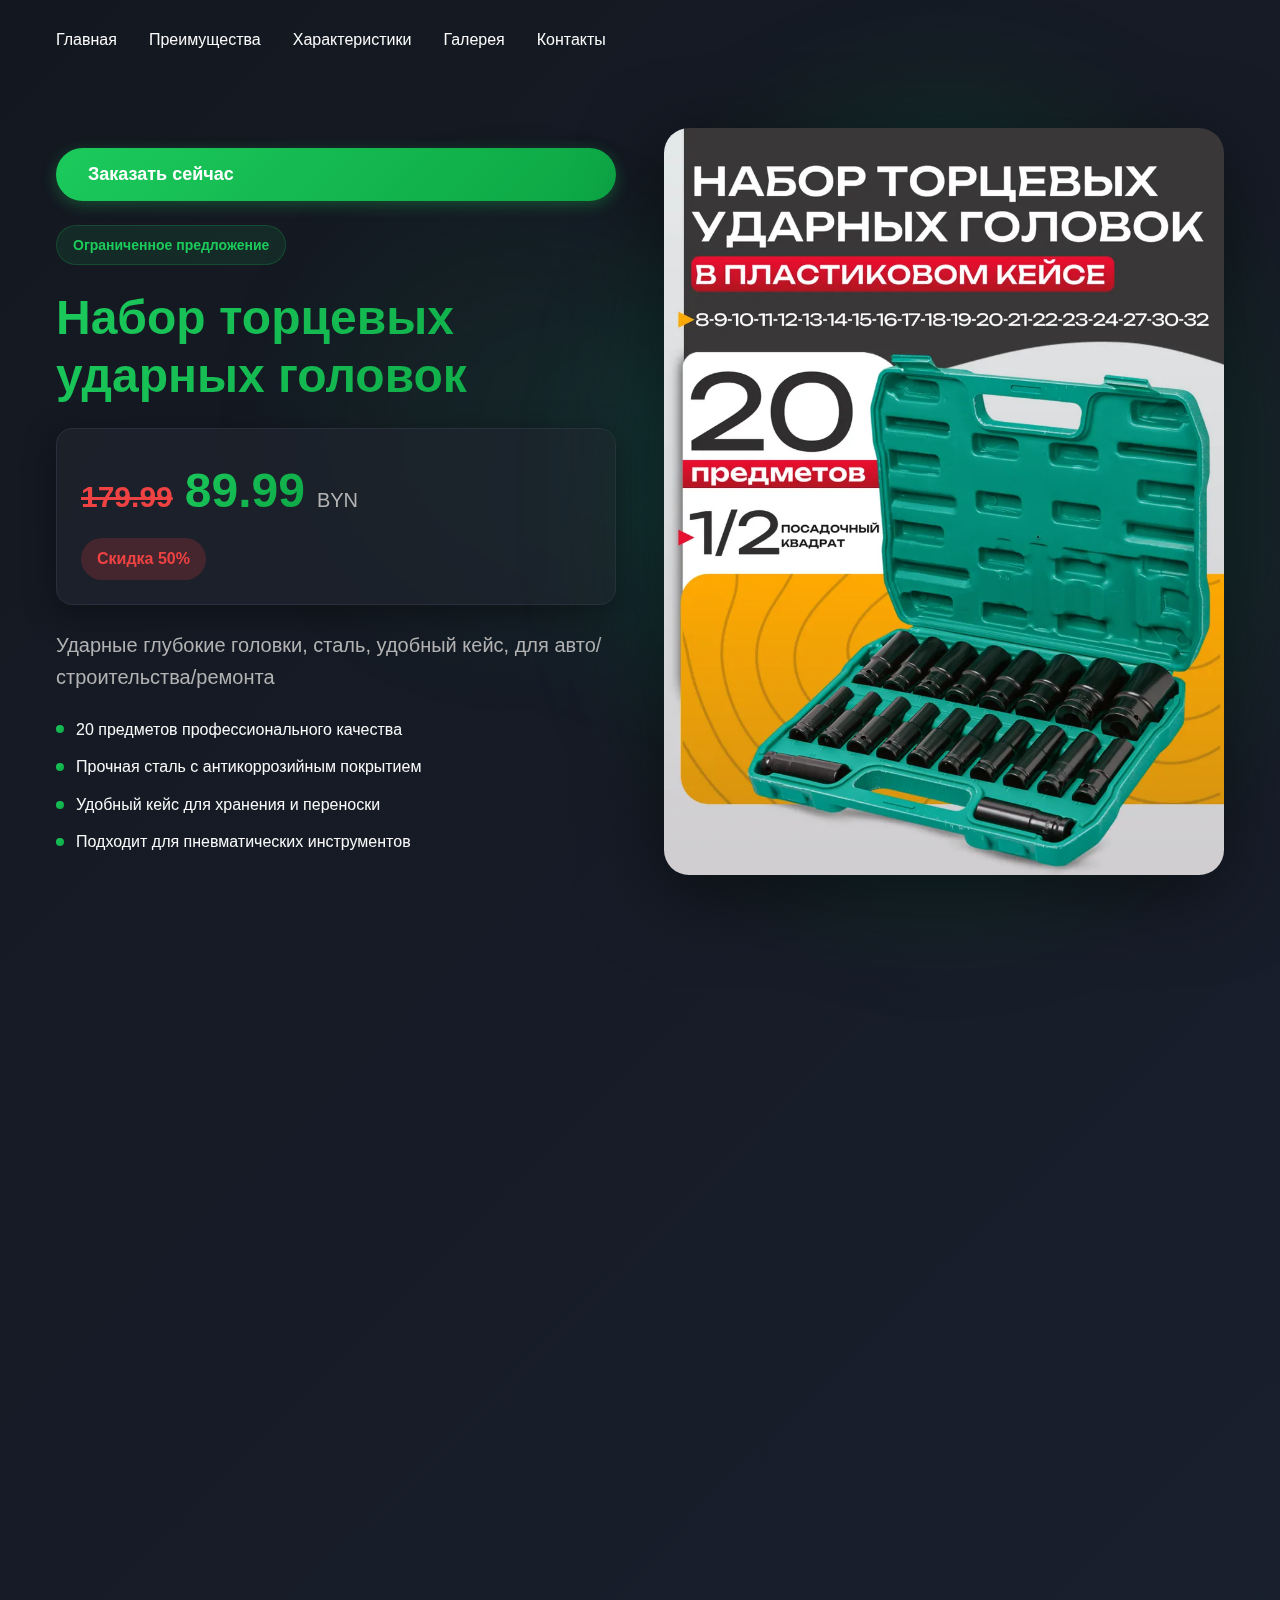
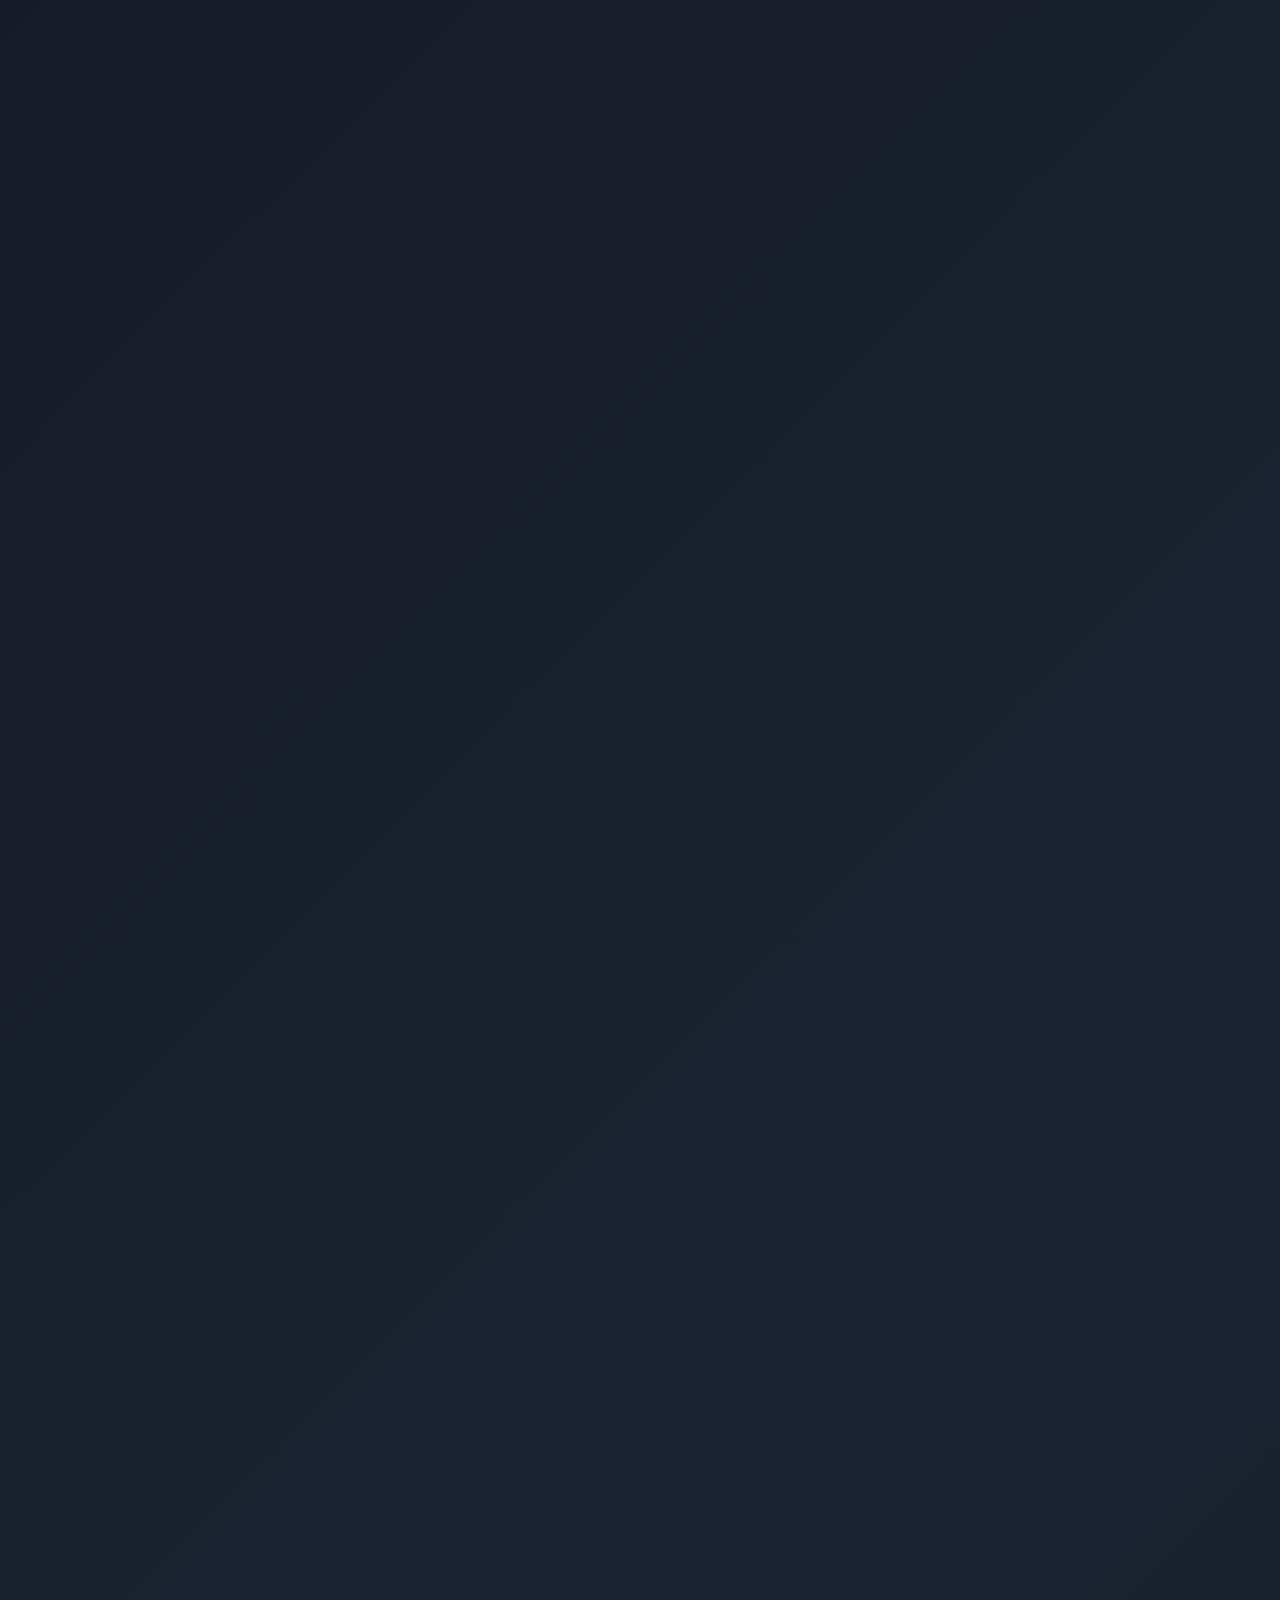
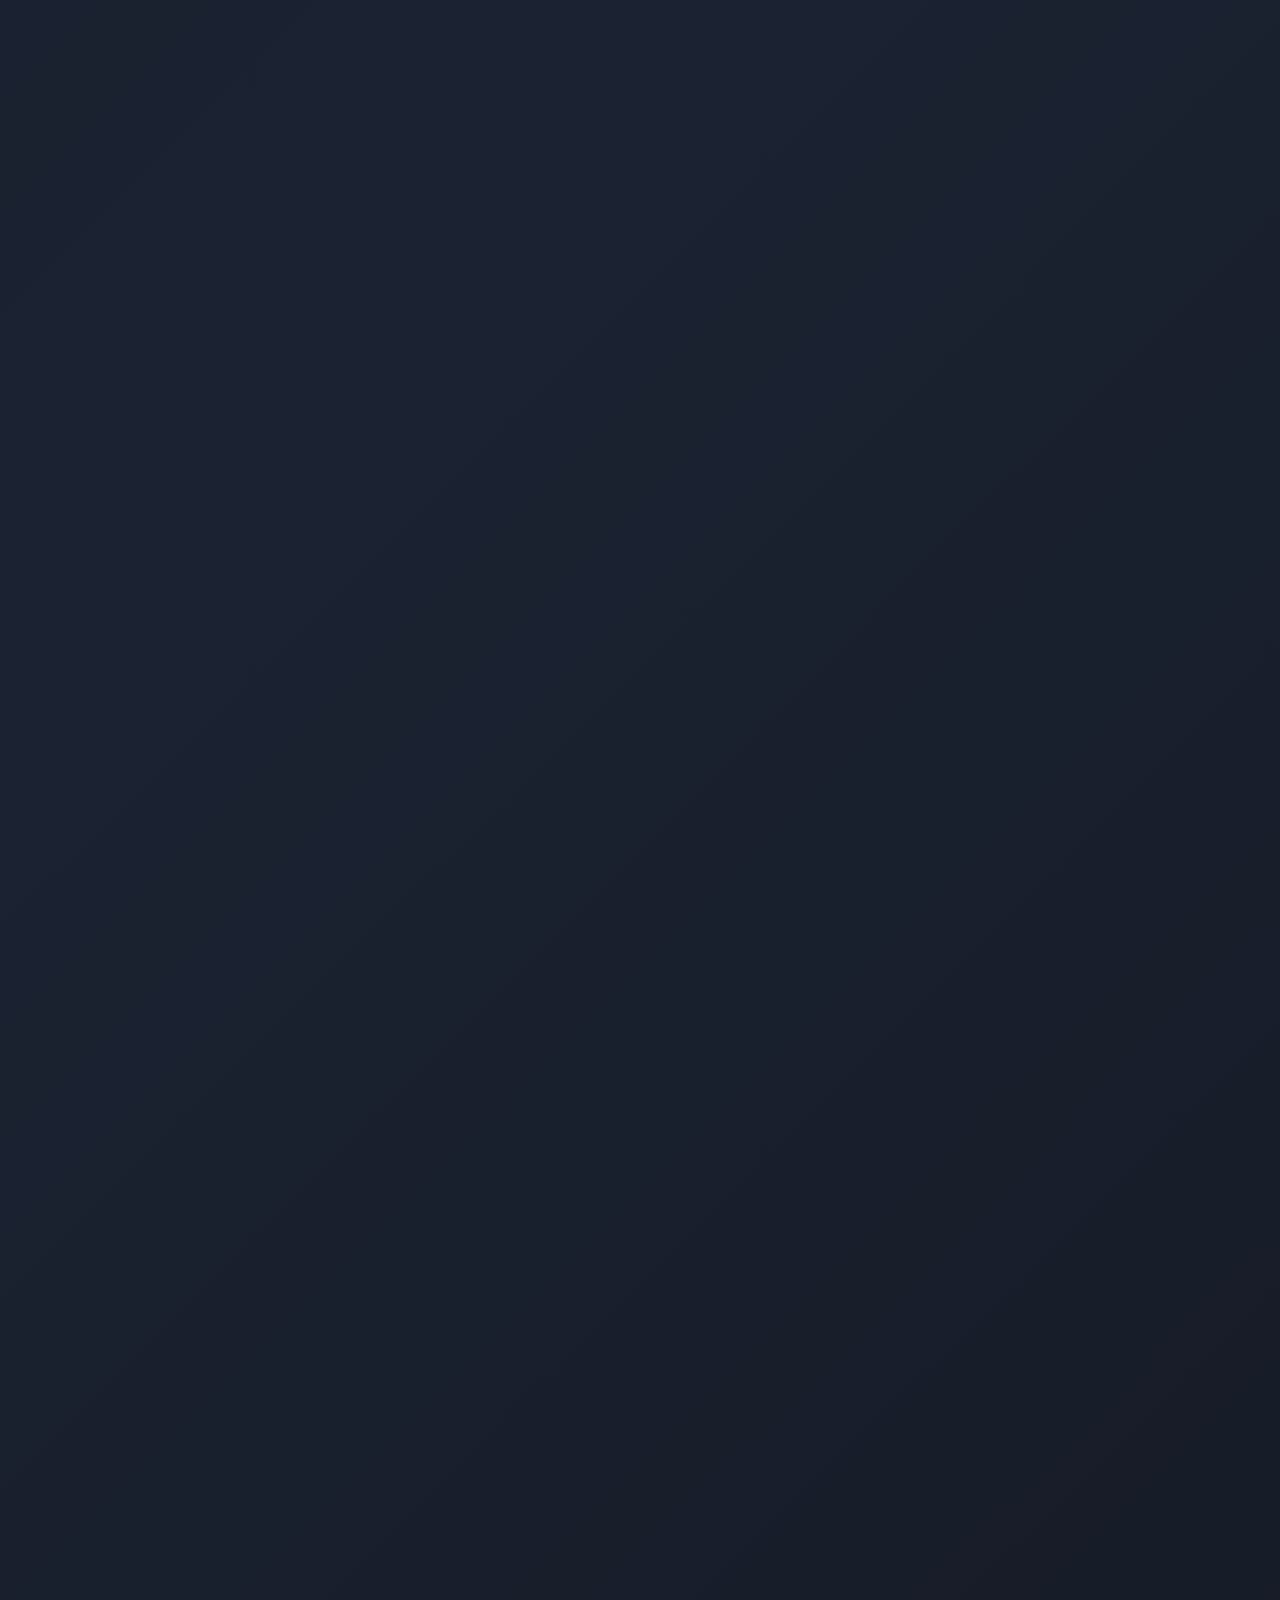
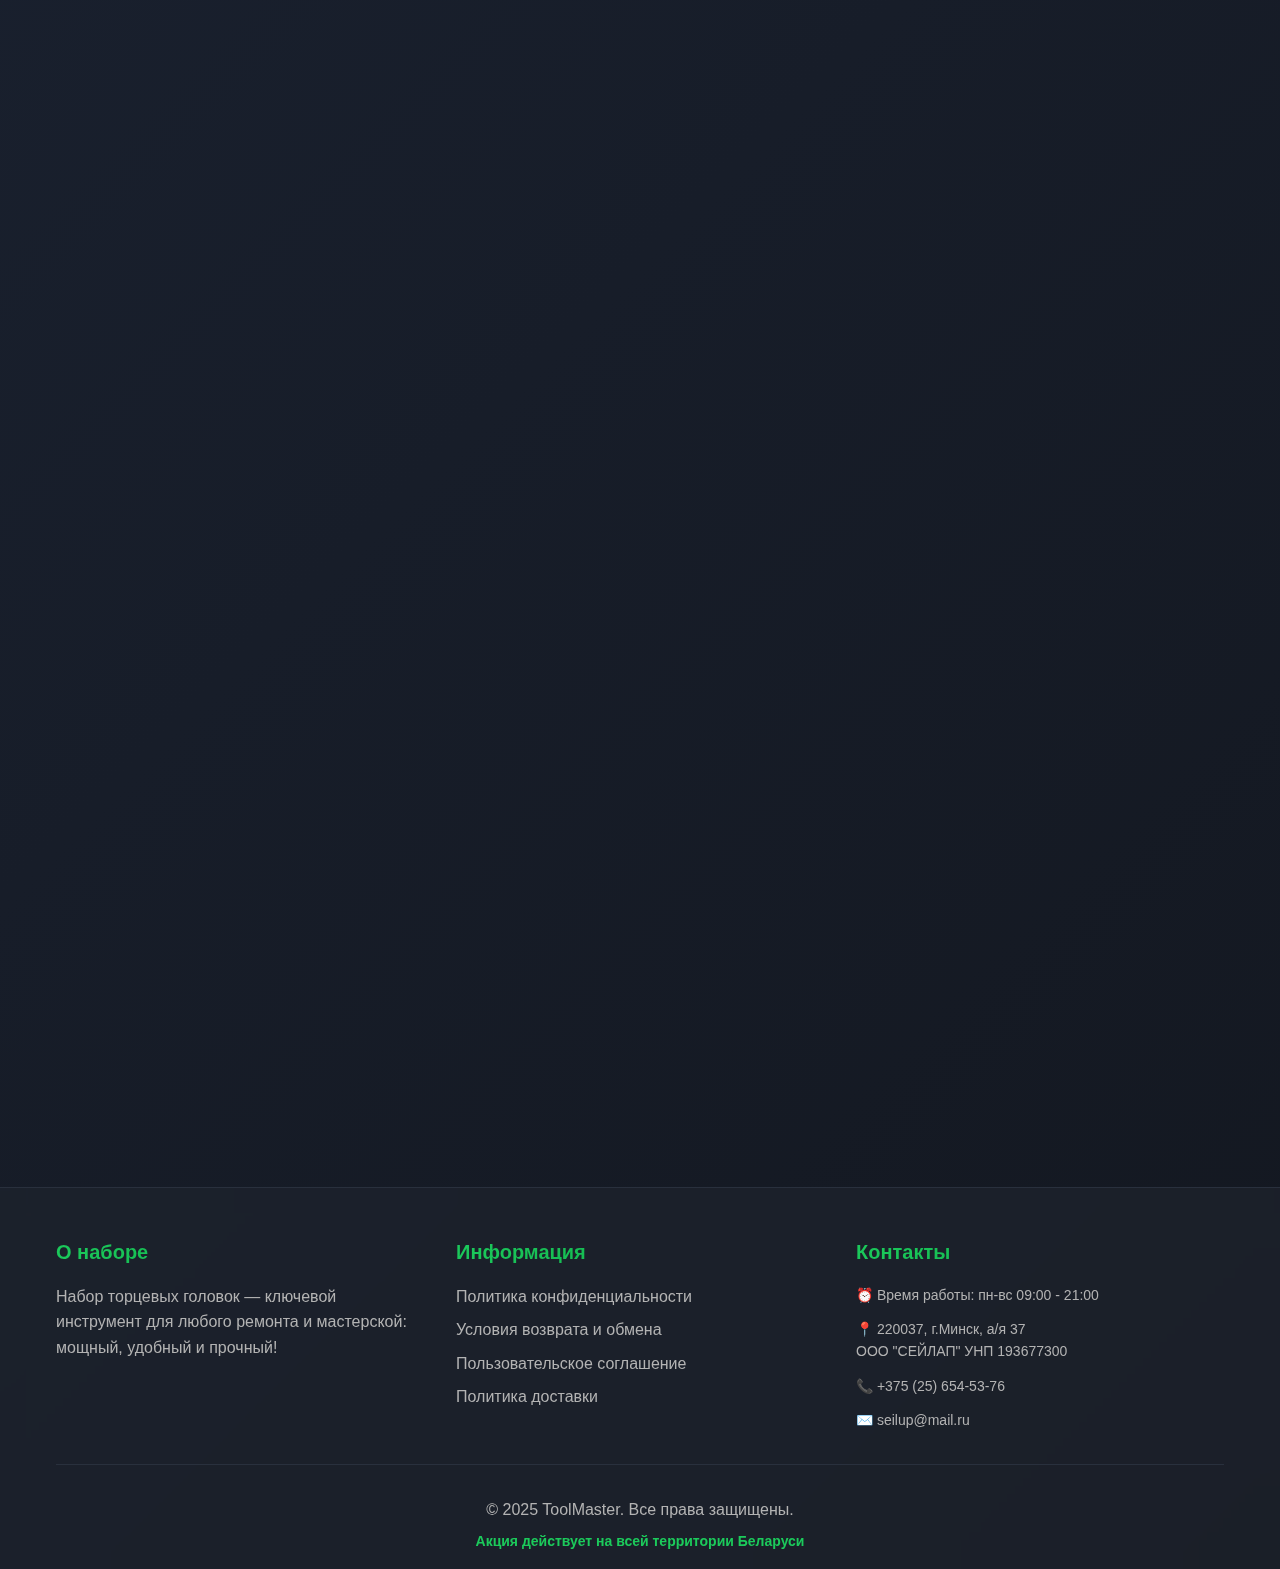
<file: index.html>
<!DOCTYPE html>
<html lang="ru">
<head>
  <meta charset="UTF-8">
  <meta name="viewport" content="width=device-width, initial-scale=1.0">
  <title>Набор торцевых ударных головок 1/2" — 20 штук | Скидка 50%</title>
  <link rel="shortcut icon" href="shopping-cart.png" type="image/x-icon" />
  <meta name="description" content="Набор ударных глубоких головок 1/2 дюйма — 20 предметов для авто, строительства и мастерской. Прочная сталь, кейс для хранения, подходит для ручного и пневматического инструмента. Скидка 50%!">
  <meta name="keywords" content="набор головок, торцевые головки, ударные головки, инструменты, автосервис, ремонт авто">
  
  <meta property="og:title" content="Набор торцевых ударных головок 1/2 — 20 штук | Скидка 50%">
  <meta property="og:description" content="Профессиональный набор ударных головок для авто и строительства. Скидка 50%!">
  <meta property="og:type" content="website">
  <meta property="og:image" content="images/1.webp">
  
  <link rel="stylesheet" href="style.css">
</head>
<body>
  <!-- Header -->
  <header class="header" id="header">
    <div class="container">
      <nav class="nav">
        <!-- <div class="logo">ToolMaster</div> -->
        
        <ul class="nav-menu" id="navMenu">
          <li><a href="#home" class="nav-link">Главная</a></li>
          <li><a href="#features" class="nav-link">Преимущества</a></li>
          <li><a href="#specifications" class="nav-link">Характеристики</a></li>
          <li><a href="#gallery" class="nav-link">Галерея</a></li>
          <li><a href="#contact" class="nav-link">Контакты</a></li>
        </ul>
        
        <button class="hamburger" id="hamburger" aria-label="Меню">
          <span></span>
          <span></span>
          <span></span>
        </button>
      </nav>
    </div>
  </header>

  <!-- Background Effects -->
  <div class="bg-effects">
    <div class="bg-circle bg-circle-1"></div>
    <div class="bg-circle bg-circle-2"></div>
  </div>

  <!-- Hero Section -->
  <section id="home" class="hero">
    <div class="container">
      <div class="hero-content">
        <div class="hero-text">
        
        <!-- <button class="btn btn-primary zakaz-mobile" onclick="scrollToContact()">
            Заказать сейчас

        </button>   -->

          <button class="btn btn-primary" onclick="scrollToContact()">
            Заказать сейчас
          </button>  

          <div class="badge">Ограниченное предложение</div>
          
          <h1 class="hero-title">
            Набор торцевых ударных головок
          </h1>

          <div class="price-card-inline">
            <div class="price-row">
              <span class="price-old-inline">179.99</span>
              <span class="price-main-inline">89.99</span>
              <span class="price-currency">BYN</span>
            </div>
            <div class="discount-badge">Скидка 50%</div>
          </div>

          <p class="hero-subtitle">
            Ударные глубокие головки, сталь, удобный кейс, для авто/строительства/ремонта
          </p>

          <ul class="hero-features">
            <li>20 предметов профессионального качества</li>
            <li>Прочная сталь с антикоррозийным покрытием</li>
            <li>Удобный кейс для хранения и переноски</li>
            <li>Подходит для пневматических инструментов</li>
          </ul>

          <!-- <div class="price-card-inline">
            <div class="price-row">
              <span class="price-old-inline">179.99</span>
              <span class="price-main-inline">89.99</span>
              <span class="price-currency">BYN</span>
            </div>
            <div class="discount-badge">Скидка 50%</div>
          </div>

          <button class="btn btn-primary" onclick="scrollToContact()">
            Заказать сейчас

          </button> -->
        </div>

        <div class="hero-image">
          <div class="image-glow"></div>
          <img src="images/1.webp" alt="Набор торцевых ударных головок" class="product-image">
        </div>
      </div>
    </div>
  </section>

  <!-- Features Section -->
  <section id="features" class="features">
    <div class="container">
      <div class="section-header">
        <h2 class="section-title">Преимущества набора</h2>
        <p class="section-subtitle">Профессиональный инструмент для любых задач</p>
      </div>

      <div class="features-grid">
        <div class="feature-card">
          <div class="feature-icon">🔧</div>
          <h3>Глубокие ударные головки</h3>
          <p>Позволяют работать с крепежом в труднодоступных местах и под нагрузкой.</p>
        </div>

        <div class="feature-card">
          <div class="feature-icon">🛡️</div>
          <h3>Износостойкие материалы</h3>
          <p>Сталь с антикоррозийным покрытием гарантирует долгий срок службы.</p>
        </div>

        <div class="feature-card">
          <div class="feature-icon">📦</div>
          <h3>Кейс для хранения и переноски</h3>
          <p>Удобство транспортировки, защита и быстрый доступ во время работы.</p>
        </div>

        <div class="feature-card">
          <div class="feature-icon">⚡</div>
          <h3>Для ручных и пневматических инструментов</h3>
          <p>Совместимы с гайковертами, пневмо- и электрическим оборудованием.</p>
        </div>

        <div class="feature-card">
          <div class="feature-icon">🎁</div>
          <h3>Подарок для мастера</h3>
          <p>Практичный аксессуар для автосервиса, ремонта мебели, дома или стройки.</p>
        </div>
      </div>
    </div>
  </section>

  <!-- Specifications Section -->
  <section id="specifications" class="specifications">
    <div class="container">
      <div class="section-header">
        <h2 class="section-title">Характеристики</h2>
      </div>

      <div class="spec-list">
        <div class="spec-item">
          <span class="spec-label">Количество предметов в наборе:</span>
          <span class="spec-value">20 шт.</span>
        </div>
        <div class="spec-item">
          <span class="spec-label">Размер посадки:</span>
          <span class="spec-value">1/2 дюйма</span>
        </div>
        <div class="spec-item">
          <span class="spec-label">Тип головки:</span>
          <span class="spec-value">глубокая, ударная</span>
        </div>
        <div class="spec-item">
          <span class="spec-label">Комплектация:</span>
          <span class="spec-value">20 головок, кейс</span>
        </div>
        <div class="spec-item">
          <span class="spec-label">Материал:</span>
          <span class="spec-value">сталь</span>
        </div>
        <div class="spec-item">
          <span class="spec-label">Размеры упаковки:</span>
          <span class="spec-value">33×6×25 см</span>
        </div>
      </div>

      <div class="spec-image-wrapper">
        <img src="images/2.webp" alt="Набор торцевых ударных головок" class="spec-image">
      </div>
    </div>
  </section>

  <!-- Description Section -->
  <section class="description">
    <div class="container">
      <div class="section-header">
        <h2 class="section-title">Описание</h2>
      </div>

      <div class="benefits-grid">
        <div class="benefit-card">
          <div class="bullet"></div>
          <p>Комплект торцевых головок — надежный помощник для ремонта авто, работы с крепежом в доме и мастерской, автосервисе и строительстве.</p>
        </div>
        <div class="benefit-card">
          <div class="bullet"></div>
          <p>Благодаря прочному корпусу и шестигранной форме головок достигается точность и долговечность даже при ударных нагрузках.</p>
        </div>
        <div class="benefit-card">
          <div class="bullet"></div>
          <p>Пластиковый кейс упрощает организацию хранения и защищает комплект при транспортировке, обеспечивая быстрый доступ к инструменту.</p>
        </div>
        <div class="benefit-card">
          <div class="bullet"></div>
          <p>Набор подходит для профессионального мастера, дилера и автолюбителя; оптимален как подарок для работы с автомобилем или мебелью.</p>
        </div>
        <div class="benefit-card">
          <div class="bullet"></div>
          <p>Эффективно справляется с болтами, гайками, крепежами в труднодоступных местах, совместим как с механическими, так и пневмоинструментами.</p>
        </div>
      </div>
    </div>
  </section>

  <!-- Gallery Section -->
  <section id="gallery" class="gallery">
    <div class="container">
      <div class="section-header">
        <h2 class="section-title">Галерея</h2>
        <p class="section-subtitle">Детальные фотографии набора</p>
      </div>

      <div class="gallery-grid">
        <div class="gallery-item" onclick="openModal('images/3.webp')">
          <img src="images/3.webp" alt="Набор ударных головок 1/2 дюйма 20 шт">
        </div>
        <div class="gallery-item" onclick="openModal('images/4.webp')">
          <img src="images/4.webp" alt="Кейс для торцевых головок">
        </div>
        <div class="gallery-item" onclick="openModal('images/5.webp')">
          <img src="images/5.webp" alt="Торцевые головки для ремонта">
        </div>
      </div>
    </div>
  </section>

  <!-- Contact Section -->
  <section id="contact" class="contact">
    <div class="container">
      <div class="section-header">
        <h2 class="section-title">Оформить заказ</h2>
        <p class="section-subtitle">Заполните форму и мы свяжемся с вами</p>
      </div>

      <div class="contact-content">
        <div class="contact-form-wrapper">
          <form class="contact-form" onsubmit="handleSubmit(event)" action="send.php" method="POST">
            <input type="text" name="name" placeholder="Ваше имя" required>
            <input type="tel" name="phone" placeholder="Телефон" required>
            <button type="submit" class="btn btn-primary">Отправить заявку</button>
          </form>

          <div class="contact-info">
            <div class="contact-item">
              <svg width="20" height="20" viewBox="0 0 24 24" fill="none" stroke="currentColor" stroke-width="2">
                <path d="M22 16.92v3a2 2 0 0 1-2.18 2 19.79 19.79 0 0 1-8.63-3.07 19.5 19.5 0 0 1-6-6 19.79 19.79 0 0 1-3.07-8.67A2 2 0 0 1 4.11 2h3a2 2 0 0 1 2 1.72 12.84 12.84 0 0 0 .7 2.81 2 2 0 0 1-.45 2.11L8.09 9.91a16 16 0 0 0 6 6l1.27-1.27a2 2 0 0 1 2.11-.45 12.84 12.84 0 0 0 2.81.7A2 2 0 0 1 22 16.92z"/>
              </svg>
              <a href="tel:+375256545376">+375 (25) 654-53-76</a>
            </div>
            <div class="contact-item">
              <svg width="20" height="20" viewBox="0 0 24 24" fill="none" stroke="currentColor" stroke-width="2">
                <path d="M4 4h16c1.1 0 2 .9 2 2v12c0 1.1-.9 2-2 2H4c-1.1 0-2-.9-2-2V6c0-1.1.9-2 2-2z"/>
                <polyline points="22,6 12,13 2,6"/>
              </svg>
              <a href="mailto:seilup@mail.ru">seilup@mail.ru</a>
            </div>
          </div>
        </div>

        <div class="price-card-large">
          <div class="price-section">
            <p class="price-label">Старая цена</p>
            <div class="price-old-large">179.99 BYN</div>
          </div>
          <div class="price-section">
            <p class="price-label">Новая цена</p>
            <div class="price-new-large">89.99 BYN</div>
          </div>
          <div class="discount-badge-large">Скидка 50%</div>
          <p class="promo-text">Акция действует на всей территории Беларуси</p>
        </div>
      </div>
    </div>
  </section>

  <!-- Footer -->
  <footer class="footer">
    <div class="container">
      <div class="footer-content">
        <div class="footer-section">
          <h3>О наборе</h3>
          <p>Набор торцевых головок — ключевой инструмент для любого ремонта и мастерской: мощный, удобный и прочный!</p>
        </div>

        <div class="footer-section">
          <h3>Информация</h3>
          <ul>
            <li><a href="politics.html">Политика конфиденциальности</a></li>
            <li><a href="dogovor_vozvrata.html">Условия возврата и обмена</a></li>
            <li><a href="agreement.html">Пользовательское соглашение</a></li>
            <li><a href="delivery.html">Политика доставки</a></li>
          </ul>
        </div>

        <div class="footer-section">
          <h3>Контакты</h3>
          <div class="footer-contacts">
            <p>⏰ Время работы: пн-вс 09:00 - 21:00</p>
            <p>📍 220037, г.Минск, а/я 37<br>ООО "СЕЙЛАП" УНП 193677300</p>
            <p>📞 <a href="tel:+375256545376">+375 (25) 654-53-76</a></p>
            <p>✉️ <a href="mailto:seilup@mail.ru">seilup@mail.ru</a></p>
          </div>
        </div>
      </div>

      <div class="footer-bottom">
        <p>© 2025 ToolMaster. Все права защищены.</p>
        <p class="footer-promo">Акция действует на всей территории Беларуси</p>
      </div>
    </div>
  </footer>

  <!-- Modal -->
  <div class="modal" id="imageModal" onclick="closeModal()">
    <button class="modal-close" onclick="closeModal()">&times;</button>
    <img class="modal-content" id="modalImage" alt="Full size">
  </div>

  <script src="script.js"></script>
  <script src="maskedinput.js"></script>
</body>
</html>
</file>
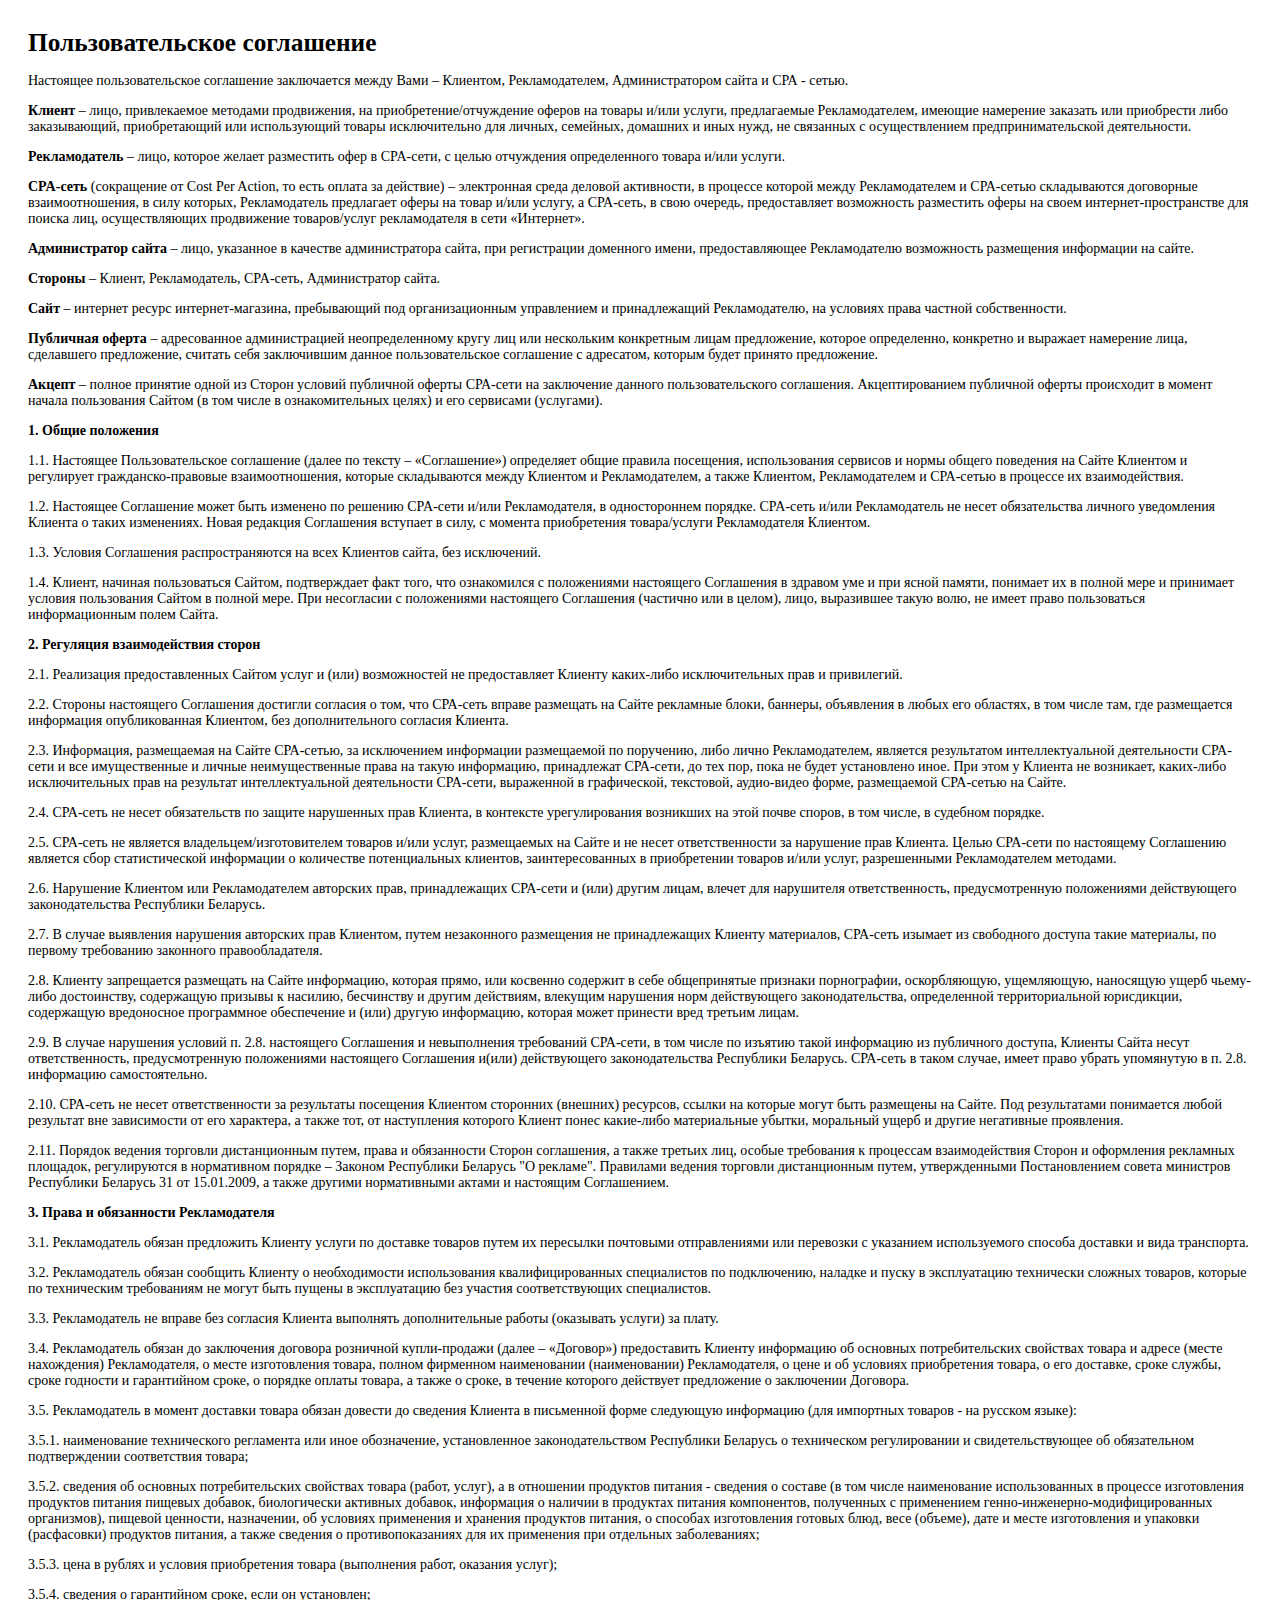
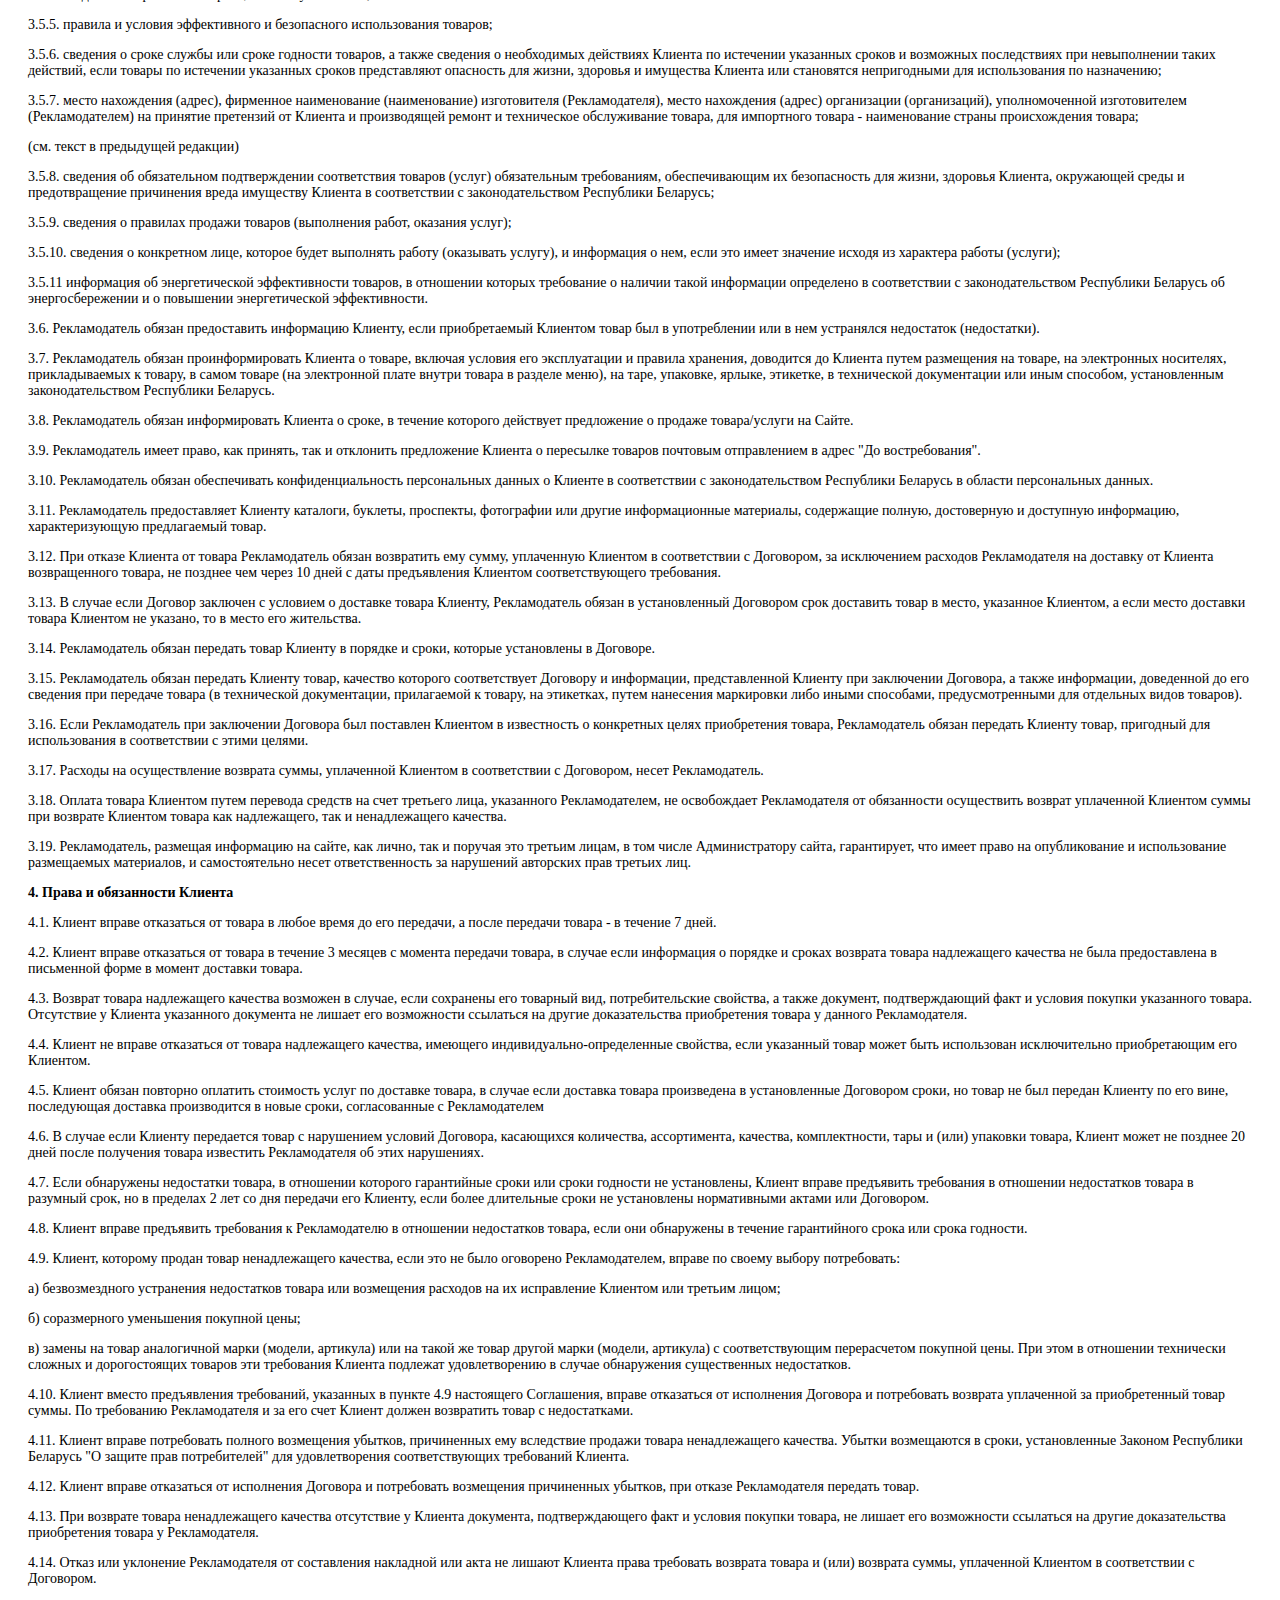
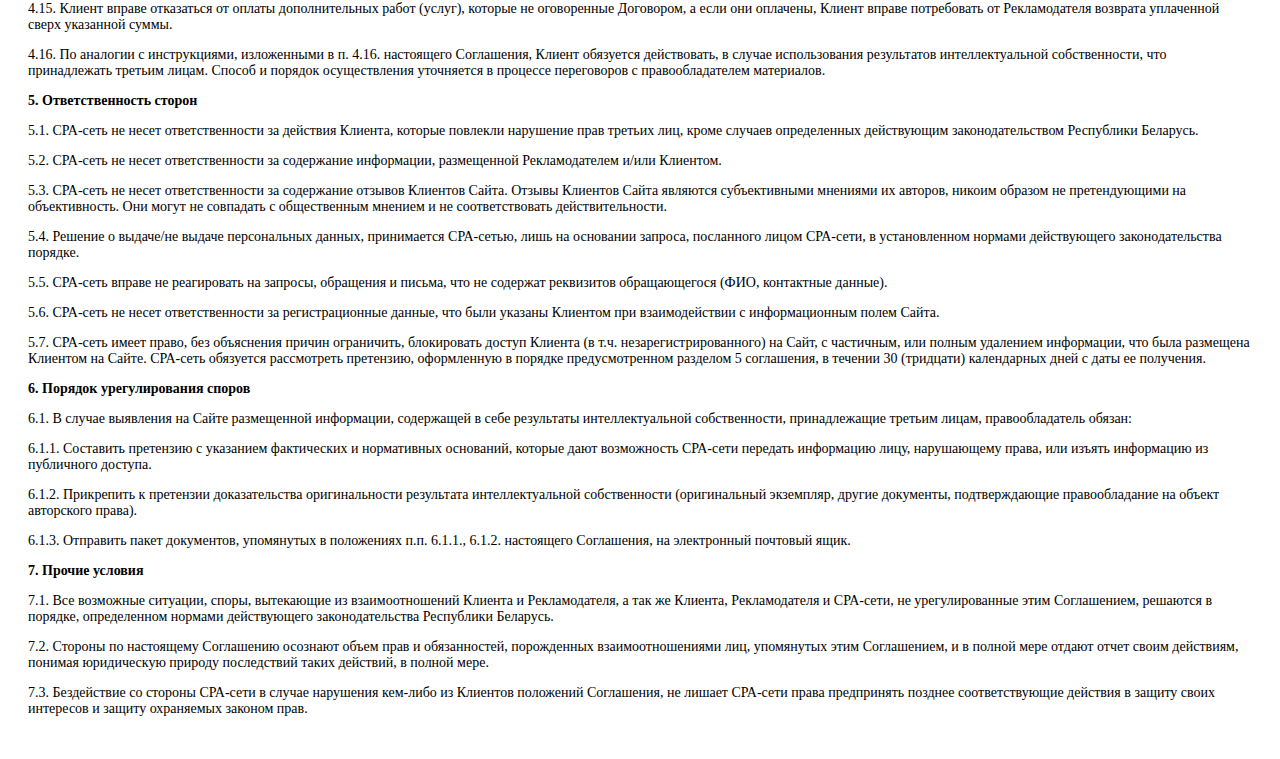
<file: agreement.html>
<html>
    <head>
        <title>Пользовательское соглашение</title>
        <meta charset="UTF-8" />
    </head>
    <body>
    <div style="padding: 20px; font-size: 14px;font-family: 'PT Sans';">
        <h1 style="font-family: 'PT Sans'; padding: 0; margin: 0; margin-bottom: 16px; font-size:19pt; font-weight: bold;">Пользовательское соглашение</h1>
    
        <p>Настоящее пользовательское соглашение заключается между Вами – Клиентом, Рекламодателем, Администратором сайта и СРА - сетью.
        </p>
        <p><strong>Клиент</strong> – лицо, привлекаемое методами продвижения, на приобретение/отчуждение оферов на товары и/или услуги, предлагаемые Рекламодателем, имеющие намерение заказать или приобрести либо заказывающий, приобретающий или использующий товары исключительно для личных, семейных, домашних и иных нужд, не связанных с осуществлением предпринимательской деятельности.
        </p>
        <p><strong>Рекламодатель</strong> – лицо, которое желает разместить офер в CPA-сети, с целью отчуждения определенного товара и/или услуги.
        </p>
        <p><strong>CPA-сеть</strong> (сокращение от Cost Per Action, то есть оплата за действие) – электронная среда деловой активности, в процессе которой между Рекламодателем и СРА-сетью складываются договорные взаимоотношения, в силу которых, Рекламодатель предлагает оферы на товар и/или услугу, а СРА-сеть, в свою очередь, предоставляет возможность разместить оферы на своем интернет-пространстве для поиска лиц, осуществляющих продвижение товаров/услуг рекламодателя в сети «Интернет».
        </p>
        <p><strong>Администратор сайта</strong> – лицо, указанное в качестве администратора сайта, при регистрации доменного имени, предоставляющее Рекламодателю возможность размещения информации на сайте.
        </p>
        <p><strong>Стороны</strong> – Клиент, Рекламодатель, CPA-сеть, Администратор сайта.
        </p>
        <p><strong>Сайт</strong> – интернет ресурс интернет-магазина, пребывающий под организационным управлением и принадлежащий Рекламодателю, на условиях права частной собственности.
        </p>
        <p><strong>Публичная оферта</strong> – адресованное администрацией неопределенному кругу лиц или нескольким конкретным лицам предложение, которое определенно, конкретно и выражает намерение лица, сделавшего предложение, считать себя заключившим данное пользовательское соглашение с адресатом, которым будет принято предложение.
        </p>
        <p><strong>Акцепт</strong> – полное принятие одной из Сторон условий публичной оферты СРА-сети на заключение данного пользовательского соглашения. Акцептированием публичной оферты происходит в момент начала пользования Сайтом (в том числе в ознакомительных целях) и его сервисами (услугами).
        </p>
        <p><strong>1. Общие положения</strong>
        </p>
        <p>1.1. Настоящее Пользовательское соглашение (далее по тексту – «Соглашение») определяет общие правила посещения, использования сервисов и нормы общего поведения на Сайте Клиентом и регулирует гражданско-правовые взаимоотношения, которые складываются между Клиентом и Рекламодателем, а также Клиентом, Рекламодателем и СРА-сетью в процессе их взаимодействия.
        </p>
        <p>1.2. Настоящее Соглашение может быть изменено по решению CPA-сети и/или Рекламодателя, в одностороннем порядке. CPA-сеть и/или Рекламодатель не несет обязательства личного уведомления Клиента о таких изменениях. Новая редакция Соглашения вступает в силу, с момента приобретения товара/услуги Рекламодателя Клиентом.
        </p>
        <p>1.3. Условия Соглашения распространяются на всех Клиентов сайта, без исключений.
        </p>
        <p>1.4. Клиент, начиная пользоваться Сайтом, подтверждает факт того, что ознакомился с положениями настоящего Соглашения в здравом уме и при ясной памяти, понимает их в полной мере и принимает условия пользования Сайтом в полной мере. При несогласии с положениями настоящего Соглашения (частично или в целом), лицо, выразившее такую волю, не имеет право пользоваться информационным полем Сайта.
        </p>
        <p><strong>2. Регуляция взаимодействия сторон</strong>
        </p>
        <p>2.1. Реализация предоставленных Сайтом услуг и (или) возможностей не предоставляет Клиенту каких-либо исключительных прав и привилегий.
        </p>
        <p>2.2. Стороны настоящего Соглашения достигли согласия о том, что СРА-сеть вправе размещать на Сайте рекламные блоки, баннеры, объявления в любых его областях, в том числе там, где размещается информация опубликованная Клиентом, без дополнительного согласия Клиента.
        </p>
        <p>2.3. Информация, размещаемая на Сайте СРА-сетью, за исключением информации размещаемой по поручению, либо лично Рекламодателем, является результатом интеллектуальной деятельности СРА-сети и все имущественные и личные неимущественные права на такую информацию, принадлежат СРА-сети, до тех пор, пока не будет установлено иное. При этом у Клиента не возникает, каких-либо исключительных прав на результат интеллектуальной деятельности СРА-сети, выраженной в графической, текстовой, аудио-видео форме, размещаемой СРА-сетью на Сайте.
        </p>
        <p>2.4. СРА-сеть не несет обязательств по защите нарушенных прав Клиента, в контексте урегулирования возникших на этой почве споров, в том числе, в судебном порядке.
        </p>
        <p>2.5. СРА-сеть не является владельцем/изготовителем товаров и/или услуг, размещаемых на Сайте и не несет ответственности за нарушение прав Клиента. Целью СРА-сети по настоящему Соглашению является сбор статистической информации о количестве потенциальных клиентов, заинтересованных в приобретении товаров и/или услуг, разрешенными Рекламодателем методами.
        </p>
        <p>2.6. Нарушение Клиентом или Рекламодателем авторских прав, принадлежащих СРА-сети и (или) другим лицам, влечет для нарушителя ответственность, предусмотренную положениями действующего законодательства Республики Беларусь.
        </p>
        <p>2.7. В случае выявления нарушения авторских прав Клиентом, путем незаконного размещения не принадлежащих Клиенту материалов, СРА-сеть изымает из свободного доступа такие материалы, по первому требованию законного правообладателя.
        </p>
        <p>2.8. Клиенту запрещается размещать на Сайте информацию, которая прямо, или косвенно содержит в себе общепринятые признаки порнографии, оскорбляющую, ущемляющую, наносящую ущерб чьему-либо достоинству, содержащую призывы к насилию, бесчинству и другим действиям, влекущим нарушения норм действующего законодательства, определенной территориальной юрисдикции, содержащую вредоносное программное обеспечение и (или) другую информацию, которая может принести вред третьим лицам.
        </p>
        <p>2.9. В случае нарушения условий п. 2.8. настоящего Соглашения и невыполнения требований СРА-сети, в том числе по изъятию такой информацию из публичного доступа, Клиенты Сайта несут ответственность, предусмотренную положениями настоящего Соглашения и(или) действующего законодательства Республики Беларусь. СРА-сеть в таком случае, имеет право убрать упомянутую в п. 2.8. информацию самостоятельно.
        </p>
        <p>2.10. СРА-сеть не несет ответственности за результаты посещения Клиентом сторонних (внешних) ресурсов, ссылки на которые могут быть размещены на Сайте. Под результатами понимается любой результат вне зависимости от его характера, а также тот, от наступления которого Клиент понес какие-либо материальные убытки, моральный ущерб и другие негативные проявления.
        </p>
        <p>2.11. Порядок ведения торговли дистанционным путем, права и обязанности Сторон соглашения, а также третьих лиц, особые требования к процессам взаимодействия Сторон и оформления рекламных площадок, регулируются в нормативном порядке – Законом Республики Беларусь "О рекламе".
Правилами ведения торговли дистанционным путем, утвержденными Постановлением совета министров Республики Беларусь  31 от 15.01.2009, а также другими нормативными актами и настоящим Соглашением.
        </p>
        <p><strong>3. Права и обязанности Рекламодателя</strong>
        </p>
        <p>3.1. Рекламодатель обязан предложить Клиенту услуги по доставке товаров путем их пересылки почтовыми отправлениями или перевозки с указанием используемого способа доставки и вида транспорта.
        </p>
        <p>3.2. Рекламодатель обязан сообщить Клиенту о необходимости использования квалифицированных специалистов по подключению, наладке и пуску в эксплуатацию технически сложных товаров, которые по техническим требованиям не могут быть пущены в эксплуатацию без участия соответствующих специалистов.
        </p>
        <p>3.3. Рекламодатель не вправе без согласия Клиента выполнять дополнительные работы (оказывать услуги) за плату.
        </p>
        <p>3.4. Рекламодатель обязан до заключения договора розничной купли-продажи (далее – «Договор») предоставить Клиенту информацию об основных потребительских свойствах товара и адресе (месте нахождения) Рекламодателя, о месте изготовления товара, полном фирменном наименовании (наименовании) Рекламодателя, о цене и об условиях приобретения товара, о его доставке, сроке службы, сроке годности и гарантийном сроке, о порядке оплаты товара, а также о сроке, в течение которого действует предложение о заключении Договора.
        </p>
        <p>3.5. Рекламодатель в момент доставки товара обязан довести до сведения Клиента в письменной форме следующую информацию (для импортных товаров - на русском языке):
        </p>
        <p>3.5.1. наименование технического регламента или иное обозначение, установленное законодательством Республики Беларусь о техническом регулировании и свидетельствующее об обязательном подтверждении соответствия товара;
        </p>
        <p>3.5.2. сведения об основных потребительских свойствах товара (работ, услуг), а в отношении продуктов питания - сведения о составе (в том числе наименование использованных в процессе изготовления продуктов питания пищевых добавок, биологически активных добавок, информация о наличии в продуктах питания компонентов, полученных с применением генно-инженерно-модифицированных организмов), пищевой ценности, назначении, об условиях применения и хранения продуктов питания, о способах изготовления готовых блюд, весе (объеме), дате и месте изготовления и упаковки (расфасовки) продуктов питания, а также сведения о противопоказаниях для их применения при отдельных заболеваниях;
        </p>
        <p>3.5.3. цена в рублях и условия приобретения товара (выполнения работ, оказания услуг);
        </p>
        <p>3.5.4. сведения о гарантийном сроке, если он установлен;
        </p>
        <p>3.5.5. правила и условия эффективного и безопасного использования товаров;
        </p>
        <p>3.5.6. сведения о сроке службы или сроке годности товаров, а также сведения о необходимых действиях Клиента по истечении указанных сроков и возможных последствиях при невыполнении таких действий, если товары по истечении указанных сроков представляют опасность для жизни, здоровья и имущества Клиента или становятся непригодными для использования по назначению;
        </p>
        <p>3.5.7. место нахождения (адрес), фирменное наименование (наименование) изготовителя (Рекламодателя), место нахождения (адрес) организации (организаций), уполномоченной изготовителем (Рекламодателем) на принятие претензий от Клиента и производящей ремонт и техническое обслуживание товара, для импортного товара - наименование страны происхождения товара;
        </p>
        <p>(см. текст в предыдущей редакции)
        </p>
        <p>3.5.8. сведения об обязательном подтверждении соответствия товаров (услуг) обязательным требованиям, обеспечивающим их безопасность для жизни, здоровья Клиента, окружающей среды и предотвращение причинения вреда имуществу Клиента в соответствии с законодательством Республики Беларусь;
        </p>
        <p>3.5.9. сведения о правилах продажи товаров (выполнения работ, оказания услуг);
        </p>
        <p>3.5.10. сведения о конкретном лице, которое будет выполнять работу (оказывать услугу), и информация о нем, если это имеет значение исходя из характера работы (услуги);
        </p>
        <p>3.5.11 информация об энергетической эффективности товаров, в отношении которых требование о наличии такой информации определено в соответствии с законодательством Республики Беларусь об энергосбережении и о повышении энергетической эффективности.
        </p>
        <p>3.6. Рекламодатель обязан предоставить информацию Клиенту, если приобретаемый Клиентом товар был в употреблении или в нем устранялся недостаток (недостатки).
        </p>
        <p>3.7. Рекламодатель обязан проинформировать Клиента о товаре, включая условия его эксплуатации и правила хранения, доводится до Клиента путем размещения на товаре, на электронных носителях, прикладываемых к товару, в самом товаре (на электронной плате внутри товара в разделе меню), на таре, упаковке, ярлыке, этикетке, в технической документации или иным способом, установленным законодательством Республики Беларусь.
        </p>
        <p>3.8. Рекламодатель обязан информировать Клиента о сроке, в течение которого действует предложение о продаже товара/услуги на Сайте.
        </p>
        <p>3.9. Рекламодатель имеет право, как принять, так и отклонить предложение Клиента о пересылке товаров почтовым отправлением в адрес "До востребования".
        </p>
        <p>3.10. Рекламодатель обязан обеспечивать конфиденциальность персональных данных о Клиенте в соответствии с законодательством Республики Беларусь в области персональных данных.
        </p>
        <p>3.11. Рекламодатель предоставляет Клиенту каталоги, буклеты, проспекты, фотографии или другие информационные материалы, содержащие полную, достоверную и доступную информацию, характеризующую предлагаемый товар.
        </p>
        <p>3.12. При отказе Клиента от товара Рекламодатель обязан возвратить ему сумму, уплаченную Клиентом в соответствии с Договором, за исключением расходов Рекламодателя на доставку от Клиента возвращенного товара, не позднее чем через 10 дней с даты предъявления Клиентом соответствующего требования.
        </p>
        <p>3.13. В случае если Договор заключен с условием о доставке товара Клиенту, Рекламодатель обязан в установленный Договором срок доставить товар в место, указанное Клиентом, а если место доставки товара Клиентом не указано, то в место его жительства.
        </p>
        <p>3.14. Рекламодатель обязан передать товар Клиенту в порядке и сроки, которые установлены в Договоре.
        </p>
        <p>3.15. Рекламодатель обязан передать Клиенту товар, качество которого соответствует Договору и информации, представленной Клиенту при заключении Договора, а также информации, доведенной до его сведения при передаче товара (в технической документации, прилагаемой к товару, на этикетках, путем нанесения маркировки либо иными способами, предусмотренными для отдельных видов товаров).
        </p>
        <p>3.16. Если Рекламодатель при заключении Договора был поставлен Клиентом в известность о конкретных целях приобретения товара, Рекламодатель обязан передать Клиенту товар, пригодный для использования в соответствии с этими целями.
        </p>
        <p>3.17. Расходы на осуществление возврата суммы, уплаченной Клиентом в соответствии с Договором, несет Рекламодатель.
        </p>
        <p>3.18. Оплата товара Клиентом путем перевода средств на счет третьего лица, указанного Рекламодателем, не освобождает Рекламодателя от обязанности осуществить возврат уплаченной Клиентом суммы при возврате Клиентом товара как надлежащего, так и ненадлежащего качества.
        </p>
        <p>3.19. Рекламодатель, размещая информацию на сайте, как лично, так и поручая это третьим лицам, в том числе Администратору сайта, гарантирует, что имеет право на опубликование и использование размещаемых материалов, и самостоятельно несет ответственность за нарушений авторских прав третьих лиц.
        </p>
        <p><strong>4. Права и обязанности Клиента</strong>
        </p>
        <p>4.1. Клиент вправе отказаться от товара в любое время до его передачи, а после передачи товара - в течение 7 дней.
        </p>
        <p>4.2. Клиент вправе отказаться от товара в течение 3 месяцев с момента передачи товара, в случае если информация о порядке и сроках возврата товара надлежащего качества не была предоставлена в письменной форме в момент доставки товара.
        </p>
        <p>4.3. Возврат товара надлежащего качества возможен в случае, если сохранены его товарный вид, потребительские свойства, а также документ, подтверждающий факт и условия покупки указанного товара. Отсутствие у Клиента указанного документа не лишает его возможности ссылаться на другие доказательства приобретения товара у данного Рекламодателя.
        </p>
        <p>4.4. Клиент не вправе отказаться от товара надлежащего качества, имеющего индивидуально-определенные свойства, если указанный товар может быть использован исключительно приобретающим его Клиентом.
        </p>
        <p>4.5. Клиент обязан повторно оплатить стоимость услуг по доставке товара, в случае если доставка товара произведена в установленные Договором сроки, но товар не был передан Клиенту по его вине, последующая доставка производится в новые сроки, согласованные с Рекламодателем
        </p>
        <p>4.6. В случае если Клиенту передается товар с нарушением условий Договора, касающихся количества, ассортимента, качества, комплектности, тары и (или) упаковки товара, Клиент может не позднее 20 дней после получения товара известить Рекламодателя об этих нарушениях.
        </p>
        <p>4.7. Если обнаружены недостатки товара, в отношении которого гарантийные сроки или сроки годности не установлены, Клиент вправе предъявить требования в отношении недостатков товара в разумный срок, но в пределах 2 лет со дня передачи его Клиенту, если более длительные сроки не установлены нормативными актами или Договором.
        </p>
        <p>4.8. Клиент вправе предъявить требования к Рекламодателю в отношении недостатков товара, если они обнаружены в течение гарантийного срока или срока годности.
        </p>
        <p>4.9. Клиент, которому продан товар ненадлежащего качества, если это не было оговорено Рекламодателем, вправе по своему выбору потребовать:
        </p>
        <p>а) безвозмездного устранения недостатков товара или возмещения расходов на их исправление Клиентом или третьим лицом;
        </p>
        <p>б) соразмерного уменьшения покупной цены;
        </p>
        <p>в) замены на товар аналогичной марки (модели, артикула) или на такой же товар другой марки (модели, артикула) с соответствующим перерасчетом покупной цены. При этом в отношении технически сложных и дорогостоящих товаров эти требования Клиента подлежат удовлетворению в случае обнаружения существенных недостатков.
        </p>
        <p>4.10. Клиент вместо предъявления требований, указанных в пункте 4.9 настоящего Соглашения, вправе отказаться от исполнения Договора и потребовать возврата уплаченной за приобретенный товар суммы. По требованию Рекламодателя и за его счет Клиент должен возвратить товар с недостатками.
        </p>
        <p>4.11. Клиент вправе потребовать полного возмещения убытков, причиненных ему вследствие продажи товара ненадлежащего качества. Убытки возмещаются в сроки, установленные Законом Республики Беларусь "О защите прав потребителей" для удовлетворения соответствующих требований Клиента.
        </p>
        <p>4.12. Клиент вправе отказаться от исполнения Договора и потребовать возмещения причиненных убытков, при отказе Рекламодателя передать товар.
        </p>
        <p>4.13. При возврате товара ненадлежащего качества отсутствие у Клиента документа, подтверждающего факт и условия покупки товара, не лишает его возможности ссылаться на другие доказательства приобретения товара у Рекламодателя.
        </p>
        <p>4.14. Отказ или уклонение Рекламодателя от составления накладной или акта не лишают Клиента права требовать возврата товара и (или) возврата суммы, уплаченной Клиентом в соответствии с Договором.
        </p>
        <p>4.15. Клиент вправе отказаться от оплаты дополнительных работ (услуг), которые не оговоренные Договором, а если они оплачены, Клиент вправе потребовать от Рекламодателя возврата уплаченной сверх указанной суммы.
        </p>
        <p>4.16. По аналогии с инструкциями, изложенными в п. 4.16. настоящего Соглашения, Клиент обязуется действовать, в случае использования результатов интеллектуальной собственности, что принадлежать третьим лицам. Способ и порядок осуществления уточняется в процессе переговоров с правообладателем материалов.
        </p>
        <p><strong>5. Ответственность сторон</strong>
        </p>
        <p>5.1. СРА-сеть не несет ответственности за действия Клиента, которые повлекли нарушение прав третьих лиц, кроме случаев определенных действующим законодательством Республики Беларусь.
        </p>
        <p>5.2. СРА-сеть не несет ответственности за содержание информации, размещенной Рекламодателем и/или Клиентом.
        </p>
        <p>5.3. СРА-сеть не несет ответственности за содержание отзывов Клиентов Сайта. Отзывы Клиентов Сайта являются субъективными мнениями их авторов, никоим образом не претендующими на объективность. Они могут не совпадать с общественным мнением и не соответствовать действительности.
        </p>
        <p>5.4. Решение о выдаче/не выдаче персональных данных, принимается СРА-сетью, лишь на основании запроса, посланного лицом СРА-сети, в установленном нормами действующего законодательства порядке.
        </p>
        <p>5.5. СРА-сеть вправе не реагировать на запросы, обращения и письма, что не содержат реквизитов обращающегося (ФИО, контактные данные).
        </p>
        <p>5.6. СРА-сеть не несет ответственности за регистрационные данные, что были указаны Клиентом при взаимодействии с информационным полем Сайта.
        </p>
        <p>5.7. СРА-сеть имеет право, без объяснения причин ограничить, блокировать доступ Клиента (в т.ч. незарегистрированного) на Сайт, с частичным, или полным удалением информации, что была размещена Клиентом на Сайте. СРА-сеть обязуется рассмотреть претензию, оформленную в порядке предусмотренном разделом 5 соглашения, в течении 30 (тридцати) календарных дней с даты ее получения.
        </p>
        <p><strong>6. Порядок урегулирования споров</strong>
        </p>
        <p>6.1. В случае выявления на Сайте размещенной информации, содержащей в себе результаты интеллектуальной собственности, принадлежащие третьим лицам, правообладатель обязан:
        </p>
        <p>6.1.1. Составить претензию с указанием фактических и нормативных оснований, которые дают возможность СРА-сети передать информацию лицу, нарушающему права, или изъять информацию из публичного доступа.
        </p>
        <p>6.1.2. Прикрепить к претензии доказательства оригинальности результата интеллектуальной собственности (оригинальный экземпляр, другие документы, подтверждающие правообладание на объект авторского права).
        </p>
        <p>6.1.3. Отправить пакет документов, упомянутых в положениях п.п. 6.1.1., 6.1.2. настоящего Соглашения, на электронный почтовый ящик.</a>
        </p>
        <p><strong>7. Прочие условия</strong>
        </p>
        <p>7.1. Все возможные ситуации, споры, вытекающие из взаимоотношений Клиента и Рекламодателя, а так же Клиента, Рекламодателя и СРА-сети, не урегулированные этим Соглашением, решаются в порядке, определенном нормами действующего законодательства Республики Беларусь.
        </p>
        <p>7.2. Стороны по настоящему Соглашению осознают объем прав и обязанностей, порожденных взаимоотношениями лиц, упомянутых этим Соглашением, и в полной мере отдают отчет своим действиям, понимая юридическую природу последствий таких действий, в полной мере.
        </p>
        <p>7.3. Бездействие со стороны СРА-сети в случае нарушения кем-либо из Клиентов положений Соглашения, не лишает СРА-сети права предпринять позднее соответствующие действия в защиту своих интересов и защиту охраняемых законом прав.
        </p>
    </body>
    </html>
</file>
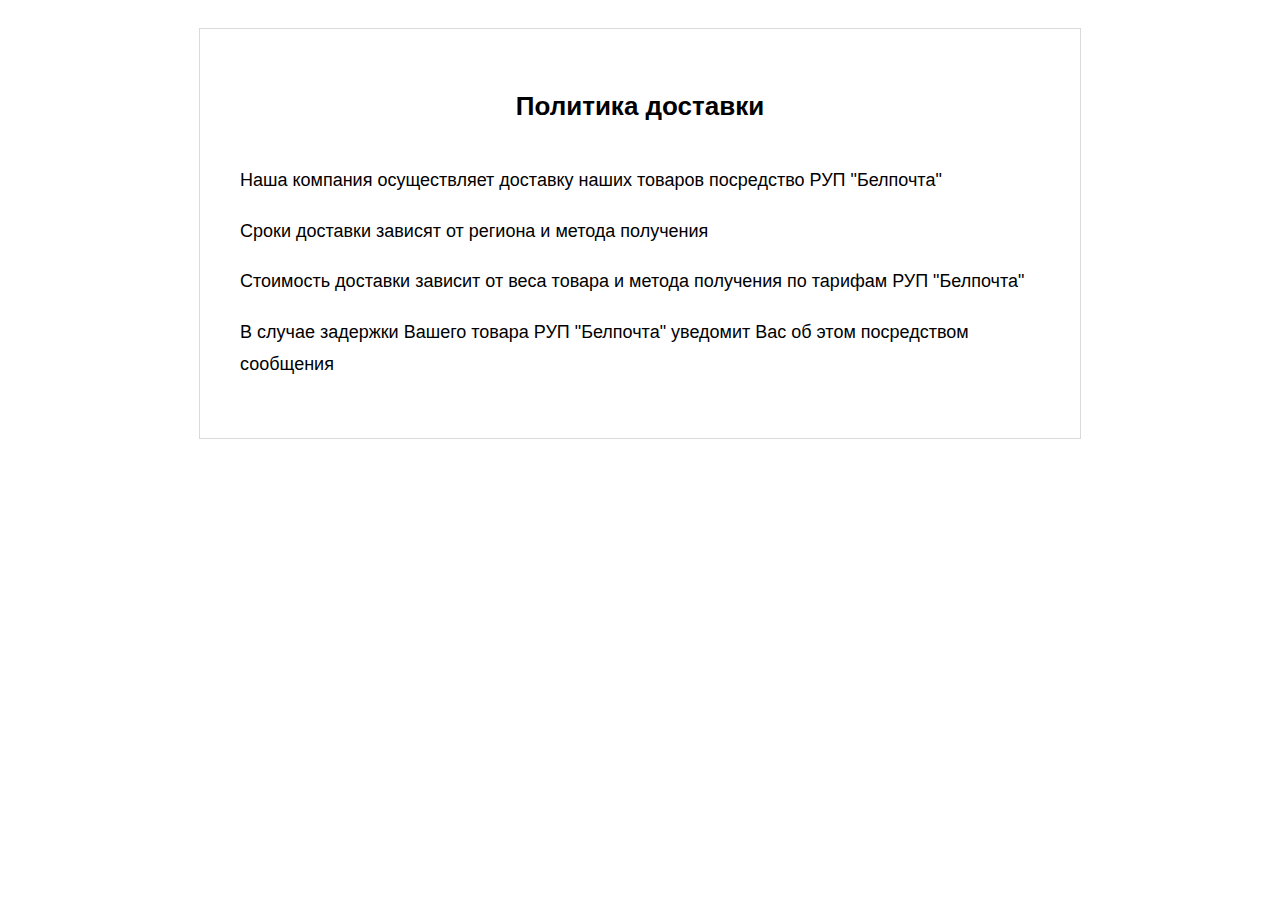
<file: delivery.html>
<html>
  <head>
    <meta charset="UTF-8" />
    <meta name="viewport" content="width=device-width, initial-scale=1.0" />
  </head>

  <style>
    body {
      font-family: "Arial";
      padding: 20px;
    }
    .politic {
      max-width: 800px;
      margin: 0px auto;
      padding: 20px 40px 40px 40px;
      border: 1px solid #dadada;
      line-height: 20px;
    }
    h1 {
      font-size: 26px;
      font-weight: bold;
      text-align: center;
      padding: 30px;
    }
    p {
      font-size: 18px;
      line-height: 1.8em;
    }

    @media (max-width: 900px) {
      p {
        font-size: 14px;
        line-height: 1.5em;
        text-align: justify;
        padding: 10px 10px;
      }
      body {
        padding: 0px;
      }
      .politic {
        max-width: 100%;
        margin: 0px auto;
        padding: 0;
        border: 0px solid #dadada;
        line-height: 20px;
      }
      h1 {
        font-size: 20px;
        font-weight: bold;
        text-align: center;
        padding: 5px;
        line-height: 25px;
      }
    }
  </style>
  <body>
    <div class="politic">
      <h1>Политика доставки</h1>
      <p>
        Наша компания осуществляет доставку наших товаров посредство РУП
        "Белпочта"
      </p>
      <p>Сроки доставки зависят от региона и метода получения</p>
      <p>
        Стоимость доставки зависит от веса товара и метода получения по тарифам
        РУП "Белпочта"
      </p>
      <p>
        В случае задержки Вашего товара РУП "Белпочта" уведомит Вас об этом
        посредством сообщения
      </p>
    </div>
  </body>
</html>
</file>
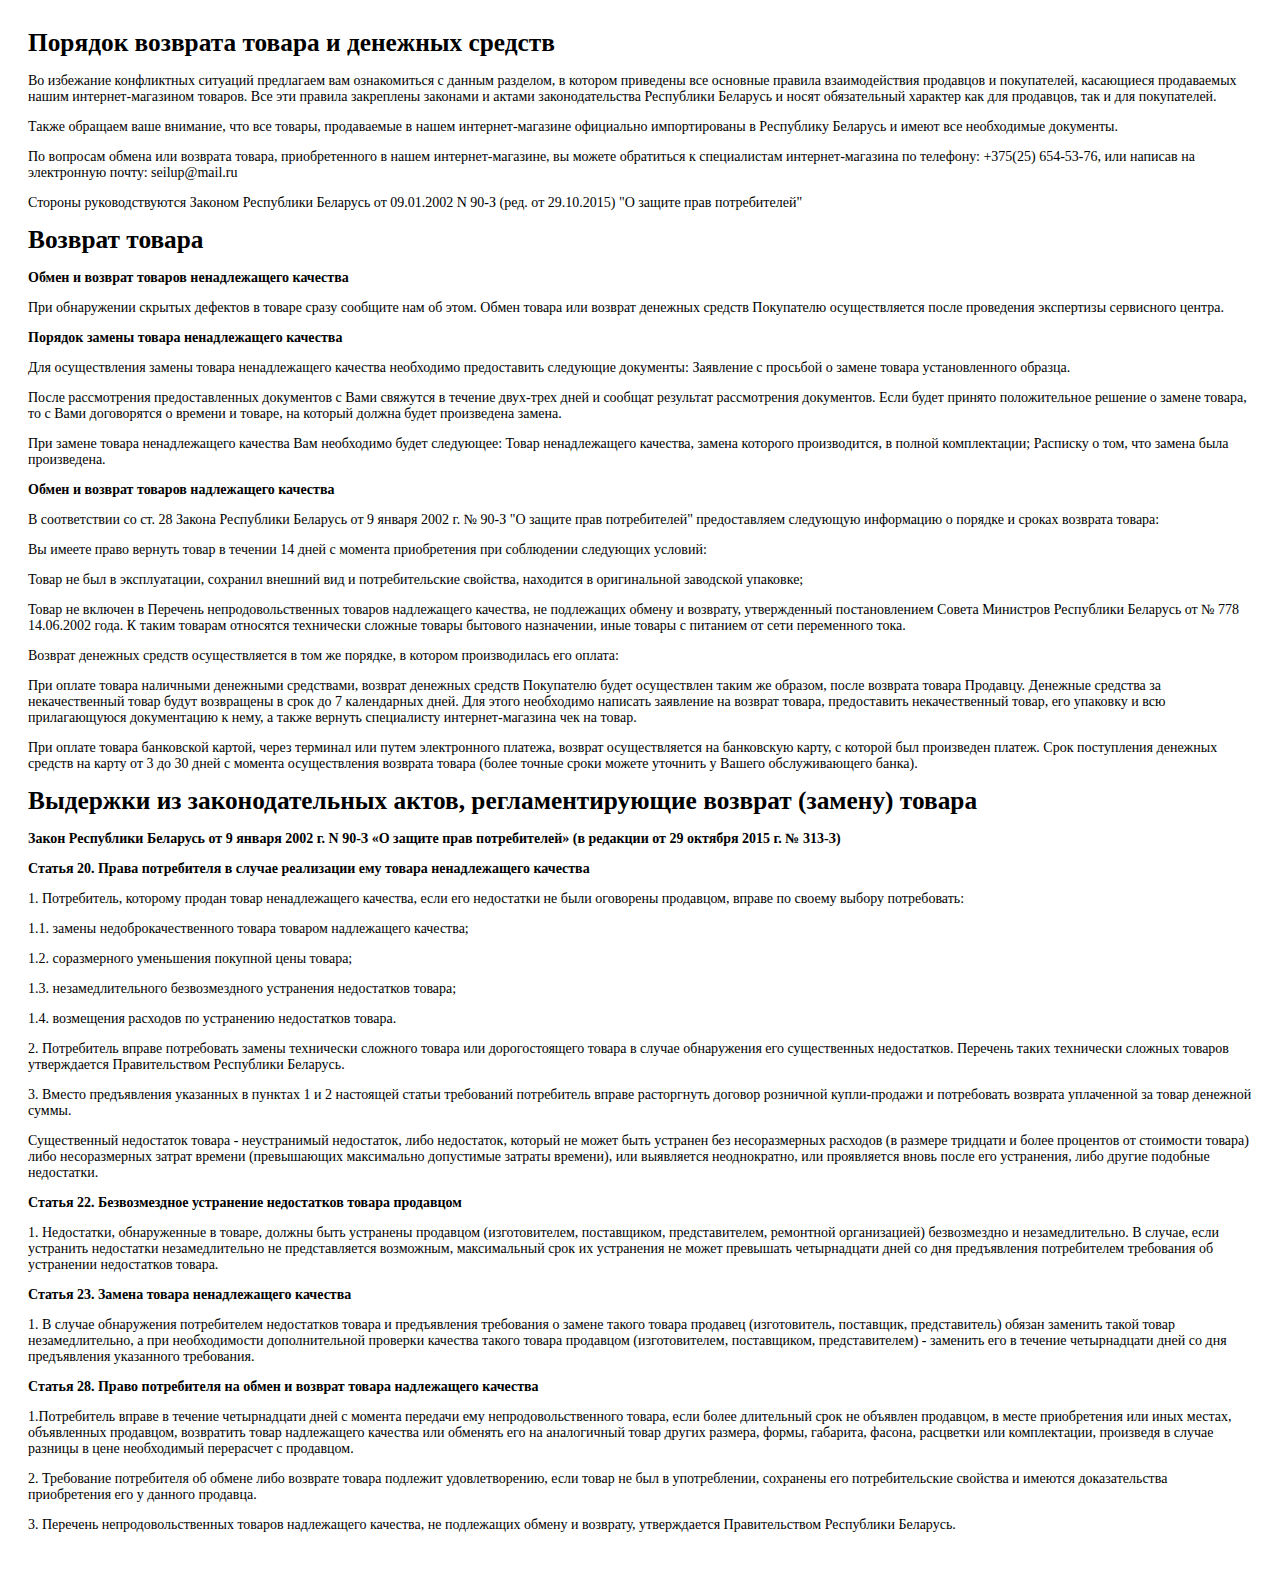
<file: dogovor_vozvrata.html>
<!DOCTYPE html>
<head>
  <meta charset="UTF-8">
  <title>Договор возврата товаров и денежных средств</title>
</head>
<body>
  <div style="padding: 20px; font-size: 14px;font-family: 'PT Sans';">
    <h1 style="font-family: 'PT Sans'; padding: 0; margin: 0; margin-bottom: 16px; font-size:19pt; font-weight: bold;">Порядок возврата товара и денежных средств</h1>
  <p>Во избежание конфликтных ситуаций предлагаем вам ознакомиться с данным разделом, в
    котором приведены все основные правила взаимодействия продавцов и покупателей,
    касающиеся продаваемых нашим интернет-магазином товаров. Все эти правила закреплены
    законами и актами законодательства Республики Беларусь и носят обязательный характер как для
    продавцов, так и для покупателей.</p>
    <p>
Также обращаем ваше внимание, что все товары, продаваемые в нашем интернет-магазине
официально импортированы в Республику Беларусь и имеют все необходимые документы.
    </p>
    <p>По вопросам обмена или возврата товара, приобретенного в нашем интернет-магазине, вы
можете обратиться к специалистам интернет-магазина по телефону: +375(25) 654-53-76, или
написав на электронную почту: seilup@mail.ru</p>
<p>Стороны руководствуются Законом Республики Беларусь от 09.01.2002 N 90-З (ред. от 29.10.2015)
"О защите прав потребителей"</p>
<h1 style="font-family: 'PT Sans'; padding: 0; margin: 0; margin-bottom: 16px; font-size:19pt; font-weight: bold;">Возврат товара</h1>
<p><strong>Обмен и возврат товаров ненадлежащего качества</strong></p>
<p>При обнаружении скрытых дефектов в товаре сразу сообщите нам об этом. Обмен товара или
  возврат денежных средств Покупателю осуществляется после проведения экспертизы сервисного
  центра.</p>
  <p><strong>Порядок замены товара ненадлежащего качества</strong></p>
<p>Для осуществления замены товара ненадлежащего качества необходимо предоставить
  следующие документы:
  Заявление с просьбой о замене товара установленного образца.</p>
  <p>После рассмотрения предоставленных документов с Вами свяжутся в течение двух-трех дней и
    сообщат результат рассмотрения документов. Если будет принято положительное решение о
    замене товара, то с Вами договорятся о времени и товаре, на который должна будет произведена
    замена.</p>
    <p>При замене товара ненадлежащего качества Вам необходимо будет следующее:
      Товар ненадлежащего качества, замена которого производится, в полной комплектации;
      Расписку о том, что замена была произведена.</p>
      <p><strong>Обмен и возврат товаров надлежащего качества</strong></p>
      <p>В соответствии со ст. 28 Закона Республики Беларусь от 9 января 2002 г. № 90-З "О защите прав
        потребителей" предоставляем следующую информацию о порядке и сроках возврата товара:</p><p>
        Вы имеете право вернуть товар в течении 14 дней с момента приобретения при соблюдении
        следующих условий:
        </p>
        <p>Товар не был в эксплуатации, сохранил внешний вид и потребительские свойства, находится в
          оригинальной заводской упаковке;
          </p><p>
          Товар не включен в Перечень непродовольственных товаров надлежащего качества, не
          подлежащих обмену и возврату, утвержденный постановлением Совета Министров Республики
          Беларусь от № 778 14.06.2002 года. К таким товарам относятся технически сложные товары
          бытового назначении, иные товары с питанием от сети переменного тока.</p>
    <p>Возврат денежных средств осуществляется в том же порядке, в котором производилась его
      оплата:</p><p>
      При оплате товара наличными денежными средствами, возврат денежных средств Покупателю
      будет осуществлен таким же образом, после возврата товара Продавцу. Денежные средства за некачественный товар будут возвращены в срок до 7 календарных дней.
      Для этого необходимо написать заявление на возврат товара, предоставить некачественный
      товар, его упаковку и всю прилагающуюся документацию к нему, а также вернуть специалисту
      интернет-магазина чек на товар.</p>
      <p>При оплате товара банковской картой, через терминал или путем электронного платежа, возврат
        осуществляется на банковскую карту, с которой был произведен платеж. Срок поступления
        денежных средств на карту от 3 до 30 дней с момента осуществления возврата товара (более
        точные сроки можете уточнить у Вашего обслуживающего банка). </p>
        <h1 style="font-family: 'PT Sans'; padding: 0; margin: 0; margin-bottom: 16px; font-size:19pt; font-weight: bold;">Выдержки из законодательных актов, регламентирующие возврат (замену) товара</h1>
    <p><strong>Закон Республики Беларусь от 9 января 2002 г. N 90-З «О защите прав потребителей» (в редакции
      от 29 октября 2015 г. № 313-З)</strong></p>
    <p><strong>Статья 20. Права потребителя в случае реализации ему товара ненадлежащего качества</strong></p>
    <p>1. Потребитель, которому продан товар ненадлежащего качества, если его недостатки не были
      оговорены продавцом, вправе по своему выбору потребовать:</p>
    <p>1.1. замены недоброкачественного товара товаром надлежащего качества;</p>
    <p>1.2. соразмерного уменьшения покупной цены товара;</p>
    <p>1.3. незамедлительного безвозмездного устранения недостатков товара;</p>
    <p>1.4. возмещения расходов по устранению недостатков товара.</p>
    <p>2. Потребитель вправе потребовать замены технически сложного товара или дорогостоящего
      товара в случае обнаружения его существенных недостатков. Перечень таких технически сложных
      товаров утверждается Правительством Республики Беларусь.</p>
    <p>3. Вместо предъявления указанных в пунктах 1 и 2 настоящей статьи требований потребитель
      вправе расторгнуть договор розничной купли-продажи и потребовать возврата уплаченной за
      товар денежной суммы.
      </p>
    <p>Существенный недостаток товара - неустранимый недостаток, либо недостаток, который не может
      быть устранен без несоразмерных расходов (в размере тридцати и более процентов от стоимости
      товара) либо несоразмерных затрат времени (превышающих максимально допустимые затраты
      времени), или выявляется неоднократно, или проявляется вновь после его устранения, либо
      другие подобные недостатки.</p>
    <p><strong>Статья 22. Безвозмездное устранение недостатков товара продавцом</strong></p>
    <p>1. Недостатки, обнаруженные в товаре, должны быть устранены продавцом (изготовителем,
      поставщиком, представителем, ремонтной организацией) безвозмездно и незамедлительно. В
      случае, если устранить недостатки незамедлительно не представляется возможным,
      максимальный срок их устранения не может превышать четырнадцати дней со дня предъявления
      потребителем требования об устранении недостатков товара.</p>
    <p><strong>Статья 23. Замена товара ненадлежащего качества</strong></p>
    <p>1. В случае обнаружения потребителем недостатков товара и предъявления требования о замене
      такого товара продавец (изготовитель, поставщик, представитель) обязан заменить такой товар
      незамедлительно, а при необходимости дополнительной проверки качества такого товара
      продавцом (изготовителем, поставщиком, представителем) - заменить его в течение
      четырнадцати дней со дня предъявления указанного требования.</p>
    <p><strong>Статья 28. Право потребителя на обмен и возврат товара надлежащего качества</strong></p>
    <p>1.Потребитель вправе в течение четырнадцати дней с момента передачи ему
      непродовольственного товара, если более длительный срок не объявлен продавцом, в месте
      приобретения или иных местах, объявленных продавцом, возвратить товар надлежащего качества
      или обменять его на аналогичный товар других размера, формы, габарита, фасона, расцветки или
      комплектации, произведя в случае разницы в цене необходимый перерасчет с продавцом.</p><p>
      2. Требование потребителя об обмене либо возврате товара подлежит удовлетворению, если
      товар не был в употреблении, сохранены его потребительские свойства и имеются доказательства
      приобретения его у данного продавца.</p><p>
      3. Перечень непродовольственных товаров надлежащего качества, не подлежащих обмену и
      возврату, утверждается Правительством Республики Беларусь.</p>
</body>
</html>
</file>
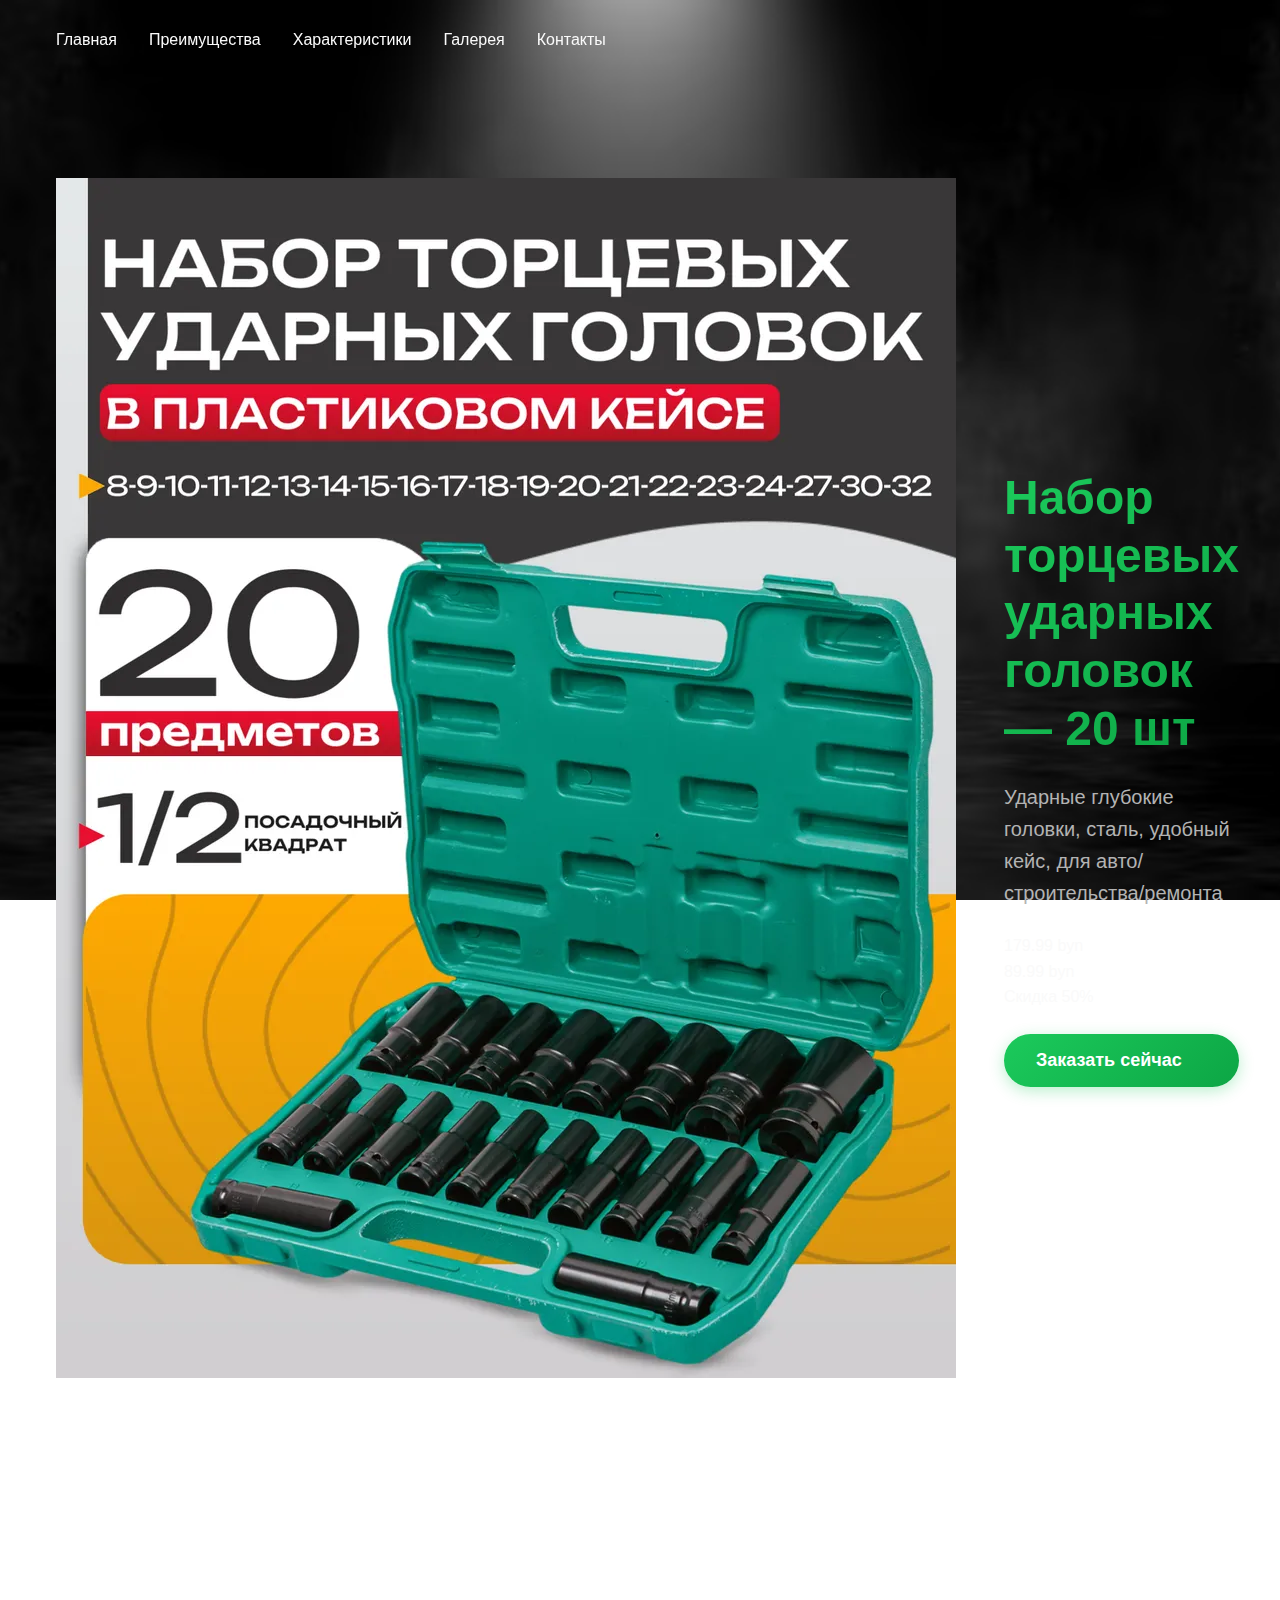
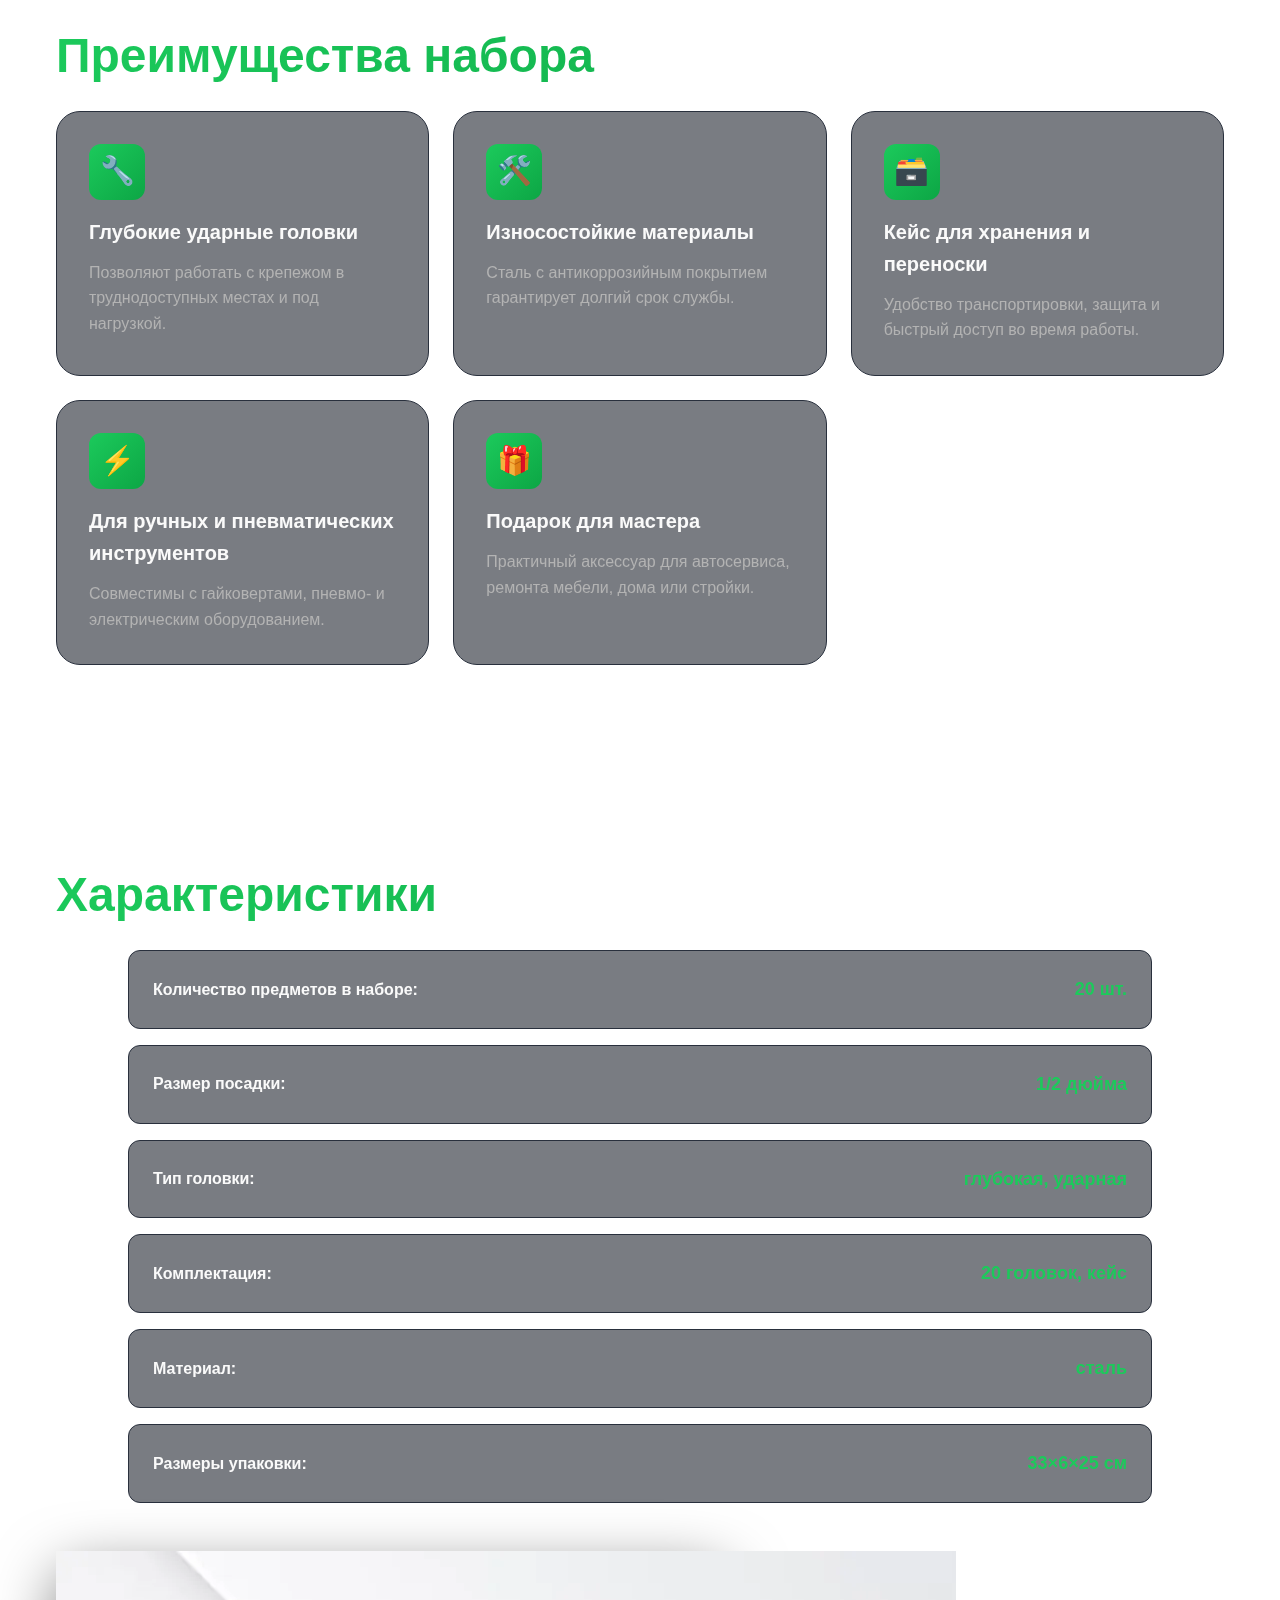
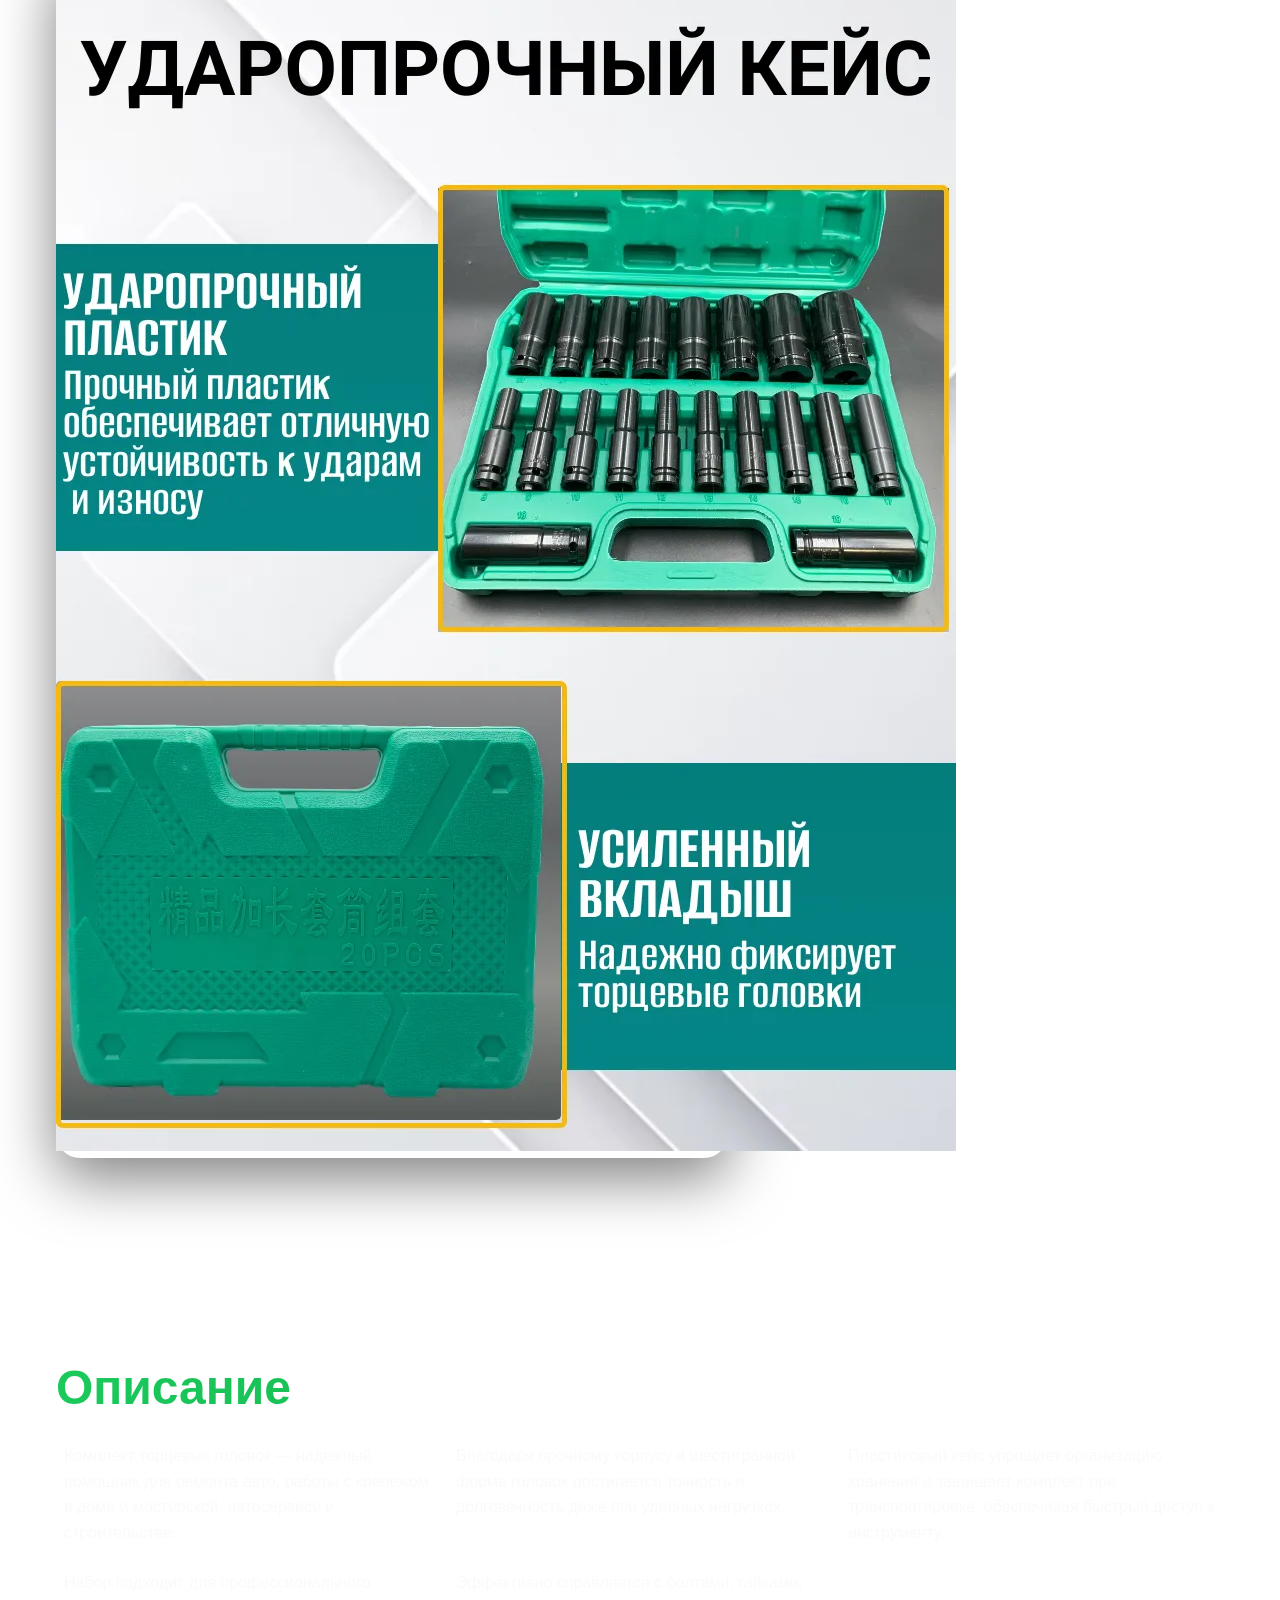
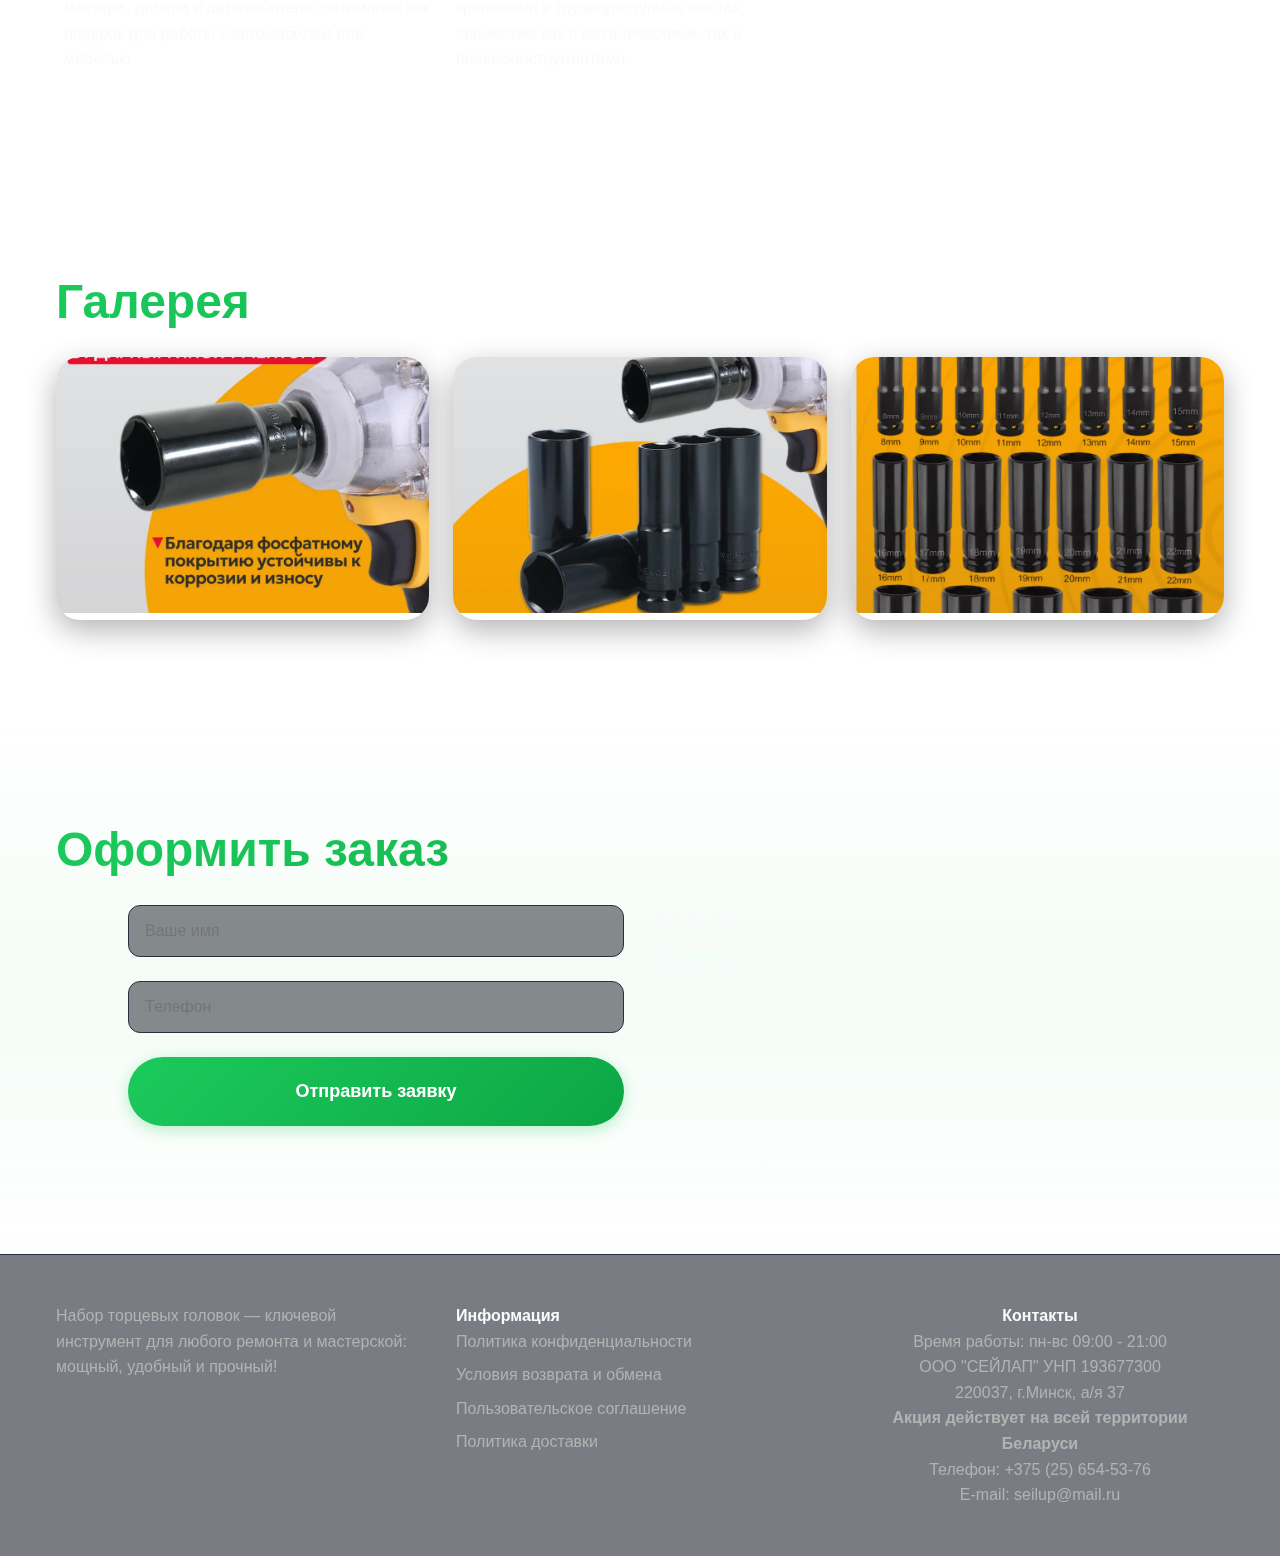
<file: index-old.html>
<!DOCTYPE html>
<html lang="ru">

<head>
  <meta charset="UTF-8" />
  <meta name="viewport" content="width=device-width, initial-scale=1" />
  <title>Набор торцевых ударных головок 1/2" — 20 штук, кейс</title>
  <meta name="description" content="Набор ударных глубоких головок 1/2 дюйма — 20 предметов для авто, строительства и мастерской. Прочная сталь, кейс для хранения, подходит для ручного и пневматического инструмента." />
  <link rel="stylesheet" href="style.css" />
  <link rel="shortcut icon" href="shopping-cart.png" type="image/x-icon" />
</head>
<!-- TikTok Pixel Code Start -->
<script>
!function (w, d, t) {
  w.TiktokAnalyticsObject=t;var ttq=w[t]=w[t]||[];ttq.methods=["page","track","identify","instances","debug","on","off","once","ready","alias","group","enableCookie","disableCookie","holdConsent","revokeConsent","grantConsent"],ttq.setAndDefer=function(t,e){t[e]=function(){t.push([e].concat(Array.prototype.slice.call(arguments,0)))}};for(var i=0;i<ttq.methods.length;i++)ttq.setAndDefer(ttq,ttq.methods[i]);ttq.instance=function(t){for(
var e=ttq._i[t]||[],n=0;n<ttq.methods.length;n++)ttq.setAndDefer(e,ttq.methods[n]);return e},ttq.load=function(e,n){var r="https://analytics.tiktok.com/i18n/pixel/events.js",o=n&&n.partner;ttq._i=ttq._i||{},ttq._i[e]=[],ttq._i[e]._u=r,ttq._t=ttq._t||{},ttq._t[e]=+new Date,ttq._o=ttq._o||{},ttq._o[e]=n||{};n=document.createElement("script")
;n.type="text/javascript",n.async=!0,n.src=r+"?sdkid="+e+"&lib="+t;e=document.getElementsByTagName("script")[0];e.parentNode.insertBefore(n,e)};
  ttq.load('D25148RC77UAP1JBQL9G');
  ttq.page();
}(window, document, 'ttq');
</script>
<!-- TikTok Pixel Code End -->

<body style="background: url(images/body-bg.avif) center center/cover no-repeat; background-attachment: fixed;">
  <div class="hero-bg-blur"></div>
  <!-- Header -->
  <header class="header">
    <div class="container">
      <nav class="nav">
        <ul class="nav-menu">
          <li><a href="#home" class="nav-link">Главная</a></li>
          <li><a href="#features" class="nav-link">Преимущества</a></li>
          <li><a href="#specifications" class="nav-link">Характеристики</a></li>
          <li><a href="#gallery" class="nav-link">Галерея</a></li>
          <li><a href="#contact" class="nav-link">Контакты</a></li>
        </ul>
        <div class="hamburger"><span></span><span></span><span></span></div>
      </nav>
    </div>
  </header>

  <!-- Hero Section -->
  <section id="home" class="hero" style="margin-top: 50px;">
    <div class="container">
      <div class="hero-content">
        <div class="hero-image" style="position: relative;">
          <img src="images/1.webp" alt="Набор торцевых ударных головок 1/2 дюйма 20 шт" class="main-product-image" />
        </div>
        <div class="hero-text">
          <h2 class="hero-title">Набор торцевых ударных головок — 20 шт</h2>
          <p class="hero-subtitle">Ударные глубокие головки, сталь, удобный кейс, для авто/строительства/ремонта</p>
          <div class="hero-cta">
            <div class="price-block">
              <div class="price-old">179.99 byn</div>
              <div class="price-main">89.99 byn</div>
              <div class="discount">Скидка 50%</div>
            </div>
          </div>
          <button class="btn btn-primary btn-top" onclick="scrollToSection('contact')">Заказать сейчас</button>
        </div>
      </div>
    </div>
  </section>

  <!-- Features Section -->
  <section id="features" class="features">
    <div class="container">
      <h2 class="section-title">Преимущества набора</h2>
      <div class="features-grid">
        <div class="feature-card">
          <div class="feature-icon">🔧</div>
          <h3>Глубокие ударные головки</h3>
          <p>Позволяют работать с крепежом в труднодоступных местах и под нагрузкой.</p>
        </div>
        <div class="feature-card">
          <div class="feature-icon">🛠️</div>
          <h3>Износостойкие материалы</h3>
          <p>Сталь с антикоррозийным покрытием гарантирует долгий срок службы.</p>
        </div>
        <div class="feature-card">
          <div class="feature-icon">🗃️</div>
          <h3>Кейс для хранения и переноски</h3>
          <p>Удобство транспортировки, защита и быстрый доступ во время работы.</p>
        </div>
        <div class="feature-card">
          <div class="feature-icon">⚡</div>
          <h3>Для ручных и пневматических инструментов</h3>
          <p>Совместимы с гайковертами, пневмо- и электрическим оборудованием.</p>
        </div>
        <div class="feature-card">
          <div class="feature-icon">🎁</div>
          <h3>Подарок для мастера</h3>
          <p>Практичный аксессуар для автосервиса, ремонта мебели, дома или стройки.</p>
        </div>
      </div>
    </div>
  </section>

  <!-- Specifications Section -->
  <section id="specifications" class="specifications">
    <div class="container">
      <h2 class="section-title">Характеристики</h2>
      <div class="spec-list">
        <div class="spec-item"><span class="spec-label">Количество предметов в наборе:</span> <span class="spec-value">20 шт.</span></div>
        <div class="spec-item"><span class="spec-label">Размер посадки:</span> <span class="spec-value">1/2 дюйма</span></div>
        <div class="spec-item"><span class="spec-label">Тип головки:</span> <span class="spec-value">глубокая, ударная</span></div>
        <div class="spec-item"><span class="spec-label">Комплектация:</span> <span class="spec-value">20 головок, кейс</span></div>
        <div class="spec-item"><span class="spec-label">Материал:</span> <span class="spec-value">сталь</span></div>
        <div class="spec-item"><span class="spec-label">Размеры упаковки:</span> <span class="spec-value">33×6×25 см</span></div>
      </div>
      <div class="spec-image">
        <img src="images/2.webp" alt="Набор торцевых ударных головок 20 шт." />
      </div>
    </div>
  </section>

  <!-- Description Section -->
  <section class="benefits">
    <div class="container">
      <h2 class="section-title">Описание</h2>
      <div class="benefits-grid">
        <div class="benefit-item">
          <p>Комплект торцевых головок — надежный помощник для ремонта авто, работы с крепежом в доме и мастерской, автосервисе и строительстве.</p>
        </div>
        <div class="benefit-item">
          <p>Благодаря прочному корпусу и шестигранной форме головок достигается точность и долговечность даже при ударных нагрузках.</p>
        </div>
        <div class="benefit-item">
          <p>Пластиковый кейс упрощает организацию хранения и защищает комплект при транспортировке, обеспечивая быстрый доступ к инструменту.</p>
        </div>
        <div class="benefit-item">
          <p>Набор подходит для профессионального мастера, дилера и автолюбителя; оптимален как подарок для работы с автомобилем или мебелью.</p>
        </div>
        <div class="benefit-item">
          <p>Эффективно справляется с болтами, гайками, крепежами в труднодоступных местах, совместим как с механическими, так и пневмоинструментами.</p>
        </div>
      </div>
    </div>
  </section>

  <!-- Gallery Section -->
  <section id="gallery" class="gallery">
    <div class="container">
      <h2 class="section-title">Галерея</h2>
      <div class="gallery-grid">
        <div class="gallery-item"><img src="images/3.webp" alt="Набор ударных головок 1/2 дюйма 20 шт" /></div>
        <div class="gallery-item"><img src="images/4.webp" alt="Кейс для торцевых головок, авто и строительство" /></div>
        <div class="gallery-item"><img src="images/5.webp" alt="Торцевые головки для ремонта мебели, авто" /></div>
      </div>
    </div>
  </section>

  <!-- Contact Section -->
  <section id="contact" class="contact">
    <div class="container">
      <h2 class="section-title">Оформить заказ</h2>
      <div class="contact-content">
        <form class="contact-form" onsubmit="handleFormSubmit(event)" action="send.php" method="POST">
          <input type="text" placeholder="Ваше имя" required />
          <input type="text" name="phone" placeholder="Телефон" required />
          <button type="submit" class="btn btn-primary">Отправить заявку</button>
        </form>
        <div class="price-block">
          <div class="price-old">179.99 byn</div>
          <div class="price-main">89.99 byn</div>
          <div class="discount">Скидка 50%</div>
        </div>
      </div>
    </div>
  </section>

  <!-- Footer -->
  <footer class="footer">
    <div class="container">
      <div class="footer-content">
        <div class="footer-section">
          <p>Набор торцевых головок — ключевой инструмент для любого ремонта и мастерской: мощный, удобный и прочный!</p>
        </div>
        <div class="footer-section">
          <h4>Информация</h4>
          <ul>
            <li><a href="politics.html">Политика конфиденциальности</a></li>
            <li><a href="dogovor_vozvrata.html">Условия возврата и обмена</a></li>
            <li><a href="agreement.html">Пользовательское соглашение</a></li>
            <li><a href="delivery.html">Политика доставки</a></li>
          </ul>
        </div>
        <div class="footer-section">
          <h4 style="text-align:center;">Контакты</h4>
          <p style="text-align:center;">Время работы: пн-вс 09:00 - 21:00</p>
          <p style="text-align:center;">ООО "СЕЙЛАП" УНП 193677300<br />220037, г.Минск, а/я 37</p>
          <p style="font-weight:bold;text-align:center;">Акция действует на всей территории Беларуси</p>
          <p style="text-align:center;">Телефон: <a href="tel:+375256545376">+375 (25) 654-53-76</a></p>
          <p style="text-align:center;">E-mail: <a href="mailto:seilup@mail.ru">seilup@mail.ru</a></p>
        </div>
      </div>
    </div>
  </footer>

  <div class="modal" id="imageModal" onclick="closeModal()">
    <img class="modal-content" id="modalImage" />
    <span class="close" onclick="closeModal()">&times;</span>
  </div>
  <script src="script.js"></script>
  <script src="maskedinput.js"></script>
</body>

</html>
</file>
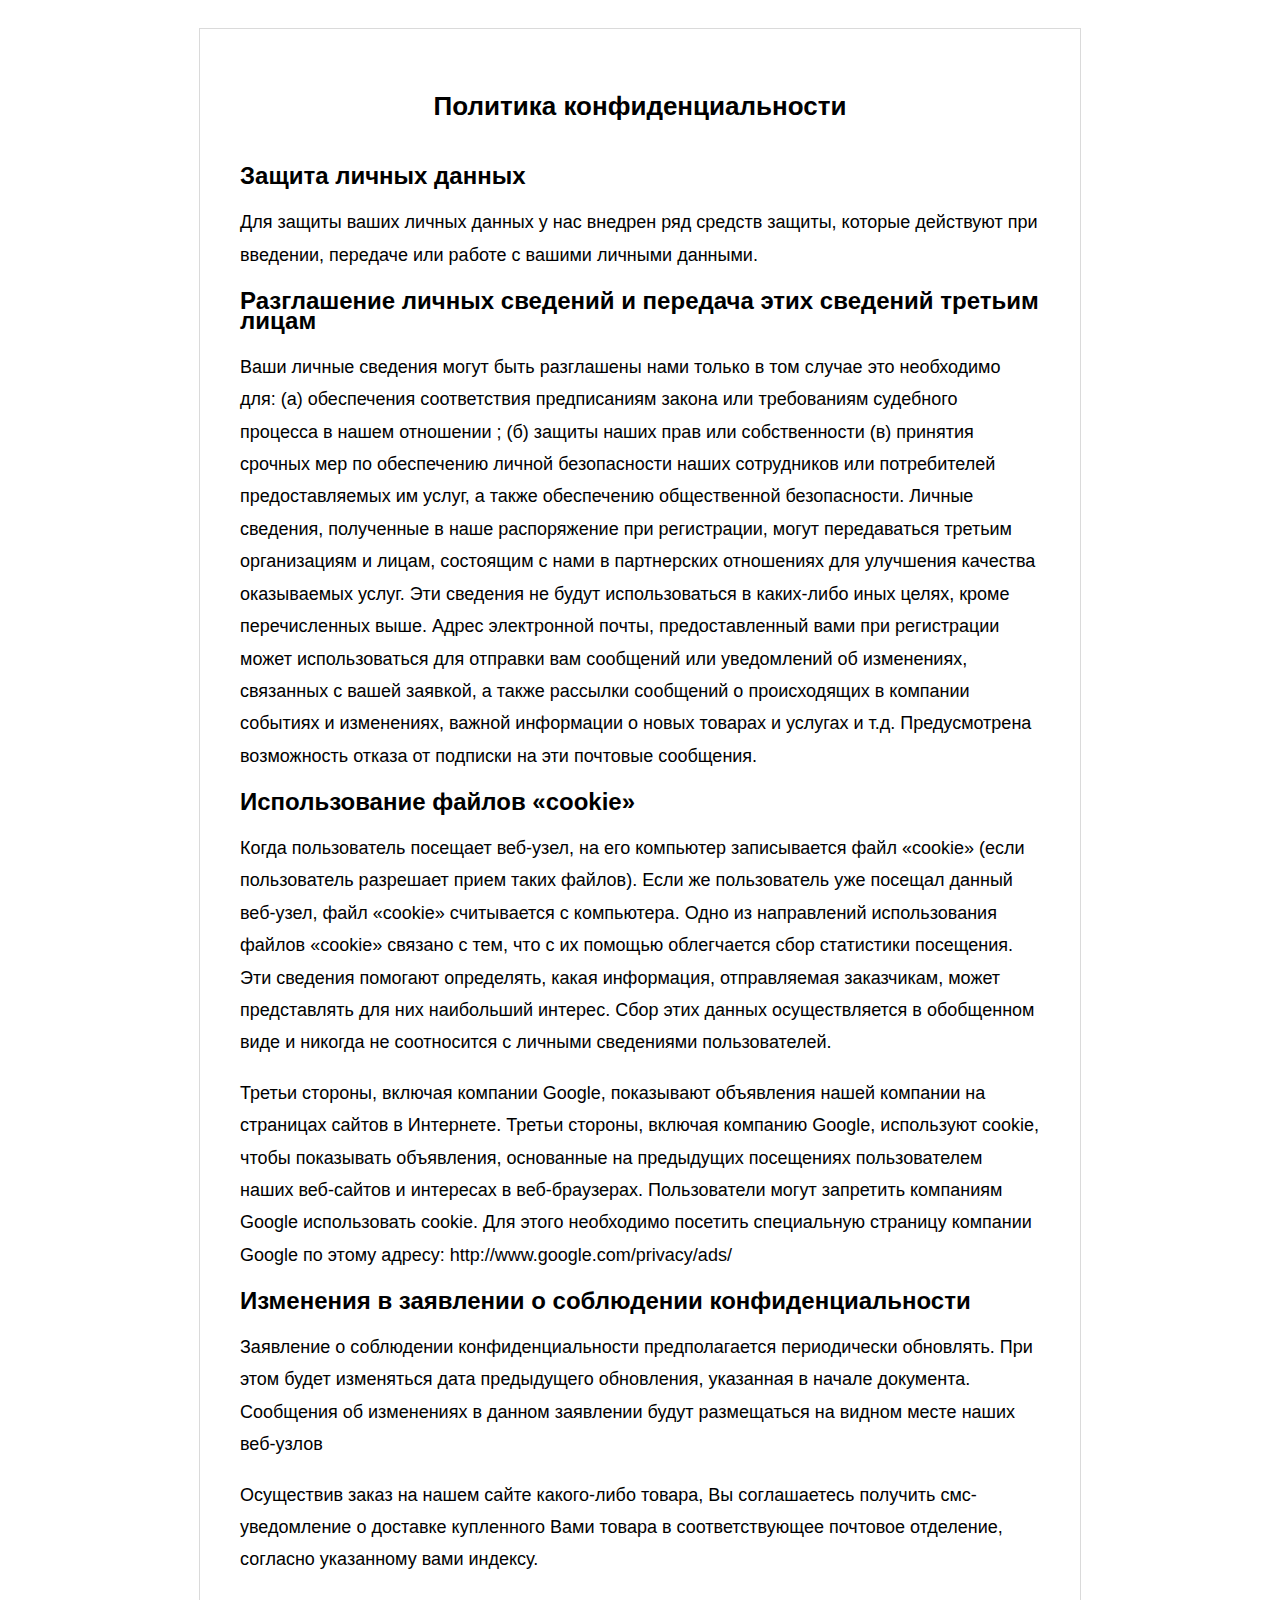
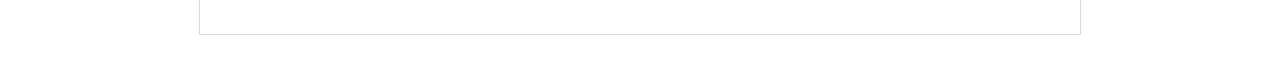
<file: politics.html>
<html>
  <head>
    <meta charset="UTF-8" />
    <meta name="viewport" content="width=device-width, initial-scale=1.0" />
  </head>

  <style>
    body {
      font-family: "Arial";
      padding: 20px;
    }
    .politic {
      max-width: 800px;
      margin: 0px auto;
      padding: 20px 40px 40px 40px;
      border: 1px solid #dadada;
      line-height: 20px;
    }
    h1 {
      font-size: 26px;
      font-weight: bold;
      text-align: center;
      padding: 30px;
    }
    p {
      font-size: 18px;
      line-height: 1.8em;
    }

    @media (max-width: 900px) {
      p {
        font-size: 14px;
        line-height: 1.5em;
        text-align: justify;
        padding: 10px 10px;
      }
      body {
        padding: 0px;
      }
      .politic {
        max-width: 100%;
        margin: 0px auto;
        padding: 0;
        border: 0px solid #dadada;
        line-height: 20px;
      }
      h1 {
        font-size: 20px;
        font-weight: bold;
        text-align: center;
        padding: 5px;
        line-height: 25px;
      }
    }
  </style>
  <body>
    <div class="politic">
      <h1>Политика конфиденциальности</h1>

      <h2>Защита личных данных</h2>
      <p>
        Для защиты ваших личных данных у нас внедрен ряд средств защиты, которые
        действуют при введении, передаче или работе с вашими личными данными.
      </p>

      <h2>
        Разглашение личных сведений и передача этих сведений третьим лицам
      </h2>
      <p>
        Ваши личные сведения могут быть разглашены нами только в том случае это
        необходимо для: (а) обеспечения соответствия предписаниям закона или
        требованиям судебного процесса в нашем отношении ; (б) защиты наших прав
        или собственности (в) принятия срочных мер по обеспечению личной
        безопасности наших сотрудников или потребителей предоставляемых им
        услуг, а также обеспечению общественной безопасности. Личные сведения,
        полученные в наше распоряжение при регистрации, могут передаваться
        третьим организациям и лицам, состоящим с нами в партнерских отношениях
        для улучшения качества оказываемых услуг. Эти сведения не будут
        использоваться в каких-либо иных целях, кроме перечисленных выше. Адрес
        электронной почты, предоставленный вами при регистрации может
        использоваться для отправки вам сообщений или уведомлений об изменениях,
        связанных с вашей заявкой, а также рассылки сообщений о происходящих в
        компании событиях и изменениях, важной информации о новых товарах и
        услугах и т.д. Предусмотрена возможность отказа от подписки на эти
        почтовые сообщения.
      </p>

      <h2>Использование файлов «cookie»</h2>
      <p>
        Когда пользователь посещает веб-узел, на его компьютер записывается файл
        «cookie» (если пользователь разрешает прием таких файлов). Если же
        пользователь уже посещал данный веб-узел, файл «cookie» считывается с
        компьютера. Одно из направлений использования файлов «cookie» связано с
        тем, что с их помощью облегчается сбор статистики посещения. Эти
        сведения помогают определять, какая информация, отправляемая заказчикам,
        может представлять для них наибольший интерес. Сбор этих данных
        осуществляется в обобщенном виде и никогда не соотносится с личными
        сведениями пользователей.
      </p>
      <p>
        Третьи стороны, включая компании Google, показывают объявления нашей
        компании на страницах сайтов в Интернете. Третьи стороны, включая
        компанию Google, используют cookie, чтобы показывать объявления,
        основанные на предыдущих посещениях пользователем наших веб-сайтов и
        интересах в веб-браузерах. Пользователи могут запретить компаниям Google
        использовать cookie. Для этого необходимо посетить специальную страницу
        компании Google по этому адресу: http://www.google.com/privacy/ads/
      </p>

      <h2>Изменения в заявлении о соблюдении конфиденциальности</h2>
      <p>
        Заявление о соблюдении конфиденциальности предполагается периодически
        обновлять. При этом будет изменяться дата предыдущего обновления,
        указанная в начале документа. Сообщения об изменениях в данном заявлении
        будут размещаться на видном месте наших веб-узлов
      </p>
      <p>
        Осуществив заказ на нашем сайте какого-либо товара, Вы соглашаетесь
        получить смс-уведомление о доставке купленного Вами товара в
        соответствующее почтовое отделение, согласно указанному вами индексу.
      </p>
    </div>
  </body>
</html>
</file>
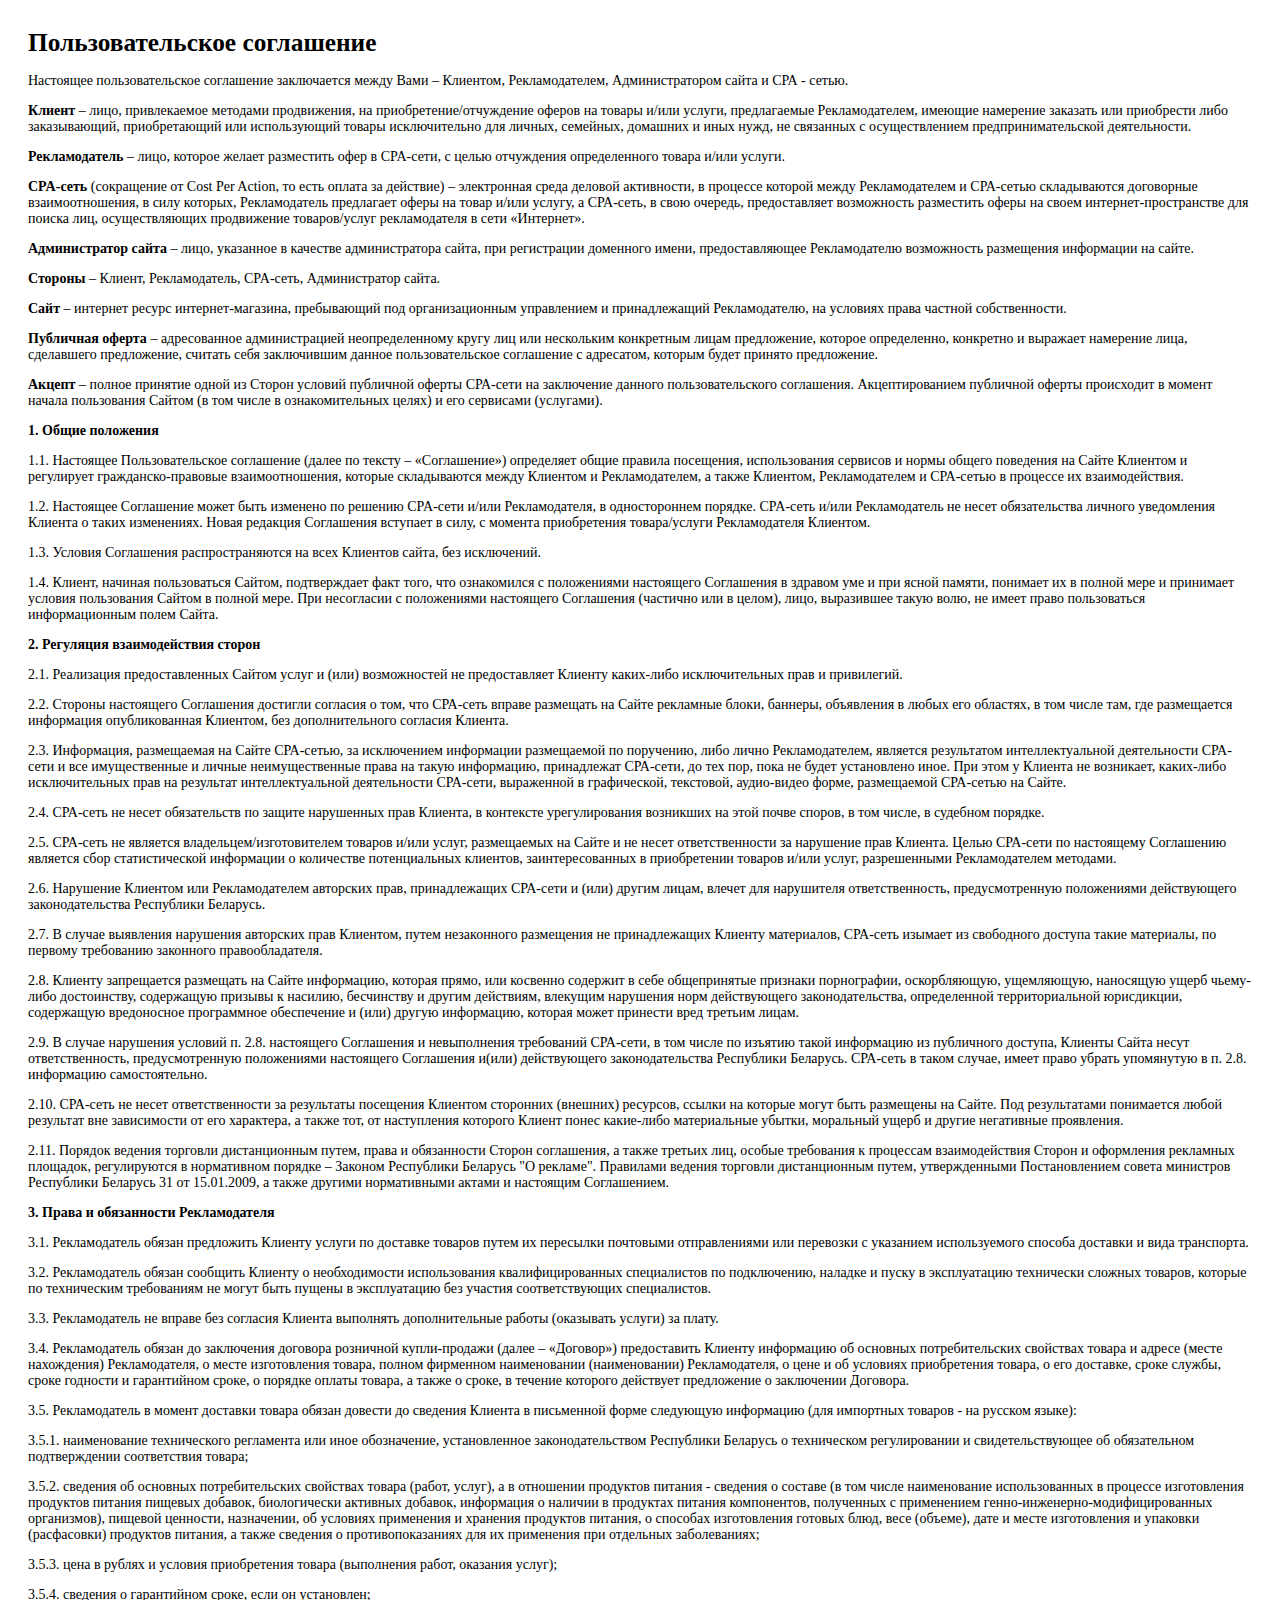
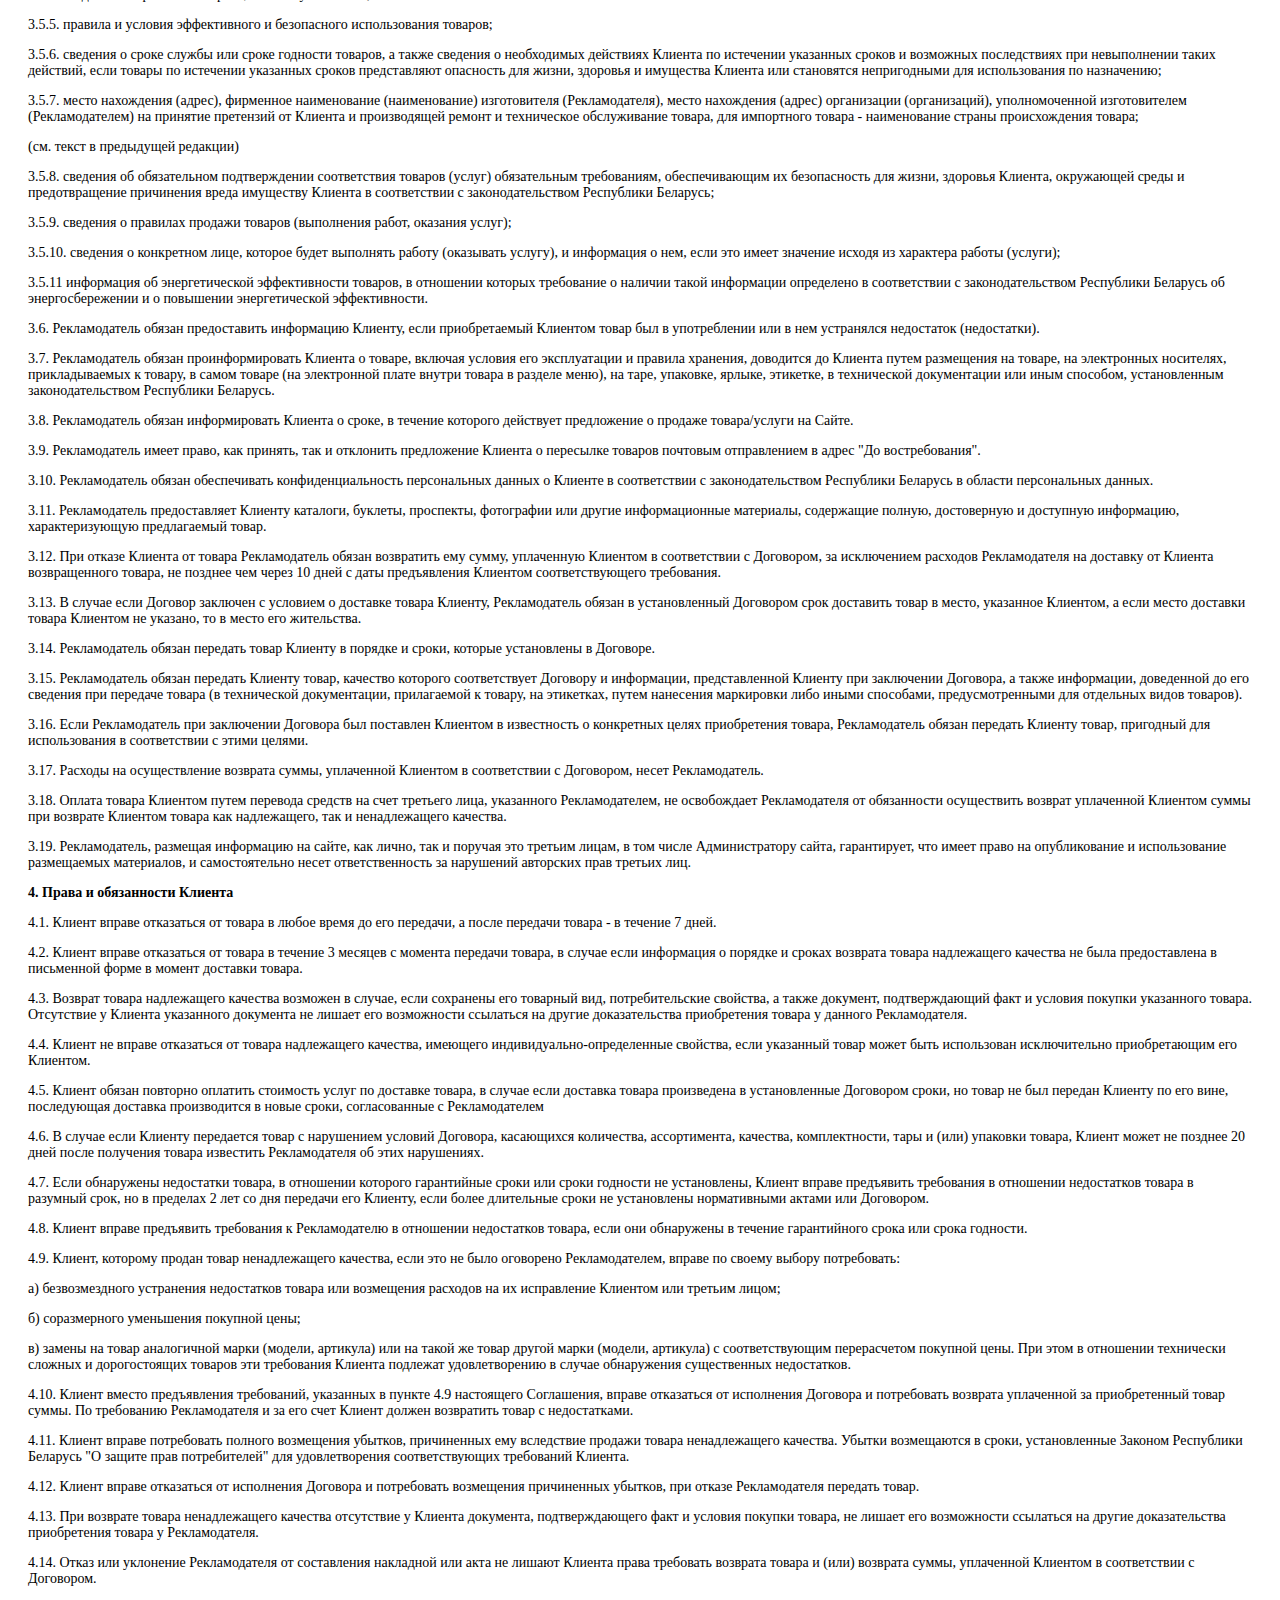
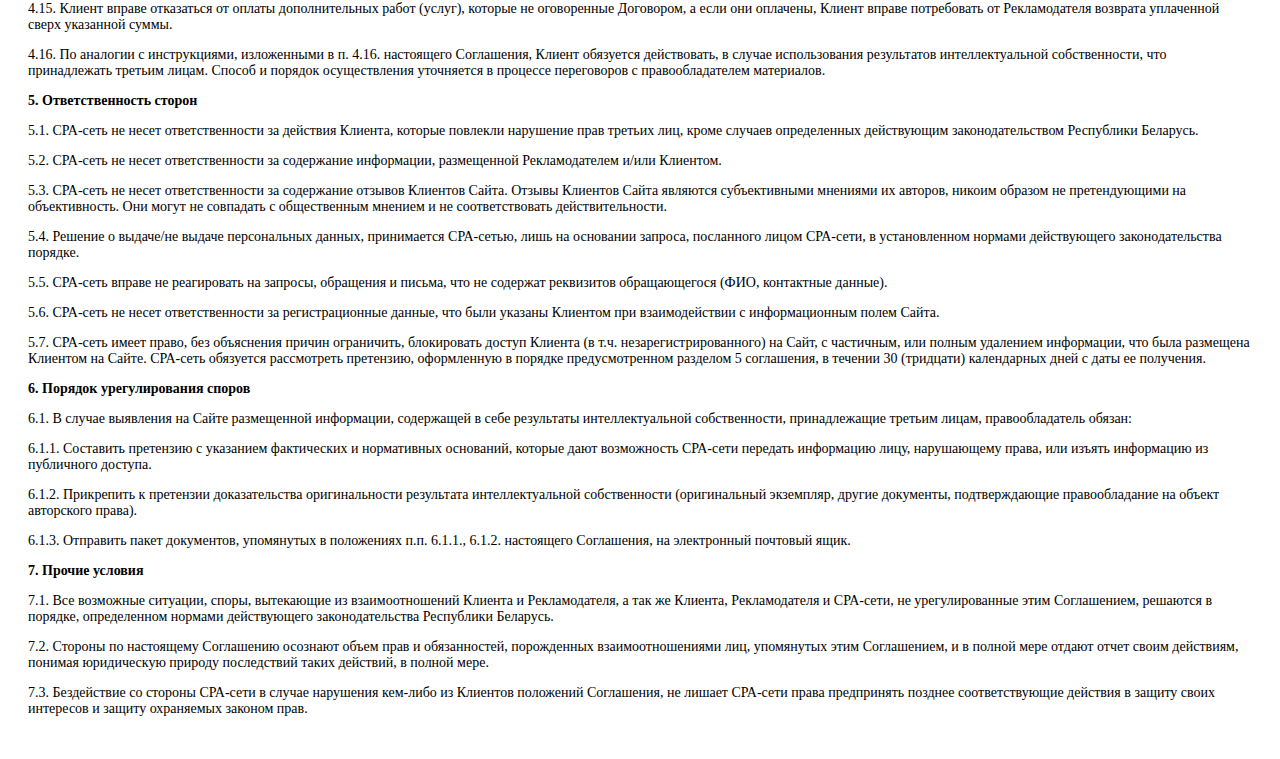
<file: thx/agreement.html>
<html>
    <head>
        <title>Пользовательское соглашение</title>
        <meta charset="UTF-8" />
    </head>
    <body>
    <div style="padding: 20px; font-size: 14px;font-family: 'PT Sans';">
        <h1 style="font-family: 'PT Sans'; padding: 0; margin: 0; margin-bottom: 16px; font-size:19pt; font-weight: bold;">Пользовательское соглашение</h1>
    
        <p>Настоящее пользовательское соглашение заключается между Вами – Клиентом, Рекламодателем, Администратором сайта и СРА - сетью.
        </p>
        <p><strong>Клиент</strong> – лицо, привлекаемое методами продвижения, на приобретение/отчуждение оферов на товары и/или услуги, предлагаемые Рекламодателем, имеющие намерение заказать или приобрести либо заказывающий, приобретающий или использующий товары исключительно для личных, семейных, домашних и иных нужд, не связанных с осуществлением предпринимательской деятельности.
        </p>
        <p><strong>Рекламодатель</strong> – лицо, которое желает разместить офер в CPA-сети, с целью отчуждения определенного товара и/или услуги.
        </p>
        <p><strong>CPA-сеть</strong> (сокращение от Cost Per Action, то есть оплата за действие) – электронная среда деловой активности, в процессе которой между Рекламодателем и СРА-сетью складываются договорные взаимоотношения, в силу которых, Рекламодатель предлагает оферы на товар и/или услугу, а СРА-сеть, в свою очередь, предоставляет возможность разместить оферы на своем интернет-пространстве для поиска лиц, осуществляющих продвижение товаров/услуг рекламодателя в сети «Интернет».
        </p>
        <p><strong>Администратор сайта</strong> – лицо, указанное в качестве администратора сайта, при регистрации доменного имени, предоставляющее Рекламодателю возможность размещения информации на сайте.
        </p>
        <p><strong>Стороны</strong> – Клиент, Рекламодатель, CPA-сеть, Администратор сайта.
        </p>
        <p><strong>Сайт</strong> – интернет ресурс интернет-магазина, пребывающий под организационным управлением и принадлежащий Рекламодателю, на условиях права частной собственности.
        </p>
        <p><strong>Публичная оферта</strong> – адресованное администрацией неопределенному кругу лиц или нескольким конкретным лицам предложение, которое определенно, конкретно и выражает намерение лица, сделавшего предложение, считать себя заключившим данное пользовательское соглашение с адресатом, которым будет принято предложение.
        </p>
        <p><strong>Акцепт</strong> – полное принятие одной из Сторон условий публичной оферты СРА-сети на заключение данного пользовательского соглашения. Акцептированием публичной оферты происходит в момент начала пользования Сайтом (в том числе в ознакомительных целях) и его сервисами (услугами).
        </p>
        <p><strong>1. Общие положения</strong>
        </p>
        <p>1.1. Настоящее Пользовательское соглашение (далее по тексту – «Соглашение») определяет общие правила посещения, использования сервисов и нормы общего поведения на Сайте Клиентом и регулирует гражданско-правовые взаимоотношения, которые складываются между Клиентом и Рекламодателем, а также Клиентом, Рекламодателем и СРА-сетью в процессе их взаимодействия.
        </p>
        <p>1.2. Настоящее Соглашение может быть изменено по решению CPA-сети и/или Рекламодателя, в одностороннем порядке. CPA-сеть и/или Рекламодатель не несет обязательства личного уведомления Клиента о таких изменениях. Новая редакция Соглашения вступает в силу, с момента приобретения товара/услуги Рекламодателя Клиентом.
        </p>
        <p>1.3. Условия Соглашения распространяются на всех Клиентов сайта, без исключений.
        </p>
        <p>1.4. Клиент, начиная пользоваться Сайтом, подтверждает факт того, что ознакомился с положениями настоящего Соглашения в здравом уме и при ясной памяти, понимает их в полной мере и принимает условия пользования Сайтом в полной мере. При несогласии с положениями настоящего Соглашения (частично или в целом), лицо, выразившее такую волю, не имеет право пользоваться информационным полем Сайта.
        </p>
        <p><strong>2. Регуляция взаимодействия сторон</strong>
        </p>
        <p>2.1. Реализация предоставленных Сайтом услуг и (или) возможностей не предоставляет Клиенту каких-либо исключительных прав и привилегий.
        </p>
        <p>2.2. Стороны настоящего Соглашения достигли согласия о том, что СРА-сеть вправе размещать на Сайте рекламные блоки, баннеры, объявления в любых его областях, в том числе там, где размещается информация опубликованная Клиентом, без дополнительного согласия Клиента.
        </p>
        <p>2.3. Информация, размещаемая на Сайте СРА-сетью, за исключением информации размещаемой по поручению, либо лично Рекламодателем, является результатом интеллектуальной деятельности СРА-сети и все имущественные и личные неимущественные права на такую информацию, принадлежат СРА-сети, до тех пор, пока не будет установлено иное. При этом у Клиента не возникает, каких-либо исключительных прав на результат интеллектуальной деятельности СРА-сети, выраженной в графической, текстовой, аудио-видео форме, размещаемой СРА-сетью на Сайте.
        </p>
        <p>2.4. СРА-сеть не несет обязательств по защите нарушенных прав Клиента, в контексте урегулирования возникших на этой почве споров, в том числе, в судебном порядке.
        </p>
        <p>2.5. СРА-сеть не является владельцем/изготовителем товаров и/или услуг, размещаемых на Сайте и не несет ответственности за нарушение прав Клиента. Целью СРА-сети по настоящему Соглашению является сбор статистической информации о количестве потенциальных клиентов, заинтересованных в приобретении товаров и/или услуг, разрешенными Рекламодателем методами.
        </p>
        <p>2.6. Нарушение Клиентом или Рекламодателем авторских прав, принадлежащих СРА-сети и (или) другим лицам, влечет для нарушителя ответственность, предусмотренную положениями действующего законодательства Республики Беларусь.
        </p>
        <p>2.7. В случае выявления нарушения авторских прав Клиентом, путем незаконного размещения не принадлежащих Клиенту материалов, СРА-сеть изымает из свободного доступа такие материалы, по первому требованию законного правообладателя.
        </p>
        <p>2.8. Клиенту запрещается размещать на Сайте информацию, которая прямо, или косвенно содержит в себе общепринятые признаки порнографии, оскорбляющую, ущемляющую, наносящую ущерб чьему-либо достоинству, содержащую призывы к насилию, бесчинству и другим действиям, влекущим нарушения норм действующего законодательства, определенной территориальной юрисдикции, содержащую вредоносное программное обеспечение и (или) другую информацию, которая может принести вред третьим лицам.
        </p>
        <p>2.9. В случае нарушения условий п. 2.8. настоящего Соглашения и невыполнения требований СРА-сети, в том числе по изъятию такой информацию из публичного доступа, Клиенты Сайта несут ответственность, предусмотренную положениями настоящего Соглашения и(или) действующего законодательства Республики Беларусь. СРА-сеть в таком случае, имеет право убрать упомянутую в п. 2.8. информацию самостоятельно.
        </p>
        <p>2.10. СРА-сеть не несет ответственности за результаты посещения Клиентом сторонних (внешних) ресурсов, ссылки на которые могут быть размещены на Сайте. Под результатами понимается любой результат вне зависимости от его характера, а также тот, от наступления которого Клиент понес какие-либо материальные убытки, моральный ущерб и другие негативные проявления.
        </p>
        <p>2.11. Порядок ведения торговли дистанционным путем, права и обязанности Сторон соглашения, а также третьих лиц, особые требования к процессам взаимодействия Сторон и оформления рекламных площадок, регулируются в нормативном порядке – Законом Республики Беларусь "О рекламе".
Правилами ведения торговли дистанционным путем, утвержденными Постановлением совета министров Республики Беларусь  31 от 15.01.2009, а также другими нормативными актами и настоящим Соглашением.
        </p>
        <p><strong>3. Права и обязанности Рекламодателя</strong>
        </p>
        <p>3.1. Рекламодатель обязан предложить Клиенту услуги по доставке товаров путем их пересылки почтовыми отправлениями или перевозки с указанием используемого способа доставки и вида транспорта.
        </p>
        <p>3.2. Рекламодатель обязан сообщить Клиенту о необходимости использования квалифицированных специалистов по подключению, наладке и пуску в эксплуатацию технически сложных товаров, которые по техническим требованиям не могут быть пущены в эксплуатацию без участия соответствующих специалистов.
        </p>
        <p>3.3. Рекламодатель не вправе без согласия Клиента выполнять дополнительные работы (оказывать услуги) за плату.
        </p>
        <p>3.4. Рекламодатель обязан до заключения договора розничной купли-продажи (далее – «Договор») предоставить Клиенту информацию об основных потребительских свойствах товара и адресе (месте нахождения) Рекламодателя, о месте изготовления товара, полном фирменном наименовании (наименовании) Рекламодателя, о цене и об условиях приобретения товара, о его доставке, сроке службы, сроке годности и гарантийном сроке, о порядке оплаты товара, а также о сроке, в течение которого действует предложение о заключении Договора.
        </p>
        <p>3.5. Рекламодатель в момент доставки товара обязан довести до сведения Клиента в письменной форме следующую информацию (для импортных товаров - на русском языке):
        </p>
        <p>3.5.1. наименование технического регламента или иное обозначение, установленное законодательством Республики Беларусь о техническом регулировании и свидетельствующее об обязательном подтверждении соответствия товара;
        </p>
        <p>3.5.2. сведения об основных потребительских свойствах товара (работ, услуг), а в отношении продуктов питания - сведения о составе (в том числе наименование использованных в процессе изготовления продуктов питания пищевых добавок, биологически активных добавок, информация о наличии в продуктах питания компонентов, полученных с применением генно-инженерно-модифицированных организмов), пищевой ценности, назначении, об условиях применения и хранения продуктов питания, о способах изготовления готовых блюд, весе (объеме), дате и месте изготовления и упаковки (расфасовки) продуктов питания, а также сведения о противопоказаниях для их применения при отдельных заболеваниях;
        </p>
        <p>3.5.3. цена в рублях и условия приобретения товара (выполнения работ, оказания услуг);
        </p>
        <p>3.5.4. сведения о гарантийном сроке, если он установлен;
        </p>
        <p>3.5.5. правила и условия эффективного и безопасного использования товаров;
        </p>
        <p>3.5.6. сведения о сроке службы или сроке годности товаров, а также сведения о необходимых действиях Клиента по истечении указанных сроков и возможных последствиях при невыполнении таких действий, если товары по истечении указанных сроков представляют опасность для жизни, здоровья и имущества Клиента или становятся непригодными для использования по назначению;
        </p>
        <p>3.5.7. место нахождения (адрес), фирменное наименование (наименование) изготовителя (Рекламодателя), место нахождения (адрес) организации (организаций), уполномоченной изготовителем (Рекламодателем) на принятие претензий от Клиента и производящей ремонт и техническое обслуживание товара, для импортного товара - наименование страны происхождения товара;
        </p>
        <p>(см. текст в предыдущей редакции)
        </p>
        <p>3.5.8. сведения об обязательном подтверждении соответствия товаров (услуг) обязательным требованиям, обеспечивающим их безопасность для жизни, здоровья Клиента, окружающей среды и предотвращение причинения вреда имуществу Клиента в соответствии с законодательством Республики Беларусь;
        </p>
        <p>3.5.9. сведения о правилах продажи товаров (выполнения работ, оказания услуг);
        </p>
        <p>3.5.10. сведения о конкретном лице, которое будет выполнять работу (оказывать услугу), и информация о нем, если это имеет значение исходя из характера работы (услуги);
        </p>
        <p>3.5.11 информация об энергетической эффективности товаров, в отношении которых требование о наличии такой информации определено в соответствии с законодательством Республики Беларусь об энергосбережении и о повышении энергетической эффективности.
        </p>
        <p>3.6. Рекламодатель обязан предоставить информацию Клиенту, если приобретаемый Клиентом товар был в употреблении или в нем устранялся недостаток (недостатки).
        </p>
        <p>3.7. Рекламодатель обязан проинформировать Клиента о товаре, включая условия его эксплуатации и правила хранения, доводится до Клиента путем размещения на товаре, на электронных носителях, прикладываемых к товару, в самом товаре (на электронной плате внутри товара в разделе меню), на таре, упаковке, ярлыке, этикетке, в технической документации или иным способом, установленным законодательством Республики Беларусь.
        </p>
        <p>3.8. Рекламодатель обязан информировать Клиента о сроке, в течение которого действует предложение о продаже товара/услуги на Сайте.
        </p>
        <p>3.9. Рекламодатель имеет право, как принять, так и отклонить предложение Клиента о пересылке товаров почтовым отправлением в адрес "До востребования".
        </p>
        <p>3.10. Рекламодатель обязан обеспечивать конфиденциальность персональных данных о Клиенте в соответствии с законодательством Республики Беларусь в области персональных данных.
        </p>
        <p>3.11. Рекламодатель предоставляет Клиенту каталоги, буклеты, проспекты, фотографии или другие информационные материалы, содержащие полную, достоверную и доступную информацию, характеризующую предлагаемый товар.
        </p>
        <p>3.12. При отказе Клиента от товара Рекламодатель обязан возвратить ему сумму, уплаченную Клиентом в соответствии с Договором, за исключением расходов Рекламодателя на доставку от Клиента возвращенного товара, не позднее чем через 10 дней с даты предъявления Клиентом соответствующего требования.
        </p>
        <p>3.13. В случае если Договор заключен с условием о доставке товара Клиенту, Рекламодатель обязан в установленный Договором срок доставить товар в место, указанное Клиентом, а если место доставки товара Клиентом не указано, то в место его жительства.
        </p>
        <p>3.14. Рекламодатель обязан передать товар Клиенту в порядке и сроки, которые установлены в Договоре.
        </p>
        <p>3.15. Рекламодатель обязан передать Клиенту товар, качество которого соответствует Договору и информации, представленной Клиенту при заключении Договора, а также информации, доведенной до его сведения при передаче товара (в технической документации, прилагаемой к товару, на этикетках, путем нанесения маркировки либо иными способами, предусмотренными для отдельных видов товаров).
        </p>
        <p>3.16. Если Рекламодатель при заключении Договора был поставлен Клиентом в известность о конкретных целях приобретения товара, Рекламодатель обязан передать Клиенту товар, пригодный для использования в соответствии с этими целями.
        </p>
        <p>3.17. Расходы на осуществление возврата суммы, уплаченной Клиентом в соответствии с Договором, несет Рекламодатель.
        </p>
        <p>3.18. Оплата товара Клиентом путем перевода средств на счет третьего лица, указанного Рекламодателем, не освобождает Рекламодателя от обязанности осуществить возврат уплаченной Клиентом суммы при возврате Клиентом товара как надлежащего, так и ненадлежащего качества.
        </p>
        <p>3.19. Рекламодатель, размещая информацию на сайте, как лично, так и поручая это третьим лицам, в том числе Администратору сайта, гарантирует, что имеет право на опубликование и использование размещаемых материалов, и самостоятельно несет ответственность за нарушений авторских прав третьих лиц.
        </p>
        <p><strong>4. Права и обязанности Клиента</strong>
        </p>
        <p>4.1. Клиент вправе отказаться от товара в любое время до его передачи, а после передачи товара - в течение 7 дней.
        </p>
        <p>4.2. Клиент вправе отказаться от товара в течение 3 месяцев с момента передачи товара, в случае если информация о порядке и сроках возврата товара надлежащего качества не была предоставлена в письменной форме в момент доставки товара.
        </p>
        <p>4.3. Возврат товара надлежащего качества возможен в случае, если сохранены его товарный вид, потребительские свойства, а также документ, подтверждающий факт и условия покупки указанного товара. Отсутствие у Клиента указанного документа не лишает его возможности ссылаться на другие доказательства приобретения товара у данного Рекламодателя.
        </p>
        <p>4.4. Клиент не вправе отказаться от товара надлежащего качества, имеющего индивидуально-определенные свойства, если указанный товар может быть использован исключительно приобретающим его Клиентом.
        </p>
        <p>4.5. Клиент обязан повторно оплатить стоимость услуг по доставке товара, в случае если доставка товара произведена в установленные Договором сроки, но товар не был передан Клиенту по его вине, последующая доставка производится в новые сроки, согласованные с Рекламодателем
        </p>
        <p>4.6. В случае если Клиенту передается товар с нарушением условий Договора, касающихся количества, ассортимента, качества, комплектности, тары и (или) упаковки товара, Клиент может не позднее 20 дней после получения товара известить Рекламодателя об этих нарушениях.
        </p>
        <p>4.7. Если обнаружены недостатки товара, в отношении которого гарантийные сроки или сроки годности не установлены, Клиент вправе предъявить требования в отношении недостатков товара в разумный срок, но в пределах 2 лет со дня передачи его Клиенту, если более длительные сроки не установлены нормативными актами или Договором.
        </p>
        <p>4.8. Клиент вправе предъявить требования к Рекламодателю в отношении недостатков товара, если они обнаружены в течение гарантийного срока или срока годности.
        </p>
        <p>4.9. Клиент, которому продан товар ненадлежащего качества, если это не было оговорено Рекламодателем, вправе по своему выбору потребовать:
        </p>
        <p>а) безвозмездного устранения недостатков товара или возмещения расходов на их исправление Клиентом или третьим лицом;
        </p>
        <p>б) соразмерного уменьшения покупной цены;
        </p>
        <p>в) замены на товар аналогичной марки (модели, артикула) или на такой же товар другой марки (модели, артикула) с соответствующим перерасчетом покупной цены. При этом в отношении технически сложных и дорогостоящих товаров эти требования Клиента подлежат удовлетворению в случае обнаружения существенных недостатков.
        </p>
        <p>4.10. Клиент вместо предъявления требований, указанных в пункте 4.9 настоящего Соглашения, вправе отказаться от исполнения Договора и потребовать возврата уплаченной за приобретенный товар суммы. По требованию Рекламодателя и за его счет Клиент должен возвратить товар с недостатками.
        </p>
        <p>4.11. Клиент вправе потребовать полного возмещения убытков, причиненных ему вследствие продажи товара ненадлежащего качества. Убытки возмещаются в сроки, установленные Законом Республики Беларусь "О защите прав потребителей" для удовлетворения соответствующих требований Клиента.
        </p>
        <p>4.12. Клиент вправе отказаться от исполнения Договора и потребовать возмещения причиненных убытков, при отказе Рекламодателя передать товар.
        </p>
        <p>4.13. При возврате товара ненадлежащего качества отсутствие у Клиента документа, подтверждающего факт и условия покупки товара, не лишает его возможности ссылаться на другие доказательства приобретения товара у Рекламодателя.
        </p>
        <p>4.14. Отказ или уклонение Рекламодателя от составления накладной или акта не лишают Клиента права требовать возврата товара и (или) возврата суммы, уплаченной Клиентом в соответствии с Договором.
        </p>
        <p>4.15. Клиент вправе отказаться от оплаты дополнительных работ (услуг), которые не оговоренные Договором, а если они оплачены, Клиент вправе потребовать от Рекламодателя возврата уплаченной сверх указанной суммы.
        </p>
        <p>4.16. По аналогии с инструкциями, изложенными в п. 4.16. настоящего Соглашения, Клиент обязуется действовать, в случае использования результатов интеллектуальной собственности, что принадлежать третьим лицам. Способ и порядок осуществления уточняется в процессе переговоров с правообладателем материалов.
        </p>
        <p><strong>5. Ответственность сторон</strong>
        </p>
        <p>5.1. СРА-сеть не несет ответственности за действия Клиента, которые повлекли нарушение прав третьих лиц, кроме случаев определенных действующим законодательством Республики Беларусь.
        </p>
        <p>5.2. СРА-сеть не несет ответственности за содержание информации, размещенной Рекламодателем и/или Клиентом.
        </p>
        <p>5.3. СРА-сеть не несет ответственности за содержание отзывов Клиентов Сайта. Отзывы Клиентов Сайта являются субъективными мнениями их авторов, никоим образом не претендующими на объективность. Они могут не совпадать с общественным мнением и не соответствовать действительности.
        </p>
        <p>5.4. Решение о выдаче/не выдаче персональных данных, принимается СРА-сетью, лишь на основании запроса, посланного лицом СРА-сети, в установленном нормами действующего законодательства порядке.
        </p>
        <p>5.5. СРА-сеть вправе не реагировать на запросы, обращения и письма, что не содержат реквизитов обращающегося (ФИО, контактные данные).
        </p>
        <p>5.6. СРА-сеть не несет ответственности за регистрационные данные, что были указаны Клиентом при взаимодействии с информационным полем Сайта.
        </p>
        <p>5.7. СРА-сеть имеет право, без объяснения причин ограничить, блокировать доступ Клиента (в т.ч. незарегистрированного) на Сайт, с частичным, или полным удалением информации, что была размещена Клиентом на Сайте. СРА-сеть обязуется рассмотреть претензию, оформленную в порядке предусмотренном разделом 5 соглашения, в течении 30 (тридцати) календарных дней с даты ее получения.
        </p>
        <p><strong>6. Порядок урегулирования споров</strong>
        </p>
        <p>6.1. В случае выявления на Сайте размещенной информации, содержащей в себе результаты интеллектуальной собственности, принадлежащие третьим лицам, правообладатель обязан:
        </p>
        <p>6.1.1. Составить претензию с указанием фактических и нормативных оснований, которые дают возможность СРА-сети передать информацию лицу, нарушающему права, или изъять информацию из публичного доступа.
        </p>
        <p>6.1.2. Прикрепить к претензии доказательства оригинальности результата интеллектуальной собственности (оригинальный экземпляр, другие документы, подтверждающие правообладание на объект авторского права).
        </p>
        <p>6.1.3. Отправить пакет документов, упомянутых в положениях п.п. 6.1.1., 6.1.2. настоящего Соглашения, на электронный почтовый ящик.</a>
        </p>
        <p><strong>7. Прочие условия</strong>
        </p>
        <p>7.1. Все возможные ситуации, споры, вытекающие из взаимоотношений Клиента и Рекламодателя, а так же Клиента, Рекламодателя и СРА-сети, не урегулированные этим Соглашением, решаются в порядке, определенном нормами действующего законодательства Республики Беларусь.
        </p>
        <p>7.2. Стороны по настоящему Соглашению осознают объем прав и обязанностей, порожденных взаимоотношениями лиц, упомянутых этим Соглашением, и в полной мере отдают отчет своим действиям, понимая юридическую природу последствий таких действий, в полной мере.
        </p>
        <p>7.3. Бездействие со стороны СРА-сети в случае нарушения кем-либо из Клиентов положений Соглашения, не лишает СРА-сети права предпринять позднее соответствующие действия в защиту своих интересов и защиту охраняемых законом прав.
        </p>
    </body>
    </html>
</file>
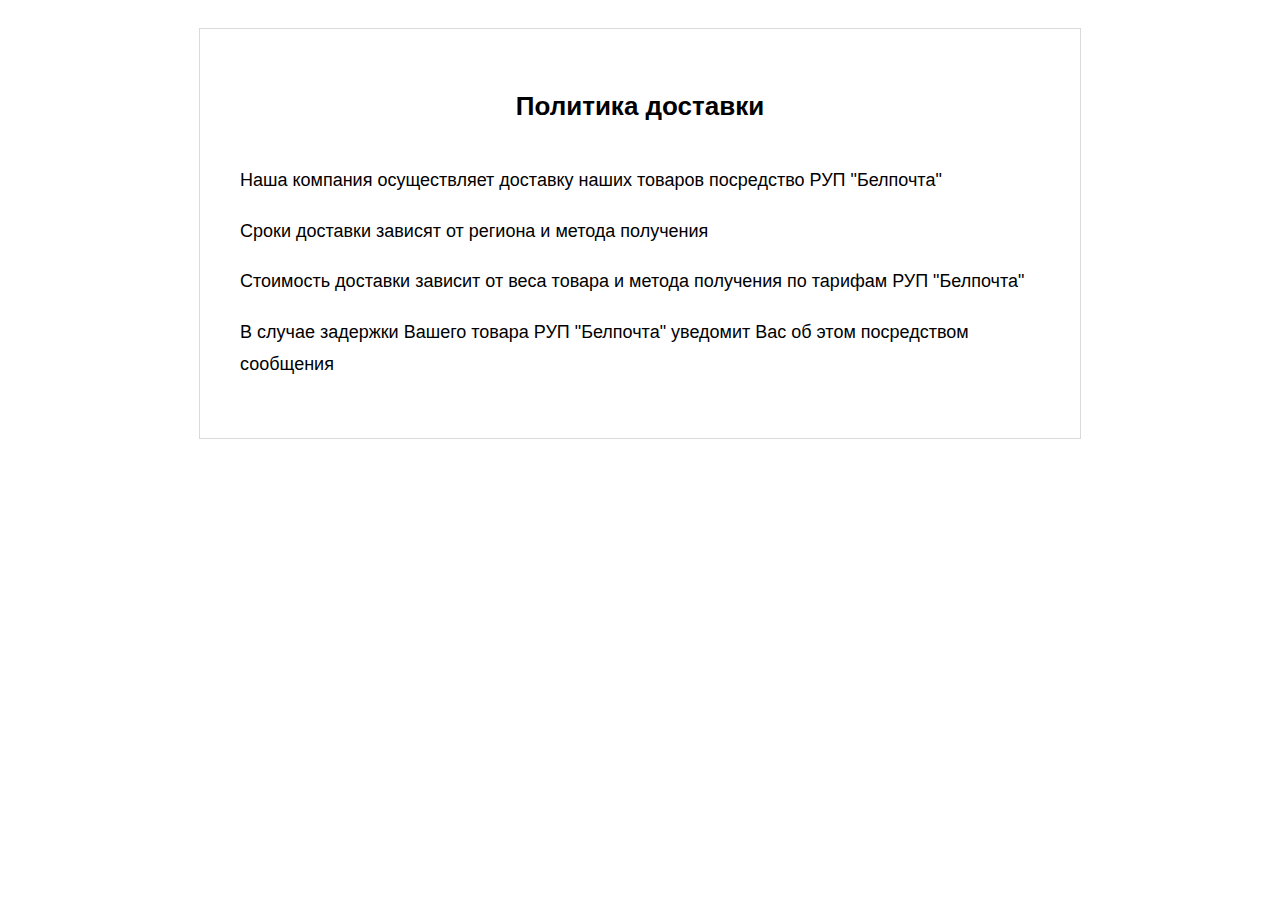
<file: thx/delivery.html>
<html>
  <head>
    <meta charset="UTF-8" />
    <meta name="viewport" content="width=device-width, initial-scale=1.0" />
  </head>

  <style>
    body {
      font-family: "Arial";
      padding: 20px;
    }
    .politic {
      max-width: 800px;
      margin: 0px auto;
      padding: 20px 40px 40px 40px;
      border: 1px solid #dadada;
      line-height: 20px;
    }
    h1 {
      font-size: 26px;
      font-weight: bold;
      text-align: center;
      padding: 30px;
    }
    p {
      font-size: 18px;
      line-height: 1.8em;
    }

    @media (max-width: 900px) {
      p {
        font-size: 14px;
        line-height: 1.5em;
        text-align: justify;
        padding: 10px 10px;
      }
      body {
        padding: 0px;
      }
      .politic {
        max-width: 100%;
        margin: 0px auto;
        padding: 0;
        border: 0px solid #dadada;
        line-height: 20px;
      }
      h1 {
        font-size: 20px;
        font-weight: bold;
        text-align: center;
        padding: 5px;
        line-height: 25px;
      }
    }
  </style>
  <body>
    <div class="politic">
      <h1>Политика доставки</h1>
      <p>
        Наша компания осуществляет доставку наших товаров посредство РУП
        "Белпочта"
      </p>
      <p>Сроки доставки зависят от региона и метода получения</p>
      <p>
        Стоимость доставки зависит от веса товара и метода получения по тарифам
        РУП "Белпочта"
      </p>
      <p>
        В случае задержки Вашего товара РУП "Белпочта" уведомит Вас об этом
        посредством сообщения
      </p>
    </div>
  </body>
</html>
</file>
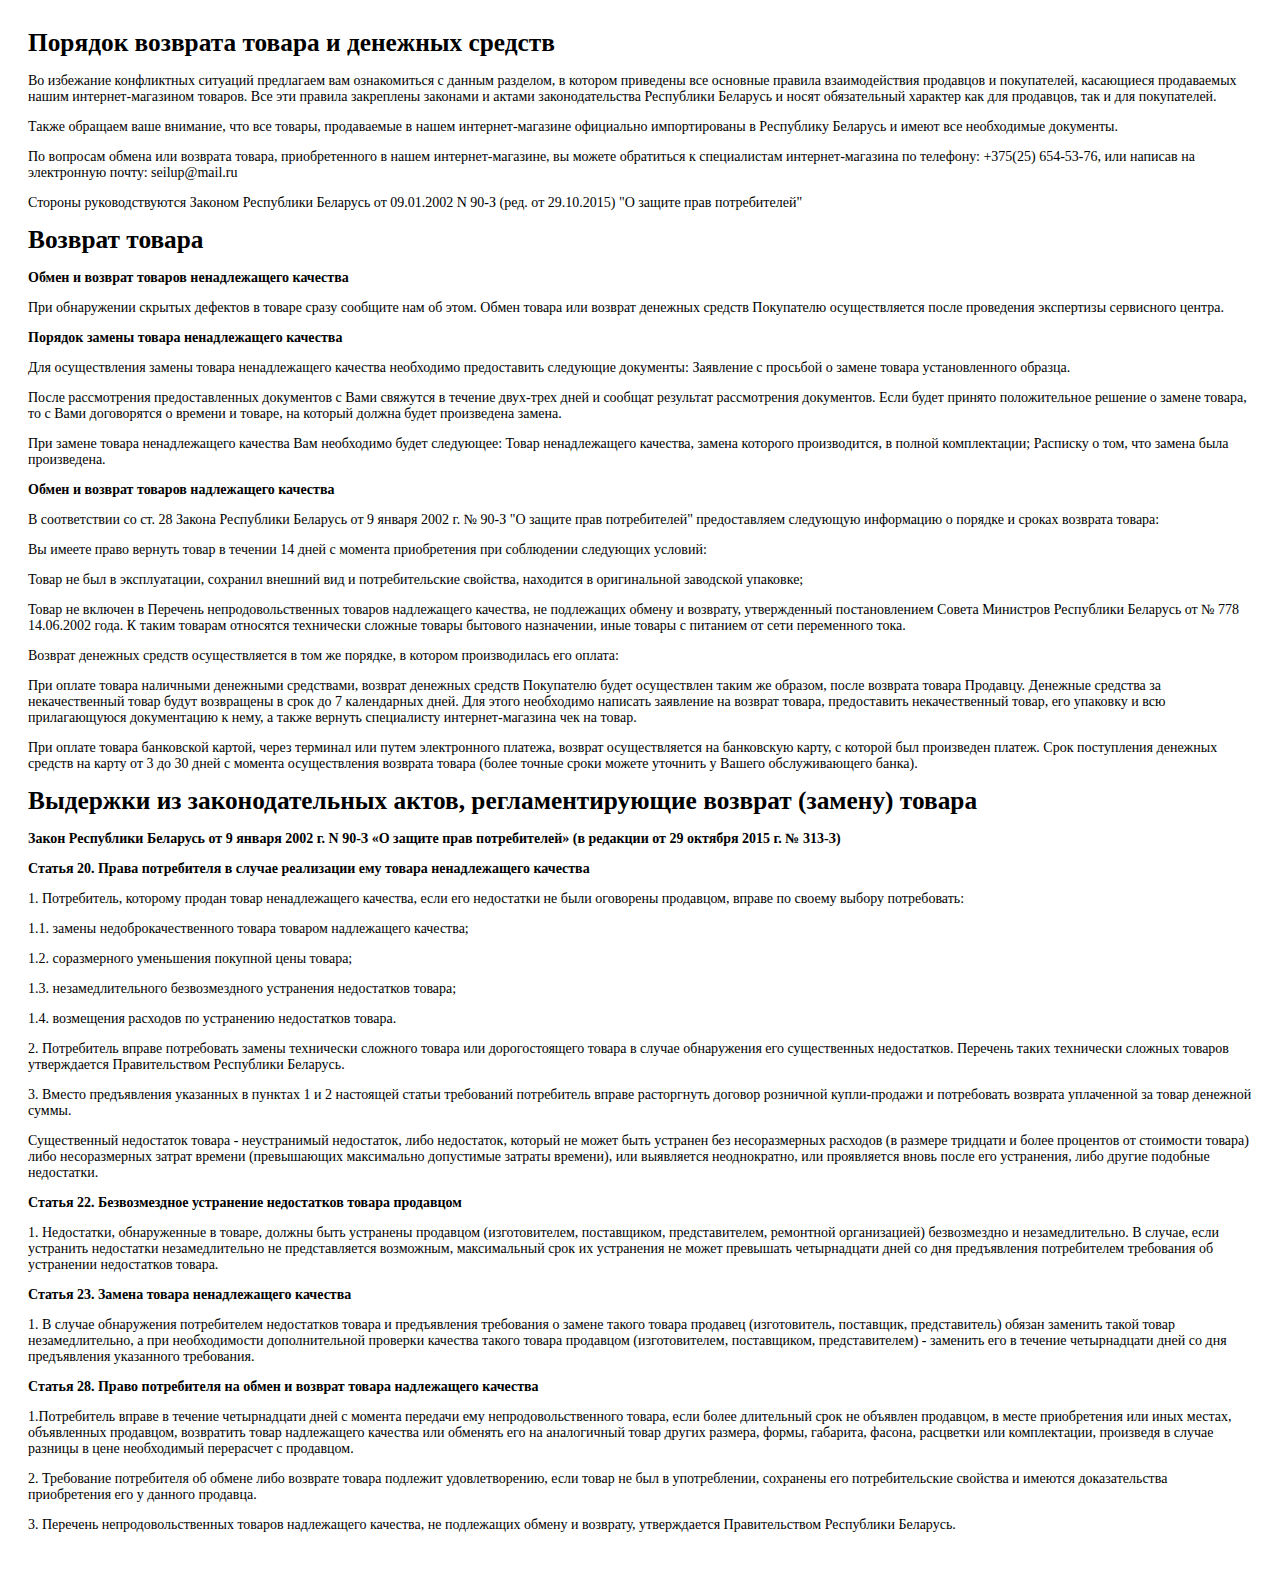
<file: thx/dogovor_vozvrata.html>
<!DOCTYPE html>
<head>
  <meta charset="UTF-8">
  <title>Договор возврата товаров и денежных средств</title>
</head>
<body>
  <div style="padding: 20px; font-size: 14px;font-family: 'PT Sans';">
    <h1 style="font-family: 'PT Sans'; padding: 0; margin: 0; margin-bottom: 16px; font-size:19pt; font-weight: bold;">Порядок возврата товара и денежных средств</h1>
  <p>Во избежание конфликтных ситуаций предлагаем вам ознакомиться с данным разделом, в
    котором приведены все основные правила взаимодействия продавцов и покупателей,
    касающиеся продаваемых нашим интернет-магазином товаров. Все эти правила закреплены
    законами и актами законодательства Республики Беларусь и носят обязательный характер как для
    продавцов, так и для покупателей.</p>
    <p>
Также обращаем ваше внимание, что все товары, продаваемые в нашем интернет-магазине
официально импортированы в Республику Беларусь и имеют все необходимые документы.
    </p>
    <p>По вопросам обмена или возврата товара, приобретенного в нашем интернет-магазине, вы
можете обратиться к специалистам интернет-магазина по телефону: +375(25) 654-53-76, или
написав на электронную почту: seilup@mail.ru</p>
<p>Стороны руководствуются Законом Республики Беларусь от 09.01.2002 N 90-З (ред. от 29.10.2015)
"О защите прав потребителей"</p>
<h1 style="font-family: 'PT Sans'; padding: 0; margin: 0; margin-bottom: 16px; font-size:19pt; font-weight: bold;">Возврат товара</h1>
<p><strong>Обмен и возврат товаров ненадлежащего качества</strong></p>
<p>При обнаружении скрытых дефектов в товаре сразу сообщите нам об этом. Обмен товара или
  возврат денежных средств Покупателю осуществляется после проведения экспертизы сервисного
  центра.</p>
  <p><strong>Порядок замены товара ненадлежащего качества</strong></p>
<p>Для осуществления замены товара ненадлежащего качества необходимо предоставить
  следующие документы:
  Заявление с просьбой о замене товара установленного образца.</p>
  <p>После рассмотрения предоставленных документов с Вами свяжутся в течение двух-трех дней и
    сообщат результат рассмотрения документов. Если будет принято положительное решение о
    замене товара, то с Вами договорятся о времени и товаре, на который должна будет произведена
    замена.</p>
    <p>При замене товара ненадлежащего качества Вам необходимо будет следующее:
      Товар ненадлежащего качества, замена которого производится, в полной комплектации;
      Расписку о том, что замена была произведена.</p>
      <p><strong>Обмен и возврат товаров надлежащего качества</strong></p>
      <p>В соответствии со ст. 28 Закона Республики Беларусь от 9 января 2002 г. № 90-З "О защите прав
        потребителей" предоставляем следующую информацию о порядке и сроках возврата товара:</p><p>
        Вы имеете право вернуть товар в течении 14 дней с момента приобретения при соблюдении
        следующих условий:
        </p>
        <p>Товар не был в эксплуатации, сохранил внешний вид и потребительские свойства, находится в
          оригинальной заводской упаковке;
          </p><p>
          Товар не включен в Перечень непродовольственных товаров надлежащего качества, не
          подлежащих обмену и возврату, утвержденный постановлением Совета Министров Республики
          Беларусь от № 778 14.06.2002 года. К таким товарам относятся технически сложные товары
          бытового назначении, иные товары с питанием от сети переменного тока.</p>
    <p>Возврат денежных средств осуществляется в том же порядке, в котором производилась его
      оплата:</p><p>
      При оплате товара наличными денежными средствами, возврат денежных средств Покупателю
      будет осуществлен таким же образом, после возврата товара Продавцу. Денежные средства за некачественный товар будут возвращены в срок до 7 календарных дней.
      Для этого необходимо написать заявление на возврат товара, предоставить некачественный
      товар, его упаковку и всю прилагающуюся документацию к нему, а также вернуть специалисту
      интернет-магазина чек на товар.</p>
      <p>При оплате товара банковской картой, через терминал или путем электронного платежа, возврат
        осуществляется на банковскую карту, с которой был произведен платеж. Срок поступления
        денежных средств на карту от 3 до 30 дней с момента осуществления возврата товара (более
        точные сроки можете уточнить у Вашего обслуживающего банка). </p>
        <h1 style="font-family: 'PT Sans'; padding: 0; margin: 0; margin-bottom: 16px; font-size:19pt; font-weight: bold;">Выдержки из законодательных актов, регламентирующие возврат (замену) товара</h1>
    <p><strong>Закон Республики Беларусь от 9 января 2002 г. N 90-З «О защите прав потребителей» (в редакции
      от 29 октября 2015 г. № 313-З)</strong></p>
    <p><strong>Статья 20. Права потребителя в случае реализации ему товара ненадлежащего качества</strong></p>
    <p>1. Потребитель, которому продан товар ненадлежащего качества, если его недостатки не были
      оговорены продавцом, вправе по своему выбору потребовать:</p>
    <p>1.1. замены недоброкачественного товара товаром надлежащего качества;</p>
    <p>1.2. соразмерного уменьшения покупной цены товара;</p>
    <p>1.3. незамедлительного безвозмездного устранения недостатков товара;</p>
    <p>1.4. возмещения расходов по устранению недостатков товара.</p>
    <p>2. Потребитель вправе потребовать замены технически сложного товара или дорогостоящего
      товара в случае обнаружения его существенных недостатков. Перечень таких технически сложных
      товаров утверждается Правительством Республики Беларусь.</p>
    <p>3. Вместо предъявления указанных в пунктах 1 и 2 настоящей статьи требований потребитель
      вправе расторгнуть договор розничной купли-продажи и потребовать возврата уплаченной за
      товар денежной суммы.
      </p>
    <p>Существенный недостаток товара - неустранимый недостаток, либо недостаток, который не может
      быть устранен без несоразмерных расходов (в размере тридцати и более процентов от стоимости
      товара) либо несоразмерных затрат времени (превышающих максимально допустимые затраты
      времени), или выявляется неоднократно, или проявляется вновь после его устранения, либо
      другие подобные недостатки.</p>
    <p><strong>Статья 22. Безвозмездное устранение недостатков товара продавцом</strong></p>
    <p>1. Недостатки, обнаруженные в товаре, должны быть устранены продавцом (изготовителем,
      поставщиком, представителем, ремонтной организацией) безвозмездно и незамедлительно. В
      случае, если устранить недостатки незамедлительно не представляется возможным,
      максимальный срок их устранения не может превышать четырнадцати дней со дня предъявления
      потребителем требования об устранении недостатков товара.</p>
    <p><strong>Статья 23. Замена товара ненадлежащего качества</strong></p>
    <p>1. В случае обнаружения потребителем недостатков товара и предъявления требования о замене
      такого товара продавец (изготовитель, поставщик, представитель) обязан заменить такой товар
      незамедлительно, а при необходимости дополнительной проверки качества такого товара
      продавцом (изготовителем, поставщиком, представителем) - заменить его в течение
      четырнадцати дней со дня предъявления указанного требования.</p>
    <p><strong>Статья 28. Право потребителя на обмен и возврат товара надлежащего качества</strong></p>
    <p>1.Потребитель вправе в течение четырнадцати дней с момента передачи ему
      непродовольственного товара, если более длительный срок не объявлен продавцом, в месте
      приобретения или иных местах, объявленных продавцом, возвратить товар надлежащего качества
      или обменять его на аналогичный товар других размера, формы, габарита, фасона, расцветки или
      комплектации, произведя в случае разницы в цене необходимый перерасчет с продавцом.</p><p>
      2. Требование потребителя об обмене либо возврате товара подлежит удовлетворению, если
      товар не был в употреблении, сохранены его потребительские свойства и имеются доказательства
      приобретения его у данного продавца.</p><p>
      3. Перечень непродовольственных товаров надлежащего качества, не подлежащих обмену и
      возврату, утверждается Правительством Республики Беларусь.</p>
</body>
</html>
</file>
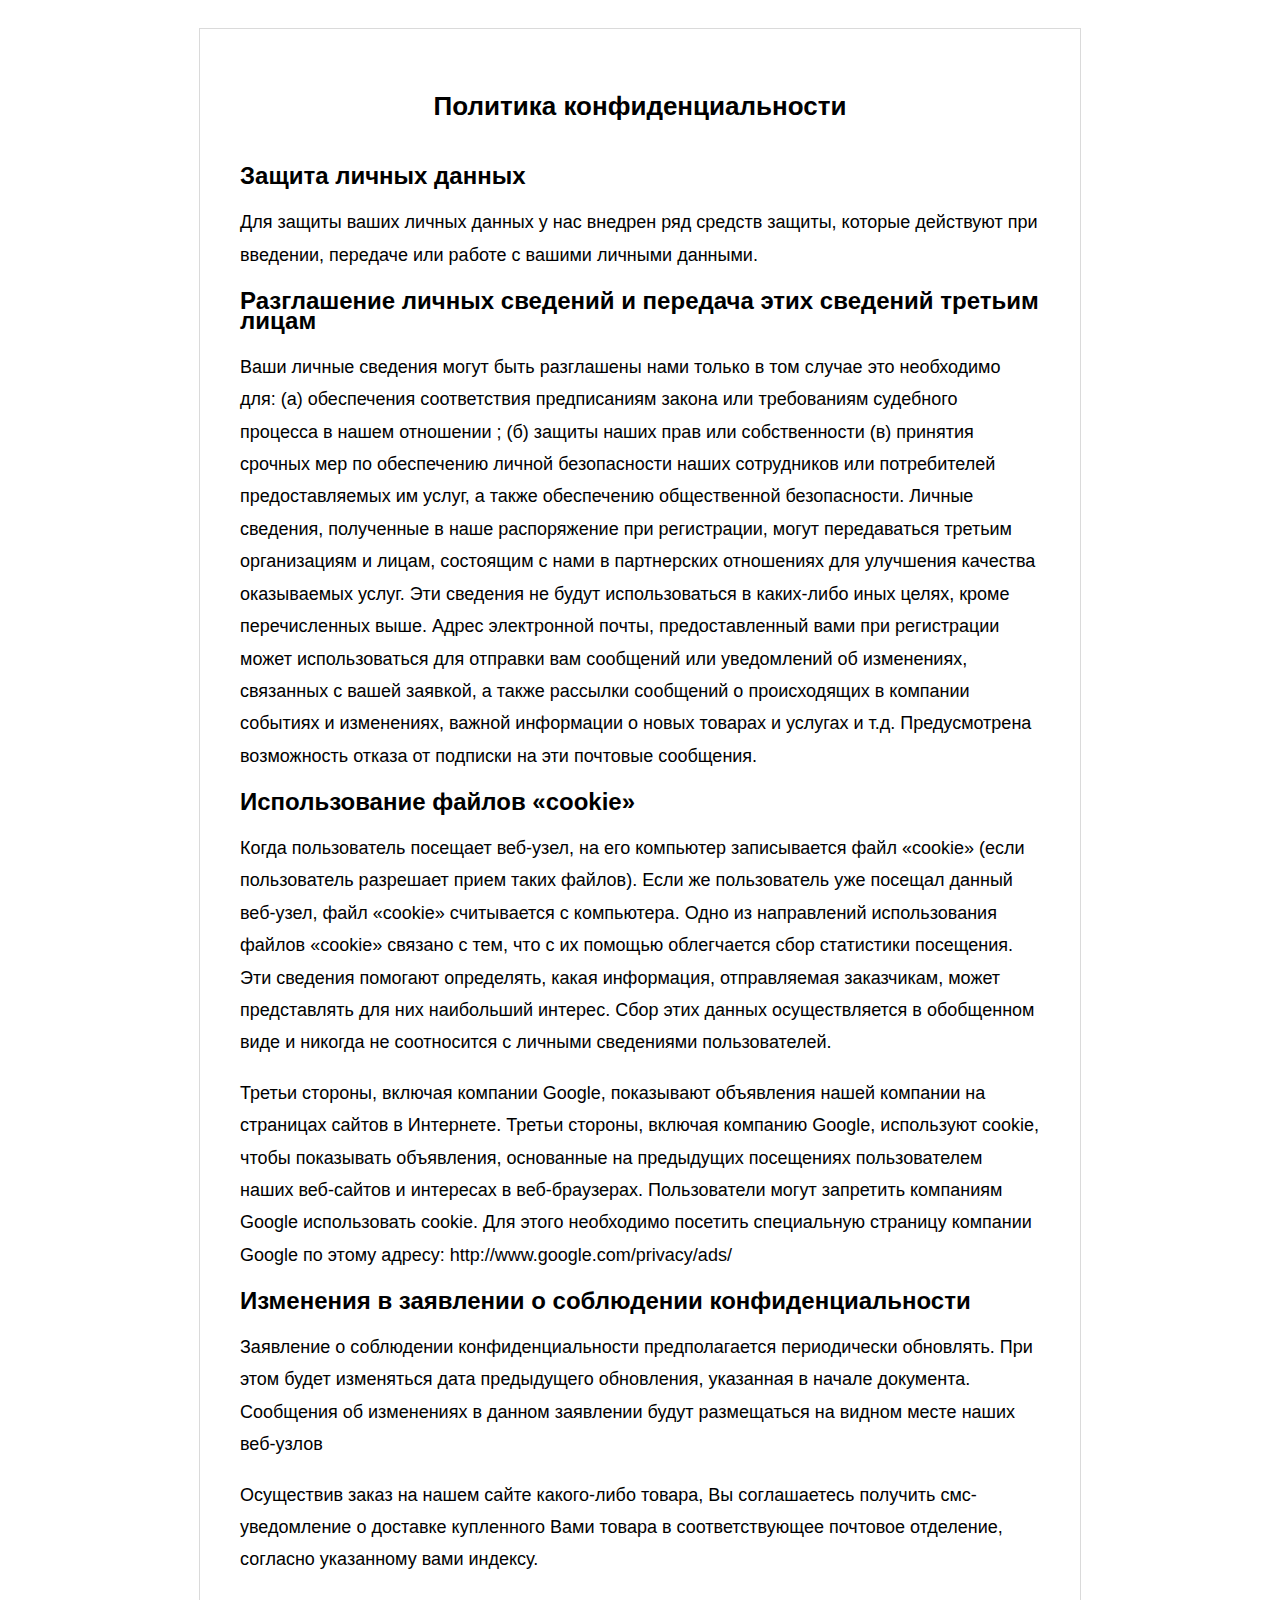
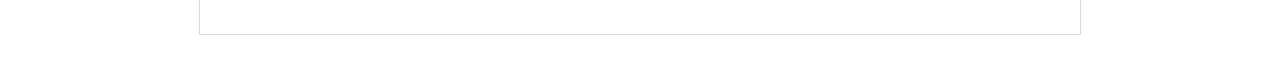
<file: thx/politics.html>
<html>
  <head>
    <meta charset="UTF-8" />
    <meta name="viewport" content="width=device-width, initial-scale=1.0" />
  </head>

  <style>
    body {
      font-family: "Arial";
      padding: 20px;
    }
    .politic {
      max-width: 800px;
      margin: 0px auto;
      padding: 20px 40px 40px 40px;
      border: 1px solid #dadada;
      line-height: 20px;
    }
    h1 {
      font-size: 26px;
      font-weight: bold;
      text-align: center;
      padding: 30px;
    }
    p {
      font-size: 18px;
      line-height: 1.8em;
    }

    @media (max-width: 900px) {
      p {
        font-size: 14px;
        line-height: 1.5em;
        text-align: justify;
        padding: 10px 10px;
      }
      body {
        padding: 0px;
      }
      .politic {
        max-width: 100%;
        margin: 0px auto;
        padding: 0;
        border: 0px solid #dadada;
        line-height: 20px;
      }
      h1 {
        font-size: 20px;
        font-weight: bold;
        text-align: center;
        padding: 5px;
        line-height: 25px;
      }
    }
  </style>
  <body>
    <div class="politic">
      <h1>Политика конфиденциальности</h1>

      <h2>Защита личных данных</h2>
      <p>
        Для защиты ваших личных данных у нас внедрен ряд средств защиты, которые
        действуют при введении, передаче или работе с вашими личными данными.
      </p>

      <h2>
        Разглашение личных сведений и передача этих сведений третьим лицам
      </h2>
      <p>
        Ваши личные сведения могут быть разглашены нами только в том случае это
        необходимо для: (а) обеспечения соответствия предписаниям закона или
        требованиям судебного процесса в нашем отношении ; (б) защиты наших прав
        или собственности (в) принятия срочных мер по обеспечению личной
        безопасности наших сотрудников или потребителей предоставляемых им
        услуг, а также обеспечению общественной безопасности. Личные сведения,
        полученные в наше распоряжение при регистрации, могут передаваться
        третьим организациям и лицам, состоящим с нами в партнерских отношениях
        для улучшения качества оказываемых услуг. Эти сведения не будут
        использоваться в каких-либо иных целях, кроме перечисленных выше. Адрес
        электронной почты, предоставленный вами при регистрации может
        использоваться для отправки вам сообщений или уведомлений об изменениях,
        связанных с вашей заявкой, а также рассылки сообщений о происходящих в
        компании событиях и изменениях, важной информации о новых товарах и
        услугах и т.д. Предусмотрена возможность отказа от подписки на эти
        почтовые сообщения.
      </p>

      <h2>Использование файлов «cookie»</h2>
      <p>
        Когда пользователь посещает веб-узел, на его компьютер записывается файл
        «cookie» (если пользователь разрешает прием таких файлов). Если же
        пользователь уже посещал данный веб-узел, файл «cookie» считывается с
        компьютера. Одно из направлений использования файлов «cookie» связано с
        тем, что с их помощью облегчается сбор статистики посещения. Эти
        сведения помогают определять, какая информация, отправляемая заказчикам,
        может представлять для них наибольший интерес. Сбор этих данных
        осуществляется в обобщенном виде и никогда не соотносится с личными
        сведениями пользователей.
      </p>
      <p>
        Третьи стороны, включая компании Google, показывают объявления нашей
        компании на страницах сайтов в Интернете. Третьи стороны, включая
        компанию Google, используют cookie, чтобы показывать объявления,
        основанные на предыдущих посещениях пользователем наших веб-сайтов и
        интересах в веб-браузерах. Пользователи могут запретить компаниям Google
        использовать cookie. Для этого необходимо посетить специальную страницу
        компании Google по этому адресу: http://www.google.com/privacy/ads/
      </p>

      <h2>Изменения в заявлении о соблюдении конфиденциальности</h2>
      <p>
        Заявление о соблюдении конфиденциальности предполагается периодически
        обновлять. При этом будет изменяться дата предыдущего обновления,
        указанная в начале документа. Сообщения об изменениях в данном заявлении
        будут размещаться на видном месте наших веб-узлов
      </p>
      <p>
        Осуществив заказ на нашем сайте какого-либо товара, Вы соглашаетесь
        получить смс-уведомление о доставке купленного Вами товара в
        соответствующее почтовое отделение, согласно указанному вами индексу.
      </p>
    </div>
  </body>
</html>
</file>
<file: style.css>
* {
  margin: 0;
  padding: 0;
  box-sizing: border-box;
}

:root {
  /* Colors */
  --bg-primary: hsl(220, 25%, 10%);
  --bg-secondary: hsl(220, 20%, 15%);
  --text-primary: hsl(0, 0%, 98%);
  --text-muted: hsl(0, 0%, 70%);
  --primary: hsl(142, 76%, 45%);
  --primary-dark: hsl(142, 86%, 35%);
  --secondary: hsl(195, 100%, 50%);
  --border: hsl(220, 20%, 20%);
  --destructive: hsl(0, 84%, 60%);
  
  /* Gradients */
  --gradient-primary: linear-gradient(135deg, hsl(142, 76%, 45%) 0%, hsl(142, 86%, 35%) 100%);
  --gradient-hero: linear-gradient(135deg, hsl(220, 25%, 10%) 0%, hsl(220, 30%, 15%) 50%, hsl(220, 25%, 10%) 100%);
  
  /* Effects */
  --glass-bg: hsla(220, 20%, 15%, 0.6);
  --glass-border: hsla(0, 0%, 100%, 0.1);
  --shadow-glow: 0 0 40px hsla(142, 76%, 45%, 0.4);
  
  /* Spacing */
  --container-padding: 1rem;
  --section-padding: 6rem;
}

html {
  scroll-behavior: smooth;
}

body {
  font-family: 'Segoe UI', Tahoma, Geneva, Verdana, sans-serif;
  line-height: 1.6;
  color: var(--text-primary);
  background: var(--gradient-hero);
  overflow-x: hidden;
}

.container {
  max-width: 1200px;
  margin: 0 auto;
  padding: 0 var(--container-padding);
}

/* Background Effects */
.bg-effects {
  position: fixed;
  inset: 0;
  pointer-events: none;
  overflow: hidden;
  z-index: 0;
  opacity: 0.3;
}

.bg-circle {
  position: absolute;
  width: 24rem;
  height: 24rem;
  border-radius: 50%;
  filter: blur(80px);
  animation: float 3s ease-in-out infinite;
}

.bg-circle-1 {
  top: 25%;
  left: 25%;
  background: hsla(142, 76%, 45%, 0.2);
}

.bg-circle-2 {
  bottom: 25%;
  right: 25%;
  background: hsla(195, 100%, 50%, 0.2);
  animation-delay: 1s;
}

@keyframes float {
  0%, 100% { transform: translateY(0); }
  50% { transform: translateY(-10px); }
}

/* Header */
.header {
  position: fixed;
  top: 0;
  left: 0;
  right: 0;
  z-index: 100;
  transition: all 0.3s ease;
}

.header.scrolled {
  background: var(--glass-bg);
  backdrop-filter: blur(10px);
  border-bottom: 1px solid var(--glass-border);
  box-shadow: 0 4px 20px rgba(0, 0, 0, 0.3);
}

.nav {
  display: flex;
  align-items: center;
  justify-content: space-between;
  height: 5rem;
}

.logo {
  font-size: 1.5rem;
  font-weight: bold;
  background: var(--gradient-primary);
  -webkit-background-clip: text;
  -webkit-text-fill-color: transparent;
  background-clip: text;
}

.nav-menu {
  display: flex;
  list-style: none;
  gap: 2rem;
}

.nav-link {
  text-decoration: none;
  color: var(--text-primary);
  font-weight: 500;
  transition: color 0.3s;
  position: relative;
}

.nav-link:hover {
  color: var(--primary);
}

.nav-link::after {
  content: '';
  position: absolute;
  bottom: -0.25rem;
  left: 0;
  width: 0;
  height: 2px;
  background: var(--gradient-primary);
  transition: width 0.3s;
}

.nav-link:hover::after {
  width: 100%;
}

.hamburger {
  display: none;
  flex-direction: column;
  gap: 0.25rem;
  background: none;
  border: none;
  cursor: pointer;
  padding: 0.5rem;
}

.hamburger span {
  width: 1.5rem;
  height: 2px;
  background: var(--text-primary);
  transition: 0.3s;
}

.hamburger.active span:nth-child(1) {
  transform: rotate(45deg) translate(4px, 3px);
}

.hamburger.active span:nth-child(2) {
  opacity: 0;
}

.hamburger.active span:nth-child(3) {
  transform: rotate(-45deg) translate(5px, -5px);
}

/* Hero Section */
.hero {
  min-height: 100vh;
  display: flex;
  align-items: center;
  padding-top: 5rem;
  position: relative;
  z-index: 1;
}

.hero-content {
  display: grid;
  grid-template-columns: 1fr 1fr;
  gap: 3rem;
  align-items: center;
  padding: 3rem 0;
}

.hero-text {
  display: flex;
  flex-direction: column;
  gap: 1.5rem;
}

.badge {
  display: inline-block;
  width: fit-content;
  padding: 0.5rem 1rem;
  background: hsla(142, 76%, 45%, 0.1);
  border: 1px solid hsla(142, 76%, 45%, 0.2);
  border-radius: 50px;
  color: var(--primary);
  font-size: 0.875rem;
  font-weight: 600;
}

.hero-title {
  font-size: 3rem;
  font-weight: bold;
  line-height: 1.2;
  background: var(--gradient-primary);
  -webkit-background-clip: text;
  -webkit-text-fill-color: transparent;
  background-clip: text;
}

.hero-subtitle {
  font-size: 1.25rem;
  color: var(--text-muted);
}

.hero-features {
  list-style: none;
  display: flex;
  flex-direction: column;
  gap: 0.75rem;
}

.hero-features li {
  display: flex;
  align-items: center;
  gap: 0.75rem;
}

.hero-features li::before {
  content: '';
  width: 0.5rem;
  height: 0.5rem;
  background: var(--gradient-primary);
  border-radius: 50%;
  flex-shrink: 0;
}

.price-card-inline {
  background: var(--glass-bg);
  backdrop-filter: blur(10px);
  border: 1px solid var(--border);
  border-radius: 1rem;
  padding: 1.5rem;
  box-shadow: 0 8px 32px rgba(0, 0, 0, 0.37);
}

.price-row {
  display: flex;
  align-items: baseline;
  gap: 0.75rem;
  flex-wrap: wrap;
}

.price-old-inline {
  font-size: 1.875rem;
  font-weight: bold;
  text-decoration: line-through;
  color: var(--destructive);
}

.price-main-inline {
  font-size: 3rem;
  font-weight: bold;
  background: var(--gradient-primary);
  -webkit-background-clip: text;
  -webkit-text-fill-color: transparent;
  background-clip: text;
}

.price-currency {
  font-size: 1.25rem;
  color: var(--text-muted);
}

.discount-badge {
  display: inline-block;
  margin-top: 0.5rem;
  padding: 0.5rem 1rem;
  background: hsla(0, 84%, 60%, 0.2);
  color: var(--destructive);
  border-radius: 50px;
  font-weight: bold;
}

.btn {
  display: inline-flex;
  align-items: center;
  gap: 0.5rem;
  padding: 1rem 2rem;
  border: none;
  border-radius: 50px;
  font-size: 1.125rem;
  font-weight: 600;
  cursor: pointer;
  transition: all 0.3s;
  text-decoration: none;
}

.btn-primary {
  background: var(--gradient-primary);
  color: white;
  box-shadow: 0 4px 15px hsla(142, 76%, 45%, 0.3);
}

.btn-primary:hover {
  box-shadow: var(--shadow-glow);
  transform: translateY(-2px);
}

.btn-primary svg {
  transition: transform 0.3s;
}

.btn-primary:hover svg {
  transform: translateX(4px);
}

.hero-image {
  position: relative;
  display: flex;
  justify-content: center;
  align-items: center;
}

.image-glow {
  position: absolute;
  inset: 0;
  background: var(--gradient-primary);
  opacity: 0.2;
  filter: blur(80px);
  border-radius: 50%;
}

.product-image {
  position: relative;
  z-index: 10;
  max-width: 100%;
  height: auto;
  border-radius: 25px;
  filter: drop-shadow(0 20px 40px rgba(0, 0, 0, 0.5));
  animation: float 3s ease-in-out infinite;
}

/* Section Styles */
section {
  padding: var(--section-padding) 0;
  position: relative;
  z-index: 1;
}

.section-header {
  text-align: center;
  margin-bottom: 4rem;
}

.section-title {
  font-size: 3rem;
  font-weight: bold;
  margin-bottom: 1rem;
  background: var(--gradient-primary);
  -webkit-background-clip: text;
  -webkit-text-fill-color: transparent;
  background-clip: text;
}

.section-subtitle {
  font-size: 1.25rem;
  color: var(--text-muted);
  max-width: 42rem;
  margin: 0 auto;
}

/* Features Section */
.features-grid {
  display: grid;
  grid-template-columns: repeat(auto-fit, minmax(300px, 1fr));
  gap: 1.5rem;
}

.feature-card {
  position: relative;
  background: var(--glass-bg);
  backdrop-filter: blur(10px);
  border: 1px solid var(--border);
  border-radius: 1.5rem;
  padding: 2rem;
  transition: all 0.3s;
  overflow: hidden;
}

.feature-card::before {
  content: '';
  position: absolute;
  inset: 0;
  background: var(--gradient-primary);
  opacity: 0;
  transition: opacity 0.3s;
  border-radius: 1.5rem;
}

.feature-card:hover {
  border-color: hsla(142, 76%, 45%, 0.5);
  box-shadow: var(--shadow-glow);
  transform: translateY(-8px);
}

.feature-card:hover::before {
  opacity: 0.05;
}

.feature-card > * {
  position: relative;
  z-index: 1;
}

.feature-icon {
  width: 3.5rem;
  height: 3.5rem;
  display: flex;
  align-items: center;
  justify-content: center;
  background: var(--gradient-primary);
  border-radius: 0.75rem;
  font-size: 1.75rem;
  margin-bottom: 1rem;
  transition: transform 0.3s;
}

.feature-card:hover .feature-icon {
  transform: scale(1.1);
}

.feature-card h3 {
  font-size: 1.25rem;
  margin-bottom: 0.75rem;
  color: var(--text-primary);
  transition: color 0.3s;
}

.feature-card:hover h3 {
  color: var(--primary);
}

.feature-card p {
  color: var(--text-muted);
  line-height: 1.6;
}

/* Specifications Section */
.spec-list {
  max-width: 64rem;
  margin: 0 auto 3rem;
  display: flex;
  flex-direction: column;
  gap: 1rem;
}

.spec-item {
  display: flex;
  justify-content: space-between;
  align-items: center;
  gap: 1rem;
  background: var(--glass-bg);
  backdrop-filter: blur(10px);
  border: 1px solid var(--border);
  border-radius: 0.75rem;
  padding: 1.5rem;
  transition: all 0.3s;
}

.spec-item:hover {
  border-color: hsla(142, 76%, 45%, 0.5);
  box-shadow: var(--shadow-glow);
}

.spec-label {
  font-weight: 600;
  color: var(--text-primary);
}

.spec-value {
  color: var(--primary);
  font-weight: bold;
  font-size: 1.125rem;
}

.spec-image-wrapper {
  display: flex;
  justify-content: center;
  position: relative;
}

.spec-image-wrapper::before {
  content: '';
  position: absolute;
  inset: 0;
  background: var(--gradient-primary);
  opacity: 0.2;
  filter: blur(80px);
  border-radius: 50%;
}

.spec-image {
  position: relative;
  z-index: 10;
  max-width: 42rem;
  width: 100%;
  border-radius: 1.5rem;
  box-shadow: 0 20px 60px rgba(0, 0, 0, 0.5);
  transition: transform 0.5s;
}

.spec-image:hover {
  transform: scale(1.05);
}

/* Description Section */
.description {
  position: relative;
}

.description::before {
  content: '';
  position: absolute;
  inset: 0;
  background: linear-gradient(to bottom, transparent, hsla(142, 76%, 45%, 0.05), transparent);
  z-index: -1;
}

.benefits-grid {
  display: grid;
  grid-template-columns: repeat(auto-fit, minmax(300px, 1fr));
  gap: 1.5rem;
  max-width: 72rem;
  margin: 0 auto;
}

.benefit-card {
  background: var(--glass-bg);
  backdrop-filter: blur(10px);
  border: 1px solid var(--border);
  border-radius: 1.5rem;
  padding: 1.5rem;
  transition: all 0.3s;
  display: flex;
  gap: 1rem;
  align-items: start;
}

.benefit-card:hover {
  border-color: hsla(142, 76%, 45%, 0.5);
  box-shadow: var(--shadow-glow);
}

.bullet {
  width: 0.5rem;
  height: 0.5rem;
  background: var(--gradient-primary);
  border-radius: 50%;
  flex-shrink: 0;
  margin-top: 0.5rem;
}

.benefit-card p {
  color: var(--text-muted);
  line-height: 1.6;
}

/* Gallery Section */
.gallery-grid {
  display: grid;
  grid-template-columns: repeat(auto-fit, minmax(250px, 1fr));
  gap: 1.5rem;
  max-width: 80rem;
  margin: 0 auto;
}

.gallery-item {
  position: relative;
  overflow: hidden;
  border-radius: 1.5rem;
  cursor: pointer;
  transition: all 0.3s;
  box-shadow: 0 10px 30px rgba(0, 0, 0, 0.3);
}

.gallery-item::before {
  content: '';
  position: absolute;
  inset: 0;
  background: var(--gradient-primary);
  opacity: 0;
  transition: opacity 0.3s;
  z-index: 10;
}

.gallery-item:hover {
  box-shadow: var(--shadow-glow);
}

.gallery-item:hover::before {
  opacity: 0.2;
}

.gallery-item img {
  width: 100%;
  height: 16rem;
  object-fit: cover;
  transition: transform 0.5s;
}

.gallery-item:hover img {
  transform: scale(1.1);
}

/* Contact Section */
.contact {
  position: relative;
}

.contact::before {
  content: '';
  position: absolute;
  inset: 0;
  background: linear-gradient(to bottom, transparent, hsla(142, 76%, 45%, 0.05), transparent);
  z-index: -1;
}

.contact-content {
  display: grid;
  grid-template-columns: 1fr 1fr;
  gap: 2rem;
  max-width: 64rem;
  margin: 0 auto;
  align-items: start;
}

.contact-form-wrapper {
  height: 100%;
  background: var(--glass-bg);
  backdrop-filter: blur(10px);
  border: 1px solid var(--border);
  border-radius: 1.5rem;
  padding: 2rem;
  box-shadow: 0 8px 32px rgba(0, 0, 0, 0.37);
}

.contact-form {
  display: flex;
  flex-direction: column;
  gap: 1.5rem;
  margin-bottom: 2rem;
}

.contact-form input {
  padding: 1rem;
  border: 1px solid var(--border);
  border-radius: 0.75rem;
  background: hsla(220, 25%, 10%, 0.5);
  color: var(--text-primary);
  font-size: 1rem;
  transition: border-color 0.3s;
}

.contact-form input:focus {
  outline: none;
  border-color: var(--primary);
}

.contact-form .btn {
  width: 100%;
  justify-content: center;
  padding: 1.5rem 2rem;
}

.contact-info {
  display: flex;
  flex-direction: column;
  gap: 1rem;
}

.contact-item {
  display: flex;
  align-items: center;
  gap: 0.75rem;
  color: var(--text-muted);
}

.contact-item svg {
  color: var(--primary);
  flex-shrink: 0;
}

.contact-item a {
  color: var(--text-muted);
  text-decoration: none;
  transition: color 0.3s;
}

.contact-item a:hover {
  color: var(--primary);
}

.price-card-large {
  background: var(--glass-bg);
  backdrop-filter: blur(10px);
  border: 1px solid hsla(142, 76%, 45%, 0.5);
  border-radius: 1.5rem;
  padding: 2rem;
  box-shadow: var(--shadow-glow);
  text-align: center;
  display: flex;
  flex-direction: column;
  gap: 1.5rem;
}

.price-section {
  display: flex;
  flex-direction: column;
  gap: 0.5rem;
}

.price-label {
  color: var(--text-muted);
  font-size: 0.875rem;
}

.price-old-large {
  font-size: 2.5rem;
  font-weight: bold;
  text-decoration: line-through;
  color: var(--destructive);
}

.price-new-large {
  font-size: 4rem;
  font-weight: bold;
  background: var(--gradient-primary);
  -webkit-background-clip: text;
  -webkit-text-fill-color: transparent;
  background-clip: text;
}

.discount-badge-large {
  padding: 0.75rem 1.5rem;
  background: var(--primary-dark);
  border-radius: 50px;
  font-size: 1.125rem;
  font-weight: bold;
  animation: glowPulse 2s ease-in-out infinite;
}

@keyframes glowPulse {
  0%, 100% { box-shadow: 0 0 20px hsla(142, 76%, 45%, 0.3); }
  50% { box-shadow: 0 0 40px hsla(142, 76%, 45%, 0.6); }
}

.promo-text {
  padding-top: 1.5rem;
  border-top: 1px solid var(--border);
  font-size: 0.875rem;
  color: var(--text-muted);
}

/* Footer */
.footer {
  background: var(--glass-bg);
  backdrop-filter: blur(10px);
  border-top: 1px solid var(--border);
  padding: 3rem 0 1rem;
}

.footer-content {
  display: grid;
  grid-template-columns: repeat(auto-fit, minmax(250px, 1fr));
  gap: 2rem;
  margin-bottom: 2rem;
}

.footer-section h3 {
  font-size: 1.25rem;
  margin-bottom: 1rem;
  background: var(--gradient-primary);
  -webkit-background-clip: text;
  -webkit-text-fill-color: transparent;
  background-clip: text;
}

.footer-section p {
  color: var(--text-muted);
  line-height: 1.6;
}

.footer-section ul {
  list-style: none;
  display: flex;
  flex-direction: column;
  gap: 0.5rem;
}

.footer-section a {
  color: var(--text-muted);
  text-decoration: none;
  transition: color 0.3s;
}

.footer-section a:hover {
  color: var(--primary);
}

.footer-contacts {
  display: flex;
  flex-direction: column;
  gap: 0.75rem;
  font-size: 0.875rem;
}

.footer-bottom {
  border-top: 1px solid var(--border);
  padding-top: 2rem;
  text-align: center;
  color: var(--text-muted);
}

.footer-promo {
  margin-top: 0.5rem;
  font-size: 0.875rem;
  color: var(--primary);
  font-weight: 600;
}

/* Modal */
.modal {
  display: none;
  position: fixed;
  z-index: 200;
  inset: 0;
  background: rgba(0, 0, 0, 0.9);
  backdrop-filter: blur(5px);
  align-items: center;
  justify-content: center;
  padding: 1rem;
  animation: fadeIn 0.3s;
}

.modal.active {
  display: flex;
}

.modal-close {
  position: absolute;
  top: 1rem;
  right: 1rem;
  background: none;
  border: none;
  color: white;
  font-size: 2.5rem;
  cursor: pointer;
  transition: color 0.3s;
  z-index: 201;
}

.modal-close:hover {
  color: var(--primary);
}

.modal-content {
  max-width: 90%;
  max-height: 90vh;
  border-radius: 1rem;
  box-shadow: 0 20px 60px rgba(0, 0, 0, 0.5);
}

@keyframes fadeIn {
  from { opacity: 0; }
  to { opacity: 1; }
}

/* Responsive Design */
@media (max-width: 768px) {
  :root {
    --section-padding: 3rem;
  }

  .nav-menu {
    position: fixed;
    top: 5rem;
    left: -100%;
    width: 100%;
    flex-direction: column;
    background: #1f242e;
    backdrop-filter: blur(10px);
    border-bottom: 1px solid var(--border);
    padding: 2rem;
    gap: 1rem;
    transition: left 0.3s;
    box-shadow: 0 10px 30px rgba(0, 0, 0, 0.5);
  }

  .nav-menu.active {
    left: 0;
  }

  .hamburger {
    display: flex;
  }

  .hero-content {
    grid-template-columns: 1fr;
    text-align: center;
  }

  .hero-text {
    align-items: center;
  }

  .hero-title {
    font-size: 2rem;
  }

  .badge {
    width: auto;
  }

  .section-title {
    font-size: 2rem;
  }

  .features-grid,
  .benefits-grid {
    grid-template-columns: 1fr;
  }

  .contact-content {
    grid-template-columns: 1fr;
  }

  .footer-content {
    grid-template-columns: 1fr;
    text-align: center;
  }
}

@media (max-width: 480px) {
  .hero-title {
    font-size: 1.75rem;
  }

  .price-main-inline {
    font-size: 2rem;
  }

  .price-new-large {
    font-size: 3rem;
  }

  .btn {
    padding: 0.875rem 1.5rem;
    font-size: 1rem;
  }
}
</file>
